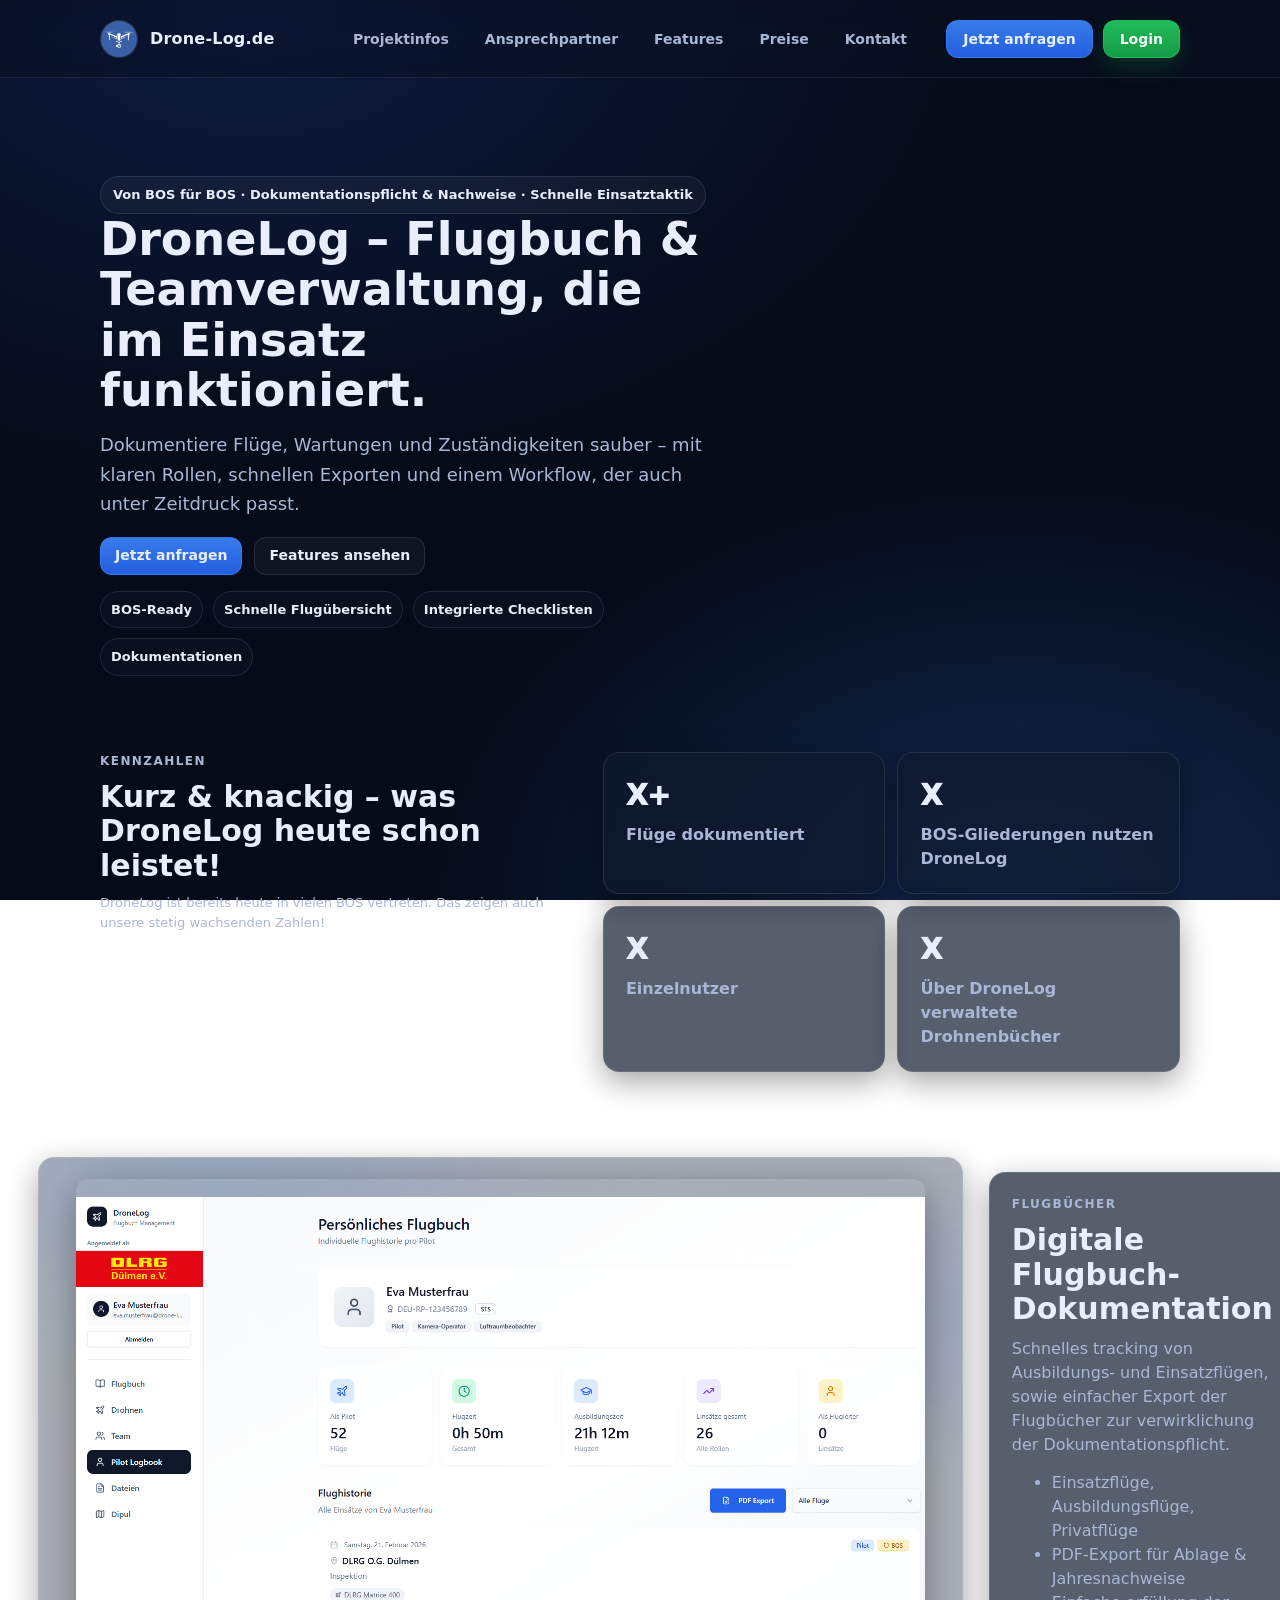
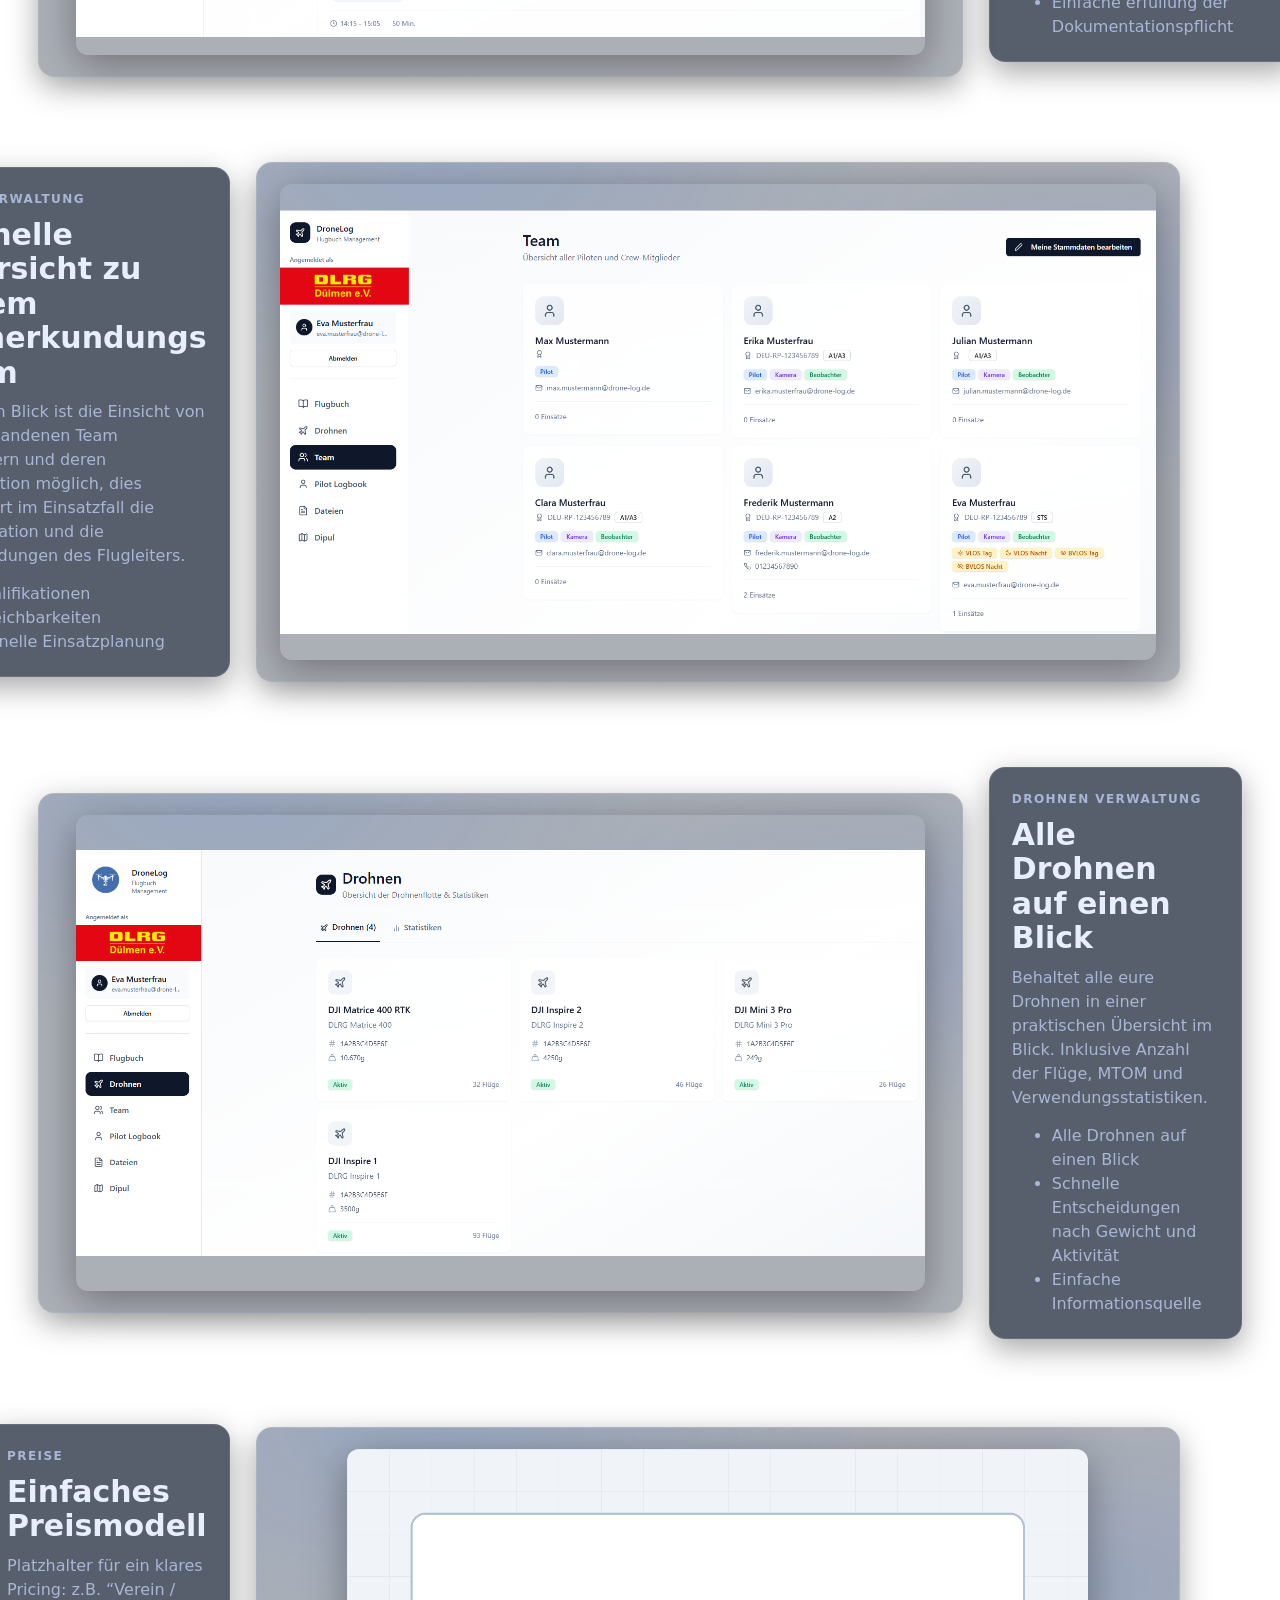
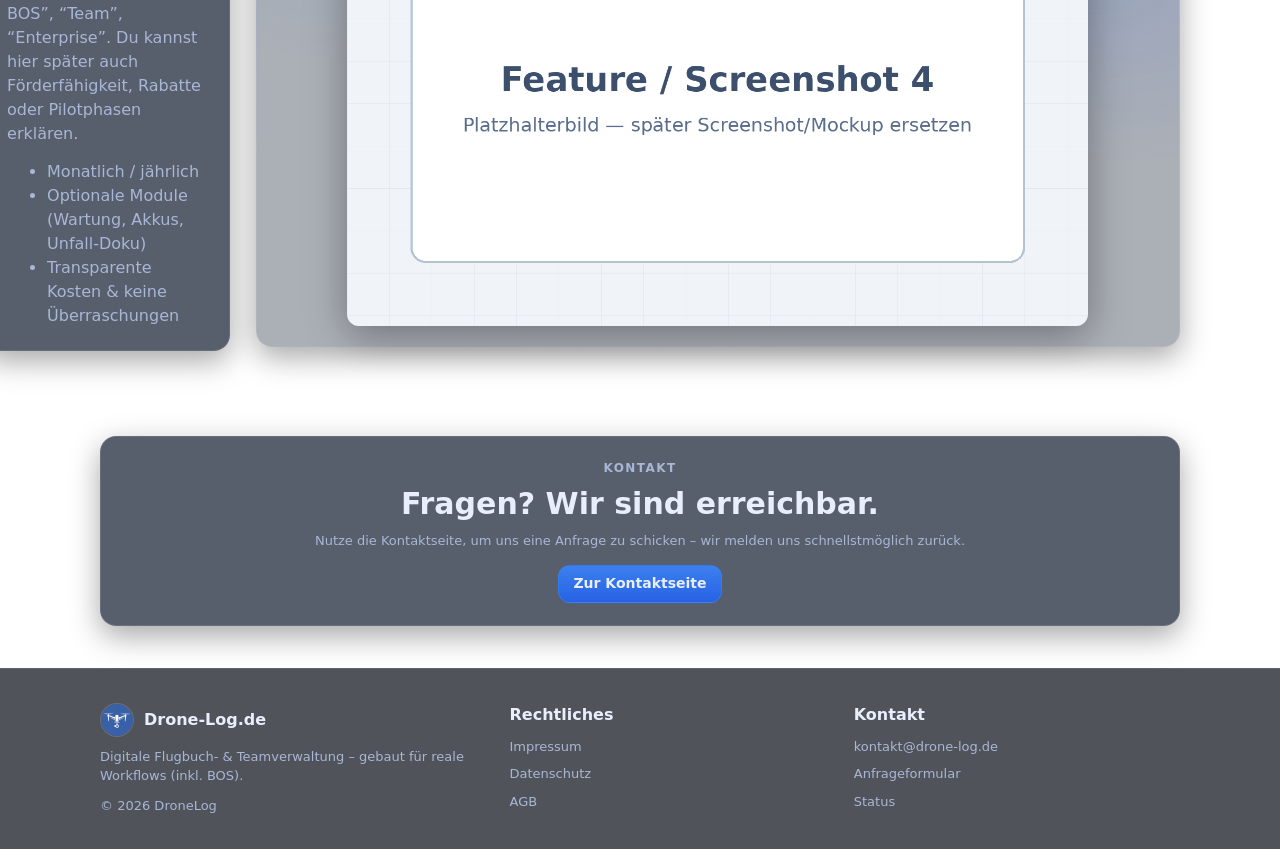
<file: index.html>
<!DOCTYPE html>

<html lang="de">
<head>
<meta charset="utf-8"/>
<meta content="width=device-width, initial-scale=1" name="viewport"/>
<title>DroneLog – Digitale Flugbuch- &amp; Teamverwaltung</title>
<meta content="DroneLog – digitale Flugbuch- und Teamverwaltung (BOS-Fokus). Export, Rollen, Nachweise und mehr." name="description"/>
<link as="style" href="assets/css/style.css?v=2" rel="preload"/>
<link href="assets/css/style.css?v=2" rel="stylesheet"/>
<!-- Lädt theme.json und setzt CSS-Variablen (dein Wunsch: Styles im JSON) -->
<script defer="" src="assets/js/applyTheme.js"></script>
<script defer="" src="assets/js/main.js"></script>
</head>
<body>
<div class="background-fixed"></div>
<a class="skip-link" href="#content">Zum Inhalt springen</a>
<header class="site-header">
<div class="container header-inner">
<a aria-label="DroneLog Startseite" class="brand" href="index.html#top">
<span class="brand-logo">
<img alt="DroneLog Logo" src="assets/img/logo-dronelog.jpg"/>
</span>
<span class="brand-name">Drone-Log.de</span>
</a>
<nav aria-label="Hauptnavigation" class="nav">
<a class="active" href="projektinfos.html">Projektinfos</a>
<a href="ansprechpartner.html">Ansprechpartner</a>
<a href="features.html">Features</a>
<a href="preise.html">Preise</a>
<a href="kontakt.html">Kontakt</a>
</nav>
<div class="header-actions">
<button aria-controls="mobileNav" aria-expanded="false" aria-label="Menü öffnen" class="btn burger" data-burger="" type="button"><span class="burger-box" aria-hidden="true"><span></span><span></span><span></span></span></button>
<a class="btn primary" href="anfragen.html">Jetzt anfragen</a>
<a class="btn" href="https://drone-log.de/" rel="noopener" target="_blank">Login</a>
</div>
</div>
<!-- Mobile Nav -->
<div class="mobile-nav" data-mobile-nav="" data-open="false" id="mobileNav"></div>
</header>
<main id="content">
<!-- HERO / Kurz-Infobereich -->

<section class="hero" id="top">
  <div class="container hero-grid">
    <div class="hero-copy">
      <div class="hero-badge">Von BOS für BOS · Dokumentationspflicht & Nachweise · Schnelle Einsatztaktik</div>
      <h1>DroneLog – Flugbuch &amp; Teamverwaltung, die im Einsatz funktioniert.</h1>
      <p class="lead">
        Dokumentiere Flüge, Wartungen und Zuständigkeiten sauber – mit klaren Rollen, schnellen Exporten und einem Workflow,
        der auch unter Zeitdruck passt.
      </p>

      <div class="hero-cta">
        <a class="btn primary" href="anfragen.html">Jetzt anfragen</a>
        <a class="btn ghost" href="features.html">Features ansehen</a>
      </div>

      <div class="hero-chips" aria-label="Highlights">
        <span class="chip">BOS-Ready</span>
        <span class="chip">Schnelle Flugübersicht</span>
        <span class="chip">Integrierte Checklisten</span>
        <span class="chip">Dokumentationen</span>
      </div>
    </div>

  </div>
</section>


<section class="section stats" aria-label="Kennzahlen">
  <div class="container">
    <div class="stats-inner">
      <div>
        <div class="kicker">Kennzahlen</div>
        <h2 style="margin-top:10px;">Kurz &amp; knackig – was DroneLog heute schon leistet!</h2>
        <p class="small" style="margin-top:8px;">DroneLog ist bereits heute in vielen BOS vertreten. Das zeigen auch unsere stetig wachsenden Zahlen!</p>
      </div>

      <div class="stats-grid">
        <div class="stat card pad">
          <div class="stat-num">X+</div>
          <div class="stat-lbl">Flüge dokumentiert</div>
        </div>
        <div class="stat card pad">
          <div class="stat-num">X</div>
          <div class="stat-lbl">BOS-Gliederungen nutzen DroneLog</div>
        </div>
        <div class="stat card pad">
          <div class="stat-num">X</div>
          <div class="stat-lbl">Einzelnutzer</div>
        </div>
        <div class="stat card pad">
          <div class="stat-num">X</div>
          <div class="stat-lbl">Über DroneLog verwaltete Drohnenbücher</div>
        </div>
      </div>
    </div>
  </div>
</section>

<!-- 5 Feature-Blöcke, abwechselnd Bild/Text links/rechts -->
<section class="section" id="projektinfos">
<div class="container-fluid feature">
<div class="card media">
<img alt="Platzhalter Screenshot 1" src="assets/img/feature-1.png"/>
</div>
<div class="card pad">
<div class="kicker">Flugbücher</div>
<h2>Digitale Flugbuch-Dokumentation</h2>
<p>
            Schnelles tracking von Ausbildungs- und Einsatzflügen, sowie einfacher Export der Flugbücher zur verwirklichung der Dokumentationspflicht.
          </p>
<ul>
<li>Einsatzflüge, Ausbildungsflüge, Privatflüge</li>
<li>PDF-Export für Ablage &amp; Jahresnachweise</li>
<li>Einfache erfüllung der Dokumentationspflicht</li>
</ul>
</div>
</div>
</section>
<section class="section" id="ansprechpartner">
<div class="container feature reverse">
<div class="card media">
<img alt="Platzhalter Screenshot 2" src="assets/img/feature-2.png"/ class="wide">
</div>
<div class="card pad">
<div class="kicker">Team-Verwaltung</div>
<h2>Schnelle Übersicht zu eurem Fernerkundungs Team</h2>
<p>
            Auf einen Blick ist die Einsicht von den vorhandenen Team Mitgliedern und deren Qualifikation möglich,
            dies erleichtert im Einsatzfall die Komunikation und die Entscheidungen des Flugleiters.
          </p>
<ul>
<li>Qualifikationen</li>
<li>Erreichbarkeiten</li>
<li>Schnelle Einsatzplanung</li>
</ul>
</div>
</div>
</section>
<section class="section" id="features">
<div class="container-fluid feature">
<div class="card media">
<img alt="Platzhalter Screenshot 3" src="assets/img/feature-3.png"/>
</div>
<div class="card pad">
<div class="kicker">Drohnen Verwaltung</div>
<h2>Alle Drohnen auf einen Blick</h2>
<p>
            Behaltet alle eure Drohnen in einer praktischen Übersicht im Blick. Inklusive Anzahl der Flüge, MTOM und Verwendungsstatistiken.
          </p>
<ul>
<li>Alle Drohnen auf einen Blick</li>
<li>Schnelle Entscheidungen nach Gewicht und Aktivität</li>
<li>Einfache Informationsquelle</li>
</ul>
</div>
</div>
</section>
<section class="section" id="preise">
<div class="container feature reverse">
<div class="card media">
<img alt="Platzhalter Screenshot 4" src="assets/img/feature-4.png"/ class="wide">
</div>
<div class="card pad">
<div class="kicker">Preise</div>
<h2>Einfaches Preismodell</h2>
<p>
            Platzhalter für ein klares Pricing: z.B. “Verein / BOS”, “Team”, “Enterprise”.
            Du kannst hier später auch Förderfähigkeit, Rabatte oder Pilotphasen erklären.
          </p>
<ul>
<li>Monatlich / jährlich</li>
<li>Optionale Module (Wartung, Akkus, Unfall-Doku)</li>
<li>Transparente Kosten &amp; keine Überraschungen</li>
</ul>
</div>
</div>
</section>

<section class="section" id="kontakt">
  <div class="container">
    <div class="card pad" style="text-align:center;">
      <div class="kicker">Kontakt</div>
      <h2 style="margin:10px 0 0;">Fragen? Wir sind erreichbar.</h2>
      <p class="small" style="margin:10px 0 0;">Nutze die Kontaktseite, um uns eine Anfrage zu schicken – wir melden uns schnellstmöglich zurück.</p>
      <div style="margin-top:14px;">
        <a class="btn primary" href="kontakt.html">Zur Kontaktseite</a>
      </div>
    </div>
  </div>
</section>

</main>
<!-- Partner Marquee
<div class="partner-sep" aria-hidden="true"></div>
<section class="partners" aria-label="Partner">
  <div class="container-fluid">
    <h2 class="partners-title">Partner</h2>
  </div>
  <div class="marquee" role="presentation">
    <div class="marquee__track">
      <div class="logo-pill"><img src="assets/img/partners/dlrg.png" alt="DLRG Logo"/></div>
      <div class="logo-pill"><img src="assets/img/partners/thw.png" alt="THW Logo"/></div>
      <div class="logo-pill"><img src="assets/img/partners/feuerwehr-duelmen.png" alt="Feuerwehr Dülmen Logo"/></div>
      <div class="logo-pill"><img src="assets/img/partners/drk.svg" alt="DRK Logo"/></div>
      <div class="logo-pill"><img src="assets/img/partners/brk.png" alt="BRK Logo"/></div>
      <div class="logo-pill"><img src="assets/img/partners/wasserwacht.png" alt="Wasserwacht Logo"/></div>
      <div class="logo-pill"><img src="assets/img/partners/polizei-nrw.svg" alt="Polizei Logo"/></div>
      <div class="logo-pill"><img src="assets/img/partners/rettungsdienst.png" alt="Rettungsdienst Logo"/></div>
      <div class="logo-pill"><img src="assets/img/partners/katastrophenschutz.svg" alt="KatS Logo"/></div>
      <div class="logo-pill"><img src="assets/img/partners/kommunal.svg" alt="Kommunal Logo"/></div>
      <div class="logo-pill"><img src="assets/img/partners/partner-1.svg" alt="Partner Logo"/></div>
      <div class="logo-pill"><img src="assets/img/partners/partner-2.svg" alt="Partner Logo"/></div>
      <div class="logo-pill"><img src="assets/img/partners/dlrg.png" alt="DLRG Logo"/></div>
      <div class="logo-pill"><img src="assets/img/partners/thw.png" alt="THW Logo"/></div>
      <div class="logo-pill"><img src="assets/img/partners/feuerwehr-duelmen.png" alt="Feuerwehr Dülmen Logo"/></div>
      <div class="logo-pill"><img src="assets/img/partners/drk.svg" alt="DRK Logo"/></div>
      <div class="logo-pill"><img src="assets/img/partners/brk.png" alt="BRK Logo"/></div>
      <div class="logo-pill"><img src="assets/img/partners/wasserwacht.png" alt="Wasserwacht Logo"/></div>
      <div class="logo-pill"><img src="assets/img/partners/polizei-nrw.svg" alt="Polizei Logo"/></div>
      <div class="logo-pill"><img src="assets/img/partners/rettungsdienst.png" alt="Rettungsdienst Logo"/></div>
      <div class="logo-pill"><img src="assets/img/partners/katastrophenschutz.svg" alt="KatS Logo"/></div>
      <div class="logo-pill"><img src="assets/img/partners/kommunal.svg" alt="Kommunal Logo"/></div>
      <div class="logo-pill"><img src="assets/img/partners/partner-1.svg" alt="Partner Logo"/></div>
      <div class="logo-pill"><img src="assets/img/partners/partner-2.svg" alt="Partner Logo"/></div>
    </div>
  </div>
</section> -->

<footer aria-label="Footer" class="footer">
<div class="container footer-grid">
<div>
<div style="display:flex; align-items:center; gap:10px; margin-bottom:10px;">
<span aria-hidden="true" class="brand-logo" style="width:34px; height:34px;">
<img alt="" src="assets/img/logo-dronelog.jpg"/>
</span>
<strong>Drone-Log.de</strong>
</div>
<div class="small">
          Digitale Flugbuch- &amp; Teamverwaltung – gebaut für reale Workflows (inkl. BOS).
        </div>
<div class="small" style="margin-top:10px;">© <span id="year"></span> DroneLog</div>
<script>document.getElementById('year').textContent = new Date().getFullYear();</script>
</div>
<div>
<strong>Rechtliches</strong>
<div class="small" style="margin-top:10px; display:grid; gap:8px;">
<a href="impressum.html">Impressum</a>
<a href="datenschutz.html">Datenschutz</a>
<a href="agb.html">AGB</a>
</div>
</div>
<div>
<strong>Kontakt</strong>
<div class="small" style="margin-top:10px; display:grid; gap:8px;">
<a href="mailto:kontakt@drone-log.de">kontakt@drone-log.de</a>
<a href="kontakt.html#kontakt">Anfrageformular</a>
<a href="status.html">Status</a>
</div>
</div>
</div>
</footer>
</body>
</html>
</file>
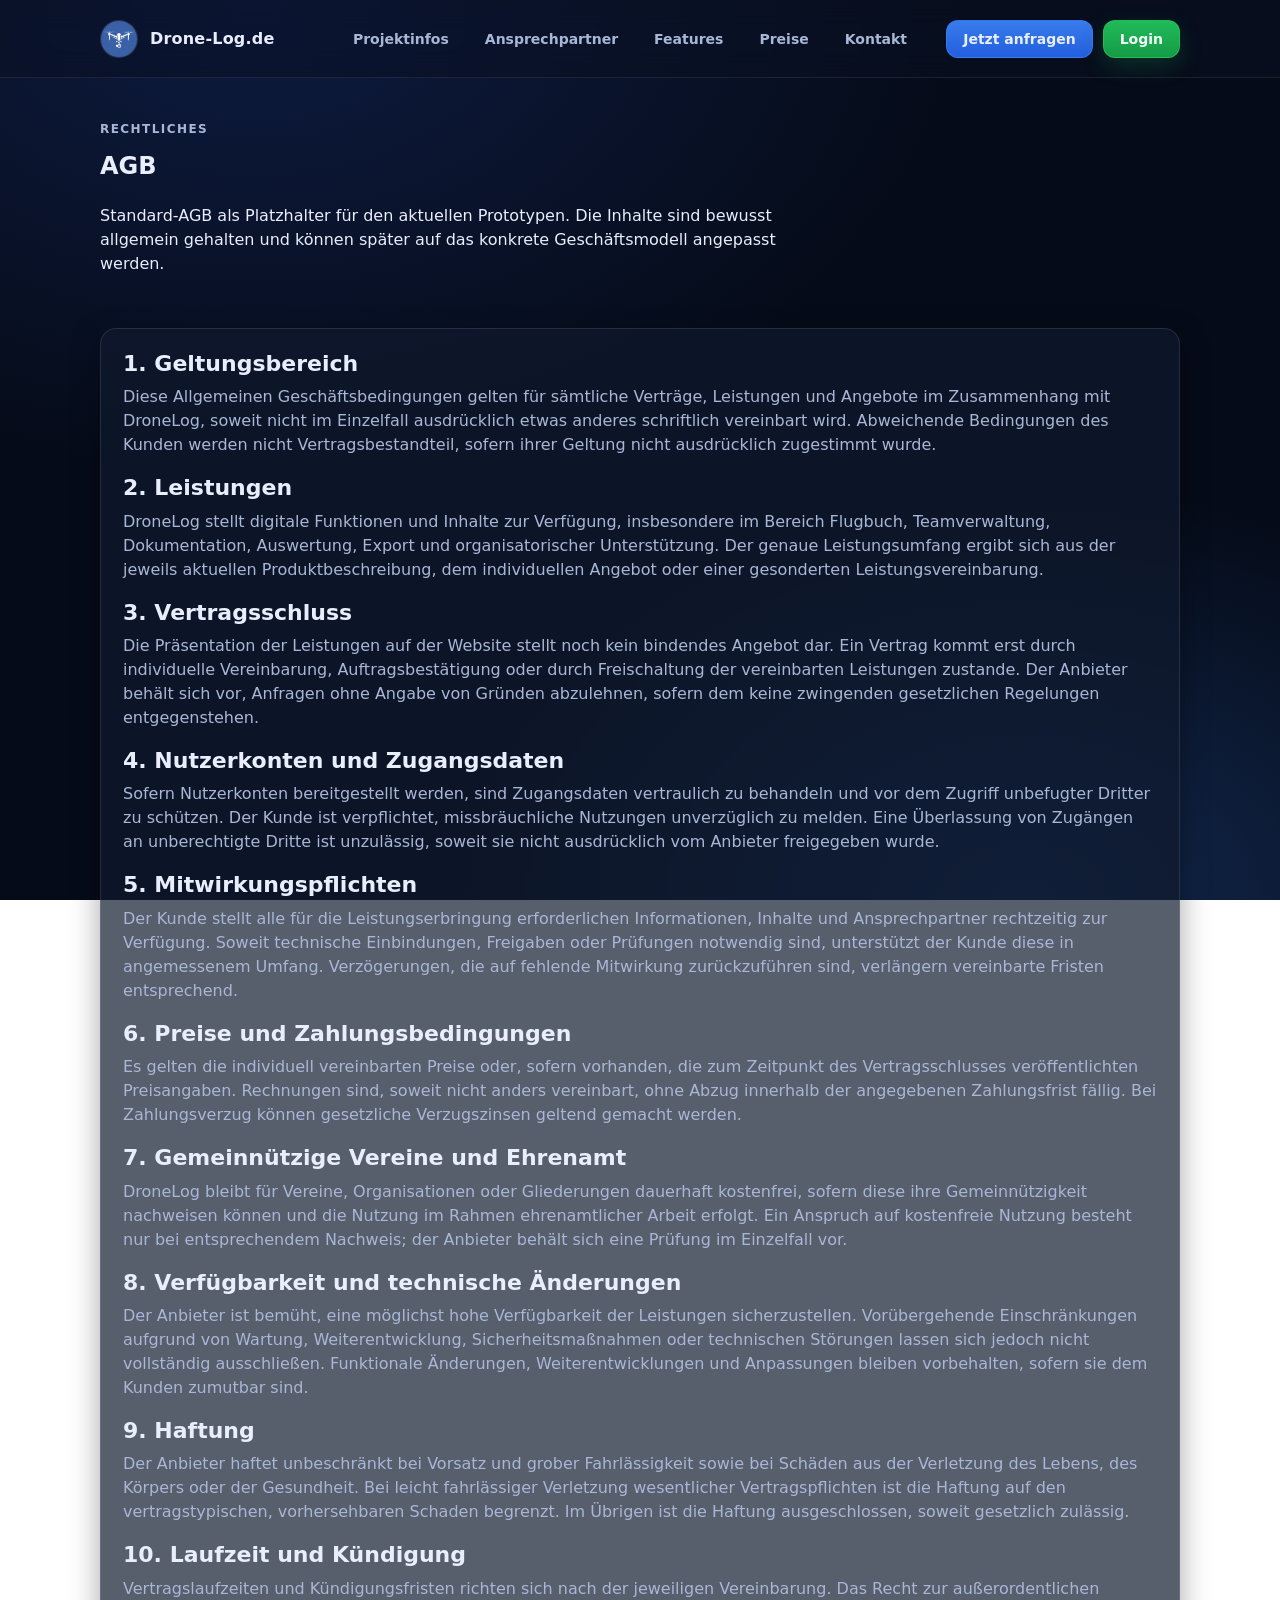
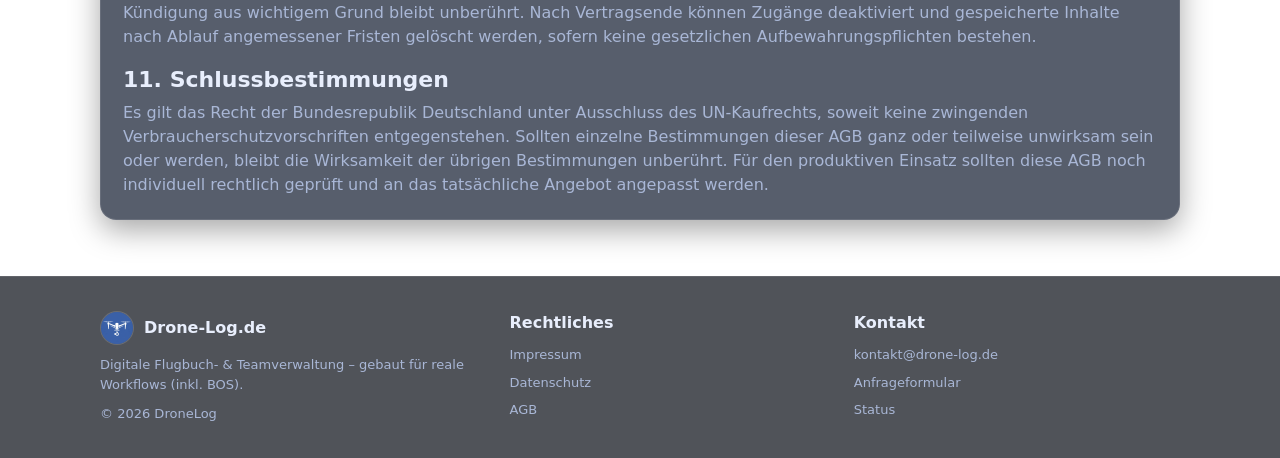
<file: agb.html>
<!DOCTYPE html>
<html lang="de"><head>
<meta charset="utf-8"/>
<meta content="width=device-width, initial-scale=1" name="viewport"/>
<title>AGB – DroneLog</title>
<meta content="DroneLog – digitale Flugbuch- und Teamverwaltung (BOS-Fokus). Export, Rollen, Nachweise und mehr." name="description"/>
<link as="style" href="assets/css/style.css?v=3" rel="preload"/>
<link href="assets/css/style.css?v=3" rel="stylesheet"/>
<script defer="" src="assets/js/applyTheme.js"></script>
<script defer="" src="assets/js/main.js"></script>
<link rel="icon" type="image/png" sizes="32x32" href="assets/img/favicon-32.png">
<link rel="icon" type="image/png" sizes="16x16" href="assets/img/favicon-16.png">
<link rel="apple-touch-icon" sizes="180x180" href="assets/img/apple-touch-icon.png">
<link rel="icon" type="image/png" sizes="512x512" href="assets/img/favicon-512.png">
</head><body>
<div class="background-fixed"></div><header class="site-header">
<div class="container header-inner">
<a aria-label="DroneLog Startseite" class="brand" href="index.html#top">
<span class="brand-logo">
<img alt="DroneLog Logo" src="assets/img/logo-dronelog.jpg"/>
</span>
<span class="brand-name">Drone-Log.de</span>
</a>
<nav aria-label="Hauptnavigation" class="nav">
<a href="projektinfos.html">Projektinfos</a>
<a href="ansprechpartner.html">Ansprechpartner</a>
<a href="features.html">Features</a>
<a href="preise.html">Preise</a>
<a href="kontakt.html">Kontakt</a>
</nav>
<div class="header-actions">
<button aria-controls="mobileNav" aria-expanded="false" aria-label="Menü öffnen" class="btn burger" data-burger="" type="button"><span class="burger-box" aria-hidden="true"><span></span><span></span><span></span></span></button>
<a class="btn primary" href="anfragen.html">Jetzt anfragen</a>
<a class="btn" href="https://drone-log.de/" rel="noopener" target="_blank">Login</a>
</div>
</div>
<div class="mobile-nav" data-mobile-nav="" data-open="false" id="mobileNav"></div>
</header>
<main class="legal-page">
  <section class="container legal-wrap">
    <div class="legal-hero">
      <div class="kicker">Rechtliches</div>
      <h1 style="margin-top:10px;">AGB</h1>
      <p class="lead" style="margin-top:10px; max-width:72ch;">Standard-AGB als Platzhalter für den aktuellen Prototypen. Die Inhalte sind bewusst allgemein gehalten und können später auf das konkrete Geschäftsmodell angepasst werden.</p>
    </div>

    <div class="card pad legal-content">
      <section>
        <h2>1. Geltungsbereich</h2>
        <p>Diese Allgemeinen Geschäftsbedingungen gelten für sämtliche Verträge, Leistungen und Angebote im Zusammenhang mit DroneLog, soweit nicht im Einzelfall ausdrücklich etwas anderes schriftlich vereinbart wird. Abweichende Bedingungen des Kunden werden nicht Vertragsbestandteil, sofern ihrer Geltung nicht ausdrücklich zugestimmt wurde.</p>
      </section>
      <section>
        <h2>2. Leistungen</h2>
        <p>DroneLog stellt digitale Funktionen und Inhalte zur Verfügung, insbesondere im Bereich Flugbuch, Teamverwaltung, Dokumentation, Auswertung, Export und organisatorischer Unterstützung. Der genaue Leistungsumfang ergibt sich aus der jeweils aktuellen Produktbeschreibung, dem individuellen Angebot oder einer gesonderten Leistungsvereinbarung.</p>
      </section>
      <section>
        <h2>3. Vertragsschluss</h2>
        <p>Die Präsentation der Leistungen auf der Website stellt noch kein bindendes Angebot dar. Ein Vertrag kommt erst durch individuelle Vereinbarung, Auftragsbestätigung oder durch Freischaltung der vereinbarten Leistungen zustande. Der Anbieter behält sich vor, Anfragen ohne Angabe von Gründen abzulehnen, sofern dem keine zwingenden gesetzlichen Regelungen entgegenstehen.</p>
      </section>
      <section>
        <h2>4. Nutzerkonten und Zugangsdaten</h2>
        <p>Sofern Nutzerkonten bereitgestellt werden, sind Zugangsdaten vertraulich zu behandeln und vor dem Zugriff unbefugter Dritter zu schützen. Der Kunde ist verpflichtet, missbräuchliche Nutzungen unverzüglich zu melden. Eine Überlassung von Zugängen an unberechtigte Dritte ist unzulässig, soweit sie nicht ausdrücklich vom Anbieter freigegeben wurde.</p>
      </section>
      <section>
        <h2>5. Mitwirkungspflichten</h2>
        <p>Der Kunde stellt alle für die Leistungserbringung erforderlichen Informationen, Inhalte und Ansprechpartner rechtzeitig zur Verfügung. Soweit technische Einbindungen, Freigaben oder Prüfungen notwendig sind, unterstützt der Kunde diese in angemessenem Umfang. Verzögerungen, die auf fehlende Mitwirkung zurückzuführen sind, verlängern vereinbarte Fristen entsprechend.</p>
      </section>
      <section>
        <h2>6. Preise und Zahlungsbedingungen</h2>
        <p>Es gelten die individuell vereinbarten Preise oder, sofern vorhanden, die zum Zeitpunkt des Vertragsschlusses veröffentlichten Preisangaben. Rechnungen sind, soweit nicht anders vereinbart, ohne Abzug innerhalb der angegebenen Zahlungsfrist fällig. Bei Zahlungsverzug können gesetzliche Verzugszinsen geltend gemacht werden.</p>
      </section>
      <section>
        <h2>7. Gemeinnützige Vereine und Ehrenamt</h2>
        <p>DroneLog bleibt für Vereine, Organisationen oder Gliederungen dauerhaft kostenfrei, sofern diese ihre Gemeinnützigkeit nachweisen können und die Nutzung im Rahmen ehrenamtlicher Arbeit erfolgt. Ein Anspruch auf kostenfreie Nutzung besteht nur bei entsprechendem Nachweis; der Anbieter behält sich eine Prüfung im Einzelfall vor.</p>
      </section>
      <section>
        <h2>8. Verfügbarkeit und technische Änderungen</h2>
        <p>Der Anbieter ist bemüht, eine möglichst hohe Verfügbarkeit der Leistungen sicherzustellen. Vorübergehende Einschränkungen aufgrund von Wartung, Weiterentwicklung, Sicherheitsmaßnahmen oder technischen Störungen lassen sich jedoch nicht vollständig ausschließen. Funktionale Änderungen, Weiterentwicklungen und Anpassungen bleiben vorbehalten, sofern sie dem Kunden zumutbar sind.</p>
      </section>
      <section>
        <h2>9. Haftung</h2>
        <p>Der Anbieter haftet unbeschränkt bei Vorsatz und grober Fahrlässigkeit sowie bei Schäden aus der Verletzung des Lebens, des Körpers oder der Gesundheit. Bei leicht fahrlässiger Verletzung wesentlicher Vertragspflichten ist die Haftung auf den vertragstypischen, vorhersehbaren Schaden begrenzt. Im Übrigen ist die Haftung ausgeschlossen, soweit gesetzlich zulässig.</p>
      </section>
      <section>
        <h2>10. Laufzeit und Kündigung</h2>
        <p>Vertragslaufzeiten und Kündigungsfristen richten sich nach der jeweiligen Vereinbarung. Das Recht zur außerordentlichen Kündigung aus wichtigem Grund bleibt unberührt. Nach Vertragsende können Zugänge deaktiviert und gespeicherte Inhalte nach Ablauf angemessener Fristen gelöscht werden, sofern keine gesetzlichen Aufbewahrungspflichten bestehen.</p>
      </section>
      <section>
        <h2>11. Schlussbestimmungen</h2>
        <p>Es gilt das Recht der Bundesrepublik Deutschland unter Ausschluss des UN-Kaufrechts, soweit keine zwingenden Verbraucherschutzvorschriften entgegenstehen. Sollten einzelne Bestimmungen dieser AGB ganz oder teilweise unwirksam sein oder werden, bleibt die Wirksamkeit der übrigen Bestimmungen unberührt. Für den produktiven Einsatz sollten diese AGB noch individuell rechtlich geprüft und an das tatsächliche Angebot angepasst werden.</p>
      </section>
    </div>
  </section>
</main><footer aria-label="Footer" class="footer">
<div class="container footer-grid">
<div>
<div style="display:flex; align-items:center; gap:10px; margin-bottom:10px;">
<span aria-hidden="true" class="brand-logo" style="width:34px; height:34px;">
<img alt="" src="assets/img/logo-dronelog.jpg"/>
</span>
<strong>Drone-Log.de</strong>
</div>
<div class="small">
          Digitale Flugbuch- &amp; Teamverwaltung – gebaut für reale Workflows (inkl. BOS).
        </div>
<div class="small" style="margin-top:10px;">© <span id="year"></span> DroneLog</div>
<script>document.getElementById('year').textContent = new Date().getFullYear();</script>
</div>
<div>
<strong>Rechtliches</strong>
<div class="small" style="margin-top:10px; display:grid; gap:8px;">
<a href="impressum.html">Impressum</a>
<a href="datenschutz.html">Datenschutz</a>
<a href="agb.html">AGB</a>
</div>
</div>
<div>
<strong>Kontakt</strong>
<div class="small" style="margin-top:10px; display:grid; gap:8px;">
<a href="mailto:kontakt@drone-log.de">kontakt@drone-log.de</a>
<a href="kontakt.html#kontakt">Anfrageformular</a>
<a href="status.html">Status</a>
</div>
</div>
</div>
</footer></body></html>
</file>
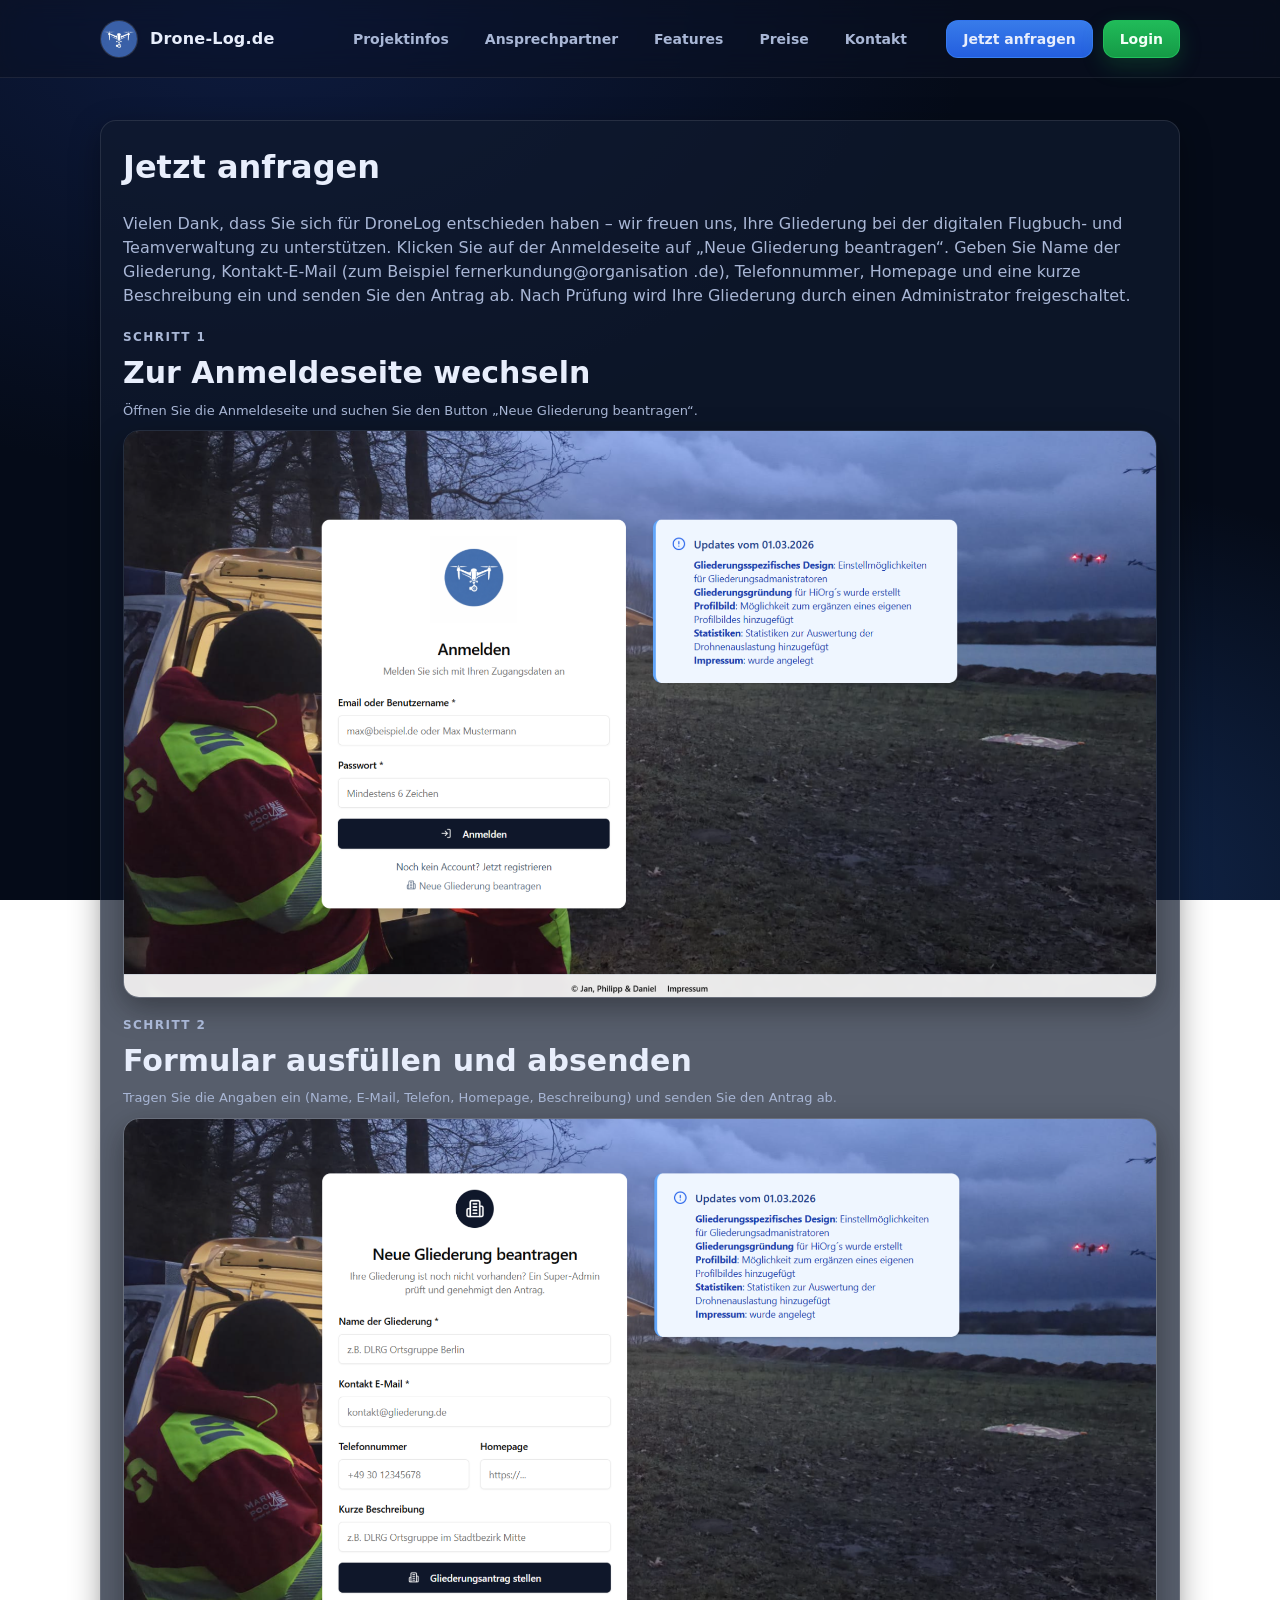
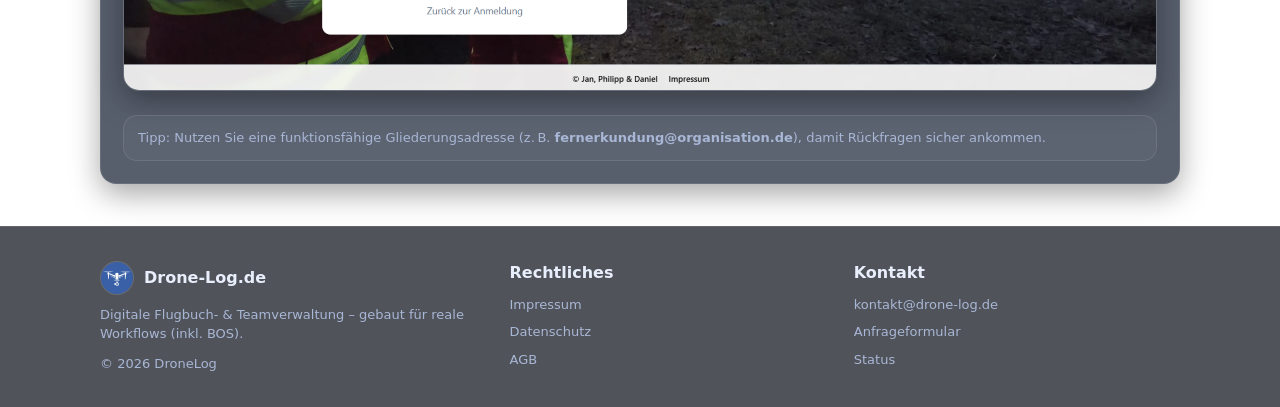
<file: anfragen.html>
<!DOCTYPE html>
<html lang="de"><head>
<meta charset="utf-8"/>
<meta content="width=device-width, initial-scale=1" name="viewport"/>
<title>Anfragen</title>
<meta content="DroneLog – digitale Flugbuch- und Teamverwaltung (BOS-Fokus). Export, Rollen, Nachweise und mehr." name="description"/>
<link as="style" href="assets/css/style.css?v=2" rel="preload"/>
<link href="assets/css/style.css?v=2" rel="stylesheet"/>
<script defer="" src="assets/js/applyTheme.js"></script>
<script defer="" src="assets/js/main.js"></script>
  <link rel="icon" type="image/png" sizes="32x32" href="assets/img/favicon-32.png">
  <link rel="icon" type="image/png" sizes="16x16" href="assets/img/favicon-16.png">
  <link rel="apple-touch-icon" sizes="180x180" href="assets/img/apple-touch-icon.png">
  <link rel="icon" type="image/png" sizes="512x512" href="assets/img/favicon-512.png">

</head><body>
<div class="background-fixed"></div><header class="site-header">
<div class="container header-inner">
<a aria-label="DroneLog Startseite" class="brand" href="index.html#top">
<span class="brand-logo">
<img alt="DroneLog Logo" src="assets/img/logo-dronelog.jpg"/>
</span>
<span class="brand-name">Drone-Log.de</span>
</a>
<nav aria-label="Hauptnavigation" class="nav">
<a class="active" href="projektinfos.html">Projektinfos</a>
<a href="ansprechpartner.html">Ansprechpartner</a>
<a href="features.html">Features</a>
<a href="preise.html">Preise</a>
<a href="kontakt.html">Kontakt</a>
</nav>
<div class="header-actions">
<button aria-controls="mobileNav" aria-expanded="false" aria-label="Menü öffnen" class="btn burger" data-burger="" type="button"><span class="burger-box" aria-hidden="true"><span></span><span></span><span></span></span></button>
<a class="btn primary" href="anfragen.html">Jetzt anfragen</a>
<a class="btn" href="https://drone-log.de/" rel="noopener" target="_blank">Login</a>
</div>
</div>
<!-- Mobile Nav -->
<div class="mobile-nav" data-mobile-nav="" data-open="false" id="mobileNav"></div>
</header>
<main id="content" class="section">
  <div class="container">
    <div class="card pad">
      <h1 style="margin-top:0;">Jetzt anfragen</h1>
      <p style="margin-top:10px;">Vielen Dank, dass Sie sich für DroneLog entschieden haben – wir freuen uns, Ihre Gliederung bei der digitalen Flugbuch- und Teamverwaltung zu unterstützen. Klicken Sie auf der Anmeldeseite auf „Neue Gliederung beantragen“. Geben Sie Name der Gliederung, Kontakt‑E‑Mail (zum Beispiel fernerkundung@organisation
        .de), Telefonnummer, Homepage und eine kurze Beschreibung ein und senden Sie den Antrag ab. Nach Prüfung wird Ihre Gliederung durch einen Administrator freigeschaltet.</p>

      <div style="display:grid; gap:18px; margin-top:20px;">
        <div style="display:grid; gap:10px;">
          <div class="kicker">Schritt 1</div>
          <h2 style="margin:0;">Zur Anmeldeseite wechseln</h2>
          <p class="small" style="margin:0;">Öffnen Sie die Anmeldeseite und suchen Sie den Button „Neue Gliederung beantragen“.</p>
          <img src="assets/img/anleitung-login.png" alt="Anmeldeseite mit Hinweis auf Neue Gliederung beantragen" style="width:100%; border-radius:16px; border:1px solid var(--c-border); box-shadow: var(--e-shadow);">
        </div>

        <div style="display:grid; gap:10px;">
          <div class="kicker">Schritt 2</div>
          <h2 style="margin:0;">Formular ausfüllen und absenden</h2>
          <p class="small" style="margin:0;">Tragen Sie die Angaben ein (Name, E‑Mail, Telefon, Homepage, Beschreibung) und senden Sie den Antrag ab.</p>
          <img src="assets/img/anleitung-neue-gliederung.png" alt="Formular Neue Gliederung beantragen" style="width:100%; border-radius:16px; border:1px solid var(--c-border); box-shadow: var(--e-shadow);">
        </div>

        <div class="small" style="margin-top:6px; padding:12px 14px; border:1px solid var(--c-border); border-radius:14px; background:rgba(255,255,255,0.03);">
          Tipp: Nutzen Sie eine funktionsfähige Gliederungsadresse (z. B. <strong>fernerkundung@organisation.de</strong>), damit Rückfragen sicher ankommen.
        </div>
      </div>
    </div>
  </div>
</main>
<!-- Partner Marquee -->
<footer aria-label="Footer" class="footer">
<div class="container footer-grid">
<div>
<div style="display:flex; align-items:center; gap:10px; margin-bottom:10px;">
<span aria-hidden="true" class="brand-logo" style="width:34px; height:34px;">
<img alt="" src="assets/img/logo-dronelog.jpg"/>
</span>
<strong>Drone-Log.de</strong>
</div>
<div class="small">
          Digitale Flugbuch- &amp; Teamverwaltung – gebaut für reale Workflows (inkl. BOS).
        </div>
<div class="small" style="margin-top:10px;">© <span id="year"></span> DroneLog</div>
<script>document.getElementById('year').textContent = new Date().getFullYear();</script>
</div>
<div>
<strong>Rechtliches</strong>
<div class="small" style="margin-top:10px; display:grid; gap:8px;">
<a href="impressum.html">Impressum</a>
<a href="datenschutz.html">Datenschutz</a>
<a href="agb.html">AGB</a>
</div>
</div>
<div>
<strong>Kontakt</strong>
<div class="small" style="margin-top:10px; display:grid; gap:8px;">
<a href="mailto:kontakt@drone-log.de">kontakt@drone-log.de</a>
<a href="kontakt.html#kontakt">Anfrageformular</a>
<a href="status.html">Status</a>
</div>
</div>
</div>
</footer></body></html>
</file>
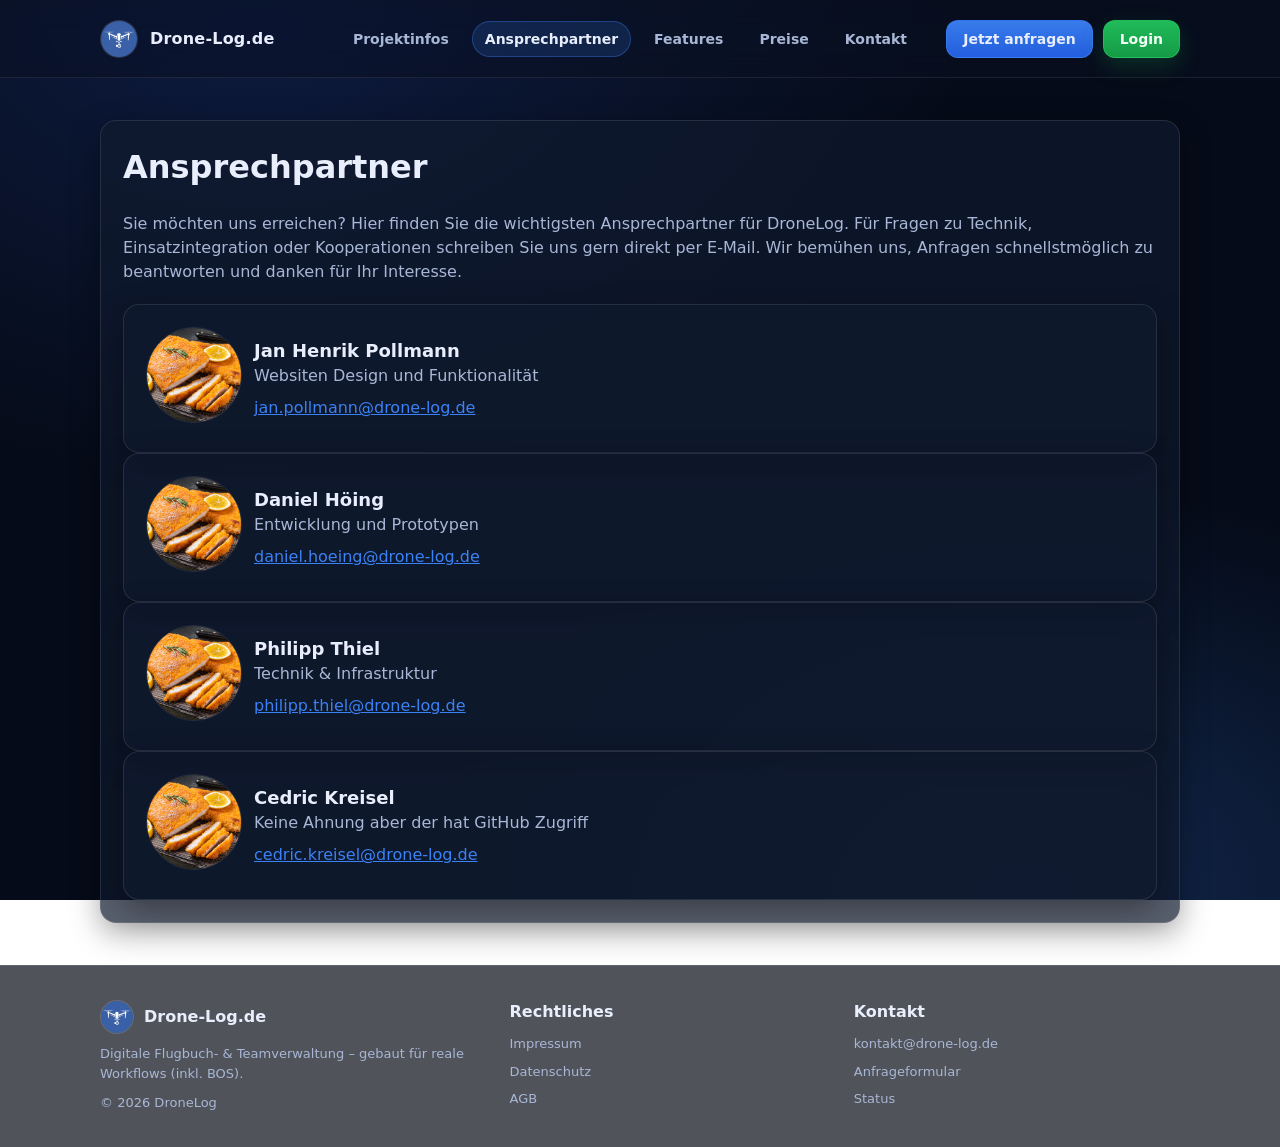
<file: ansprechpartner.html>
<!DOCTYPE html>
<html lang="de"><head>
<meta charset="utf-8"/>
<meta content="width=device-width, initial-scale=1" name="viewport"/>
<title>Ansprechpartner</title>
<meta content="DroneLog – digitale Flugbuch- und Teamverwaltung (BOS-Fokus). Export, Rollen, Nachweise und mehr." name="description"/>
<link as="style" href="assets/css/style.css?v=2" rel="preload"/>
<link href="assets/css/style.css?v=2" rel="stylesheet"/>
<!-- Lädt theme.json und setzt CSS-Variablen (dein Wunsch: Styles im JSON) -->
<script defer="" src="assets/js/applyTheme.js"></script>
<script defer="" src="assets/js/main.js"></script>
</head><body>
<div class="background-fixed"></div><header class="site-header">
<div class="container header-inner">
<a aria-label="DroneLog Startseite" class="brand" href="index.html#top">
<span class="brand-logo">
<img alt="DroneLog Logo" src="assets/img/logo-dronelog.jpg"/>
</span>
<span class="brand-name">Drone-Log.de</span>
</a>
<nav aria-label="Hauptnavigation" class="nav">
<a class="active" href="projektinfos.html">Projektinfos</a>
<a href="ansprechpartner.html">Ansprechpartner</a>
<a href="features.html">Features</a>
<a href="preise.html">Preise</a>
<a href="kontakt.html">Kontakt</a>
</nav>
<div class="header-actions">
<button aria-controls="mobileNav" aria-expanded="false" aria-label="Menü öffnen" class="btn burger" data-burger="" type="button"><span class="burger-box" aria-hidden="true"><span></span><span></span><span></span></span></button>
<a class="btn primary" href="anfragen.html">Jetzt anfragen</a>
<a class="btn" href="https://drone-log.de/" rel="noopener" target="_blank">Login</a>
</div>
</div>
<!-- Mobile Nav -->
<div class="mobile-nav" data-mobile-nav="" data-open="false" id="mobileNav"></div>
</header>
<main id="content" class="section">
  <div class="container">
    <div class="card pad">
      <h1 style="margin-top:0;">Ansprechpartner</h1>
      <p style="margin-top:10px;">Sie möchten uns erreichen? Hier finden Sie die wichtigsten Ansprechpartner für DroneLog. Für Fragen zu Technik, Einsatzintegration oder Kooperationen schreiben Sie uns gern direkt per E‑Mail. Wir bemühen uns, Anfragen schnellstmöglich zu beantworten und danken für Ihr Interesse.</p>

      <div class="grid-three" style="margin-top:20px; gap:18px;">

      <div class="card pad" style="display:flex; gap:12px; align-items:center;">
        <div style="flex:0 0 96px;">
          <img src="assets/img/team/jan-henrik-pollmann.png" alt="Jan Henrik Pollmann" style="width:96px; height:96px; border-radius:999px; object-fit:cover; border:1px solid var(--c-border);">
        </div>
        <div style="flex:1;">
          <strong style="display:block; font-size:18px;">Jan Henrik Pollmann</strong>
          <div style="color:var(--c-muted); margin-bottom:8px;">Websiten Design und Funktionalität</div>
          <a href="mailto:jan.pollmann@drone-log.de" style="color:var(--c-primary); text-decoration:underline;">jan.pollmann@drone-log.de</a>
        </div>
      </div>

      <div class="card pad" style="display:flex; gap:12px; align-items:center;">
        <div style="flex:0 0 96px;">
          <img src="assets/img/team/daniel-hoeing.png" alt="Daniel Höing" style="width:96px; height:96px; border-radius:999px; object-fit:cover; border:1px solid var(--c-border);">
        </div>
        <div style="flex:1;">
          <strong style="display:block; font-size:18px;">Daniel Höing</strong>
          <div style="color:var(--c-muted); margin-bottom:8px;">Entwicklung und Prototypen</div>
          <a href="mailto:daniel.hoeing@drone-log.de" style="color:var(--c-primary); text-decoration:underline;">daniel.hoeing@drone-log.de</a>
        </div>
      </div>
    
      <div class="card pad" style="display:flex; gap:12px; align-items:center;">
        <div style="flex:0 0 96px;">
          <img src="assets/img/team/philipp-thiel.png" alt="Philipp Thiel" style="width:96px; height:96px; border-radius:999px; object-fit:cover; border:1px solid var(--c-border);">
        </div>
        <div style="flex:1;">
          <strong style="display:block; font-size:18px;">Philipp Thiel</strong>
          <div style="color:var(--c-muted); margin-bottom:8px;">Technik & Infrastruktur</div>
          <a href="mailto:philipp.thiel@drone-log.de" style="color:var(--c-primary); text-decoration:underline;">philipp.thiel@drone-log.de</a>
        </div>
      </div>
    
      <div class="card pad" style="display:flex; gap:12px; align-items:center;">
        <div style="flex:0 0 96px;">
          <img src="assets/img/team/cedric-kreisel.png" alt="Cedric Kreisel" style="width:96px; height:96px; border-radius:999px; object-fit:cover; border:1px solid var(--c-border);">
        </div>
        <div style="flex:1;">
          <strong style="display:block; font-size:18px;">Cedric Kreisel</strong>
          <div style="color:var(--c-muted); margin-bottom:8px;">Keine Ahnung aber der hat GitHub Zugriff</div>
          <a href="mailto:cedric.kreisel@drone-log.de" style="color:var(--c-primary); text-decoration:underline;">cedric.kreisel@drone-log.de</a>
        </div>
      </div>
    

    
      </div>
    </div>
  </div>
</main>

<footer aria-label="Footer" class="footer">
<div class="container footer-grid">
<div>
<div style="display:flex; align-items:center; gap:10px; margin-bottom:10px;">
<span aria-hidden="true" class="brand-logo" style="width:34px; height:34px;">
<img alt="" src="assets/img/logo-dronelog.jpg"/>
</span>
<strong>Drone-Log.de</strong>
</div>
<div class="small">
          Digitale Flugbuch- &amp; Teamverwaltung – gebaut für reale Workflows (inkl. BOS).
        </div>
<div class="small" style="margin-top:10px;">© <span id="year"></span> DroneLog</div>
<script>document.getElementById('year').textContent = new Date().getFullYear();</script>
</div>
<div>
<strong>Rechtliches</strong>
<div class="small" style="margin-top:10px; display:grid; gap:8px;">
<a href="impressum.html">Impressum</a>
<a href="datenschutz.html">Datenschutz</a>
<a href="agb.html">AGB</a>
</div>
</div>
<div>
<strong>Kontakt</strong>
<div class="small" style="margin-top:10px; display:grid; gap:8px;">
<a href="mailto:kontakt@drone-log.de">kontakt@drone-log.de</a>
<a href="kontakt.html#kontakt">Anfrageformular</a>
<a href="status.html">Status</a>
</div>
</div>
</div>
</footer></body></html>
</file>
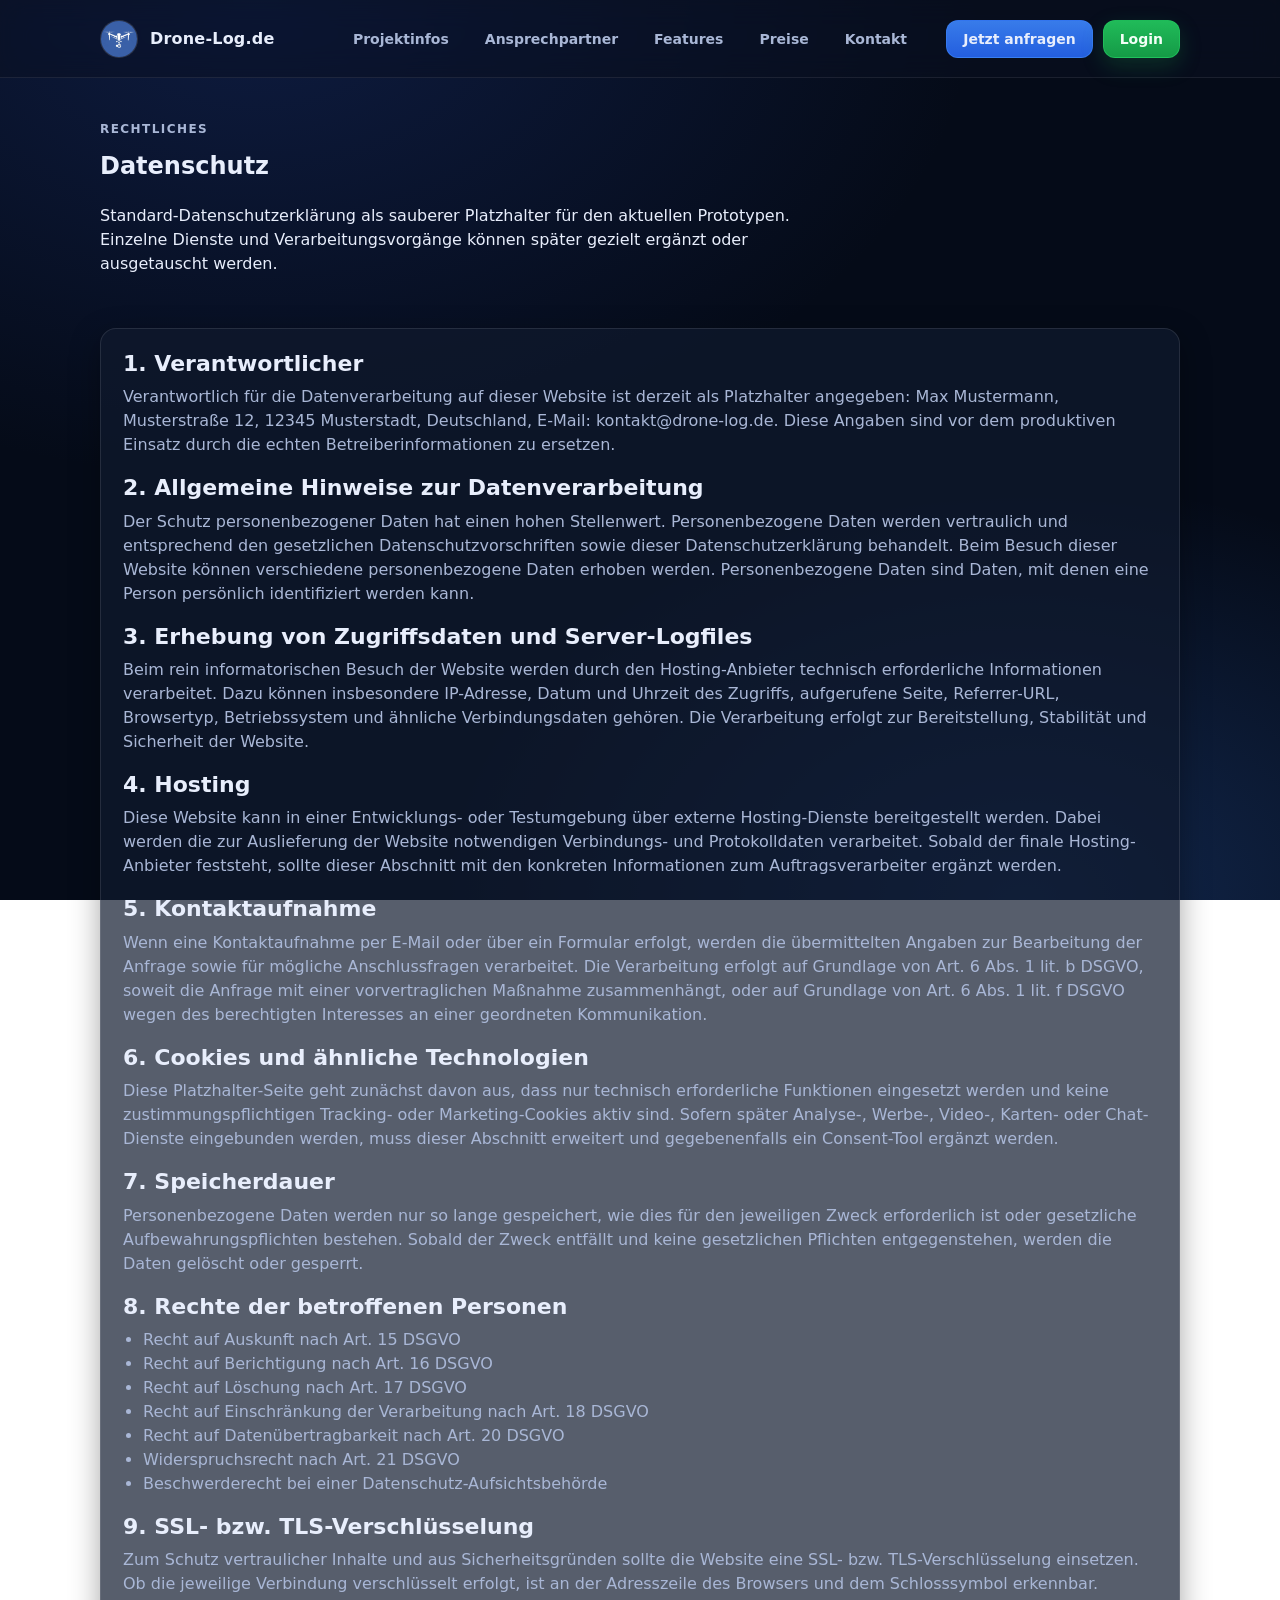
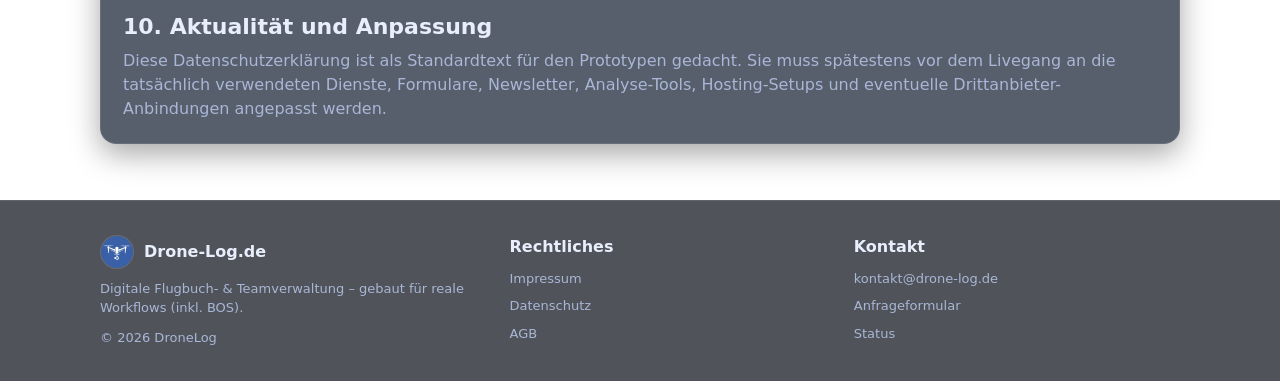
<file: datenschutz.html>
<!DOCTYPE html>
<html lang="de"><head>
<meta charset="utf-8"/>
<meta content="width=device-width, initial-scale=1" name="viewport"/>
<title>Datenschutz – DroneLog</title>
<meta content="DroneLog – digitale Flugbuch- und Teamverwaltung (BOS-Fokus). Export, Rollen, Nachweise und mehr." name="description"/>
<link as="style" href="assets/css/style.css?v=3" rel="preload"/>
<link href="assets/css/style.css?v=3" rel="stylesheet"/>
<script defer="" src="assets/js/applyTheme.js"></script>
<script defer="" src="assets/js/main.js"></script>
<link rel="icon" type="image/png" sizes="32x32" href="assets/img/favicon-32.png">
<link rel="icon" type="image/png" sizes="16x16" href="assets/img/favicon-16.png">
<link rel="apple-touch-icon" sizes="180x180" href="assets/img/apple-touch-icon.png">
<link rel="icon" type="image/png" sizes="512x512" href="assets/img/favicon-512.png">
</head><body>
<div class="background-fixed"></div><header class="site-header">
<div class="container header-inner">
<a aria-label="DroneLog Startseite" class="brand" href="index.html#top">
<span class="brand-logo">
<img alt="DroneLog Logo" src="assets/img/logo-dronelog.jpg"/>
</span>
<span class="brand-name">Drone-Log.de</span>
</a>
<nav aria-label="Hauptnavigation" class="nav">
<a href="projektinfos.html">Projektinfos</a>
<a href="ansprechpartner.html">Ansprechpartner</a>
<a href="features.html">Features</a>
<a href="preise.html">Preise</a>
<a href="kontakt.html">Kontakt</a>
</nav>
<div class="header-actions">
<button aria-controls="mobileNav" aria-expanded="false" aria-label="Menü öffnen" class="btn burger" data-burger="" type="button"><span class="burger-box" aria-hidden="true"><span></span><span></span><span></span></span></button>
<a class="btn primary" href="anfragen.html">Jetzt anfragen</a>
<a class="btn" href="https://drone-log.de/" rel="noopener" target="_blank">Login</a>
</div>
</div>
<div class="mobile-nav" data-mobile-nav="" data-open="false" id="mobileNav"></div>
</header>
<main class="legal-page">
  <section class="container legal-wrap">
    <div class="legal-hero">
      <div class="kicker">Rechtliches</div>
      <h1 style="margin-top:10px;">Datenschutz</h1>
      <p class="lead" style="margin-top:10px; max-width:72ch;">Standard-Datenschutzerklärung als sauberer Platzhalter für den aktuellen Prototypen. Einzelne Dienste und Verarbeitungsvorgänge können später gezielt ergänzt oder ausgetauscht werden.</p>
    </div>

    <div class="card pad legal-content">
      <section>
        <h2>1. Verantwortlicher</h2>
        <p>Verantwortlich für die Datenverarbeitung auf dieser Website ist derzeit als Platzhalter angegeben: Max Mustermann, Musterstraße 12, 12345 Musterstadt, Deutschland, E-Mail: <a href="mailto:kontakt@drone-log.de">kontakt@drone-log.de</a>. Diese Angaben sind vor dem produktiven Einsatz durch die echten Betreiberinformationen zu ersetzen.</p>
      </section>
      <section>
        <h2>2. Allgemeine Hinweise zur Datenverarbeitung</h2>
        <p>Der Schutz personenbezogener Daten hat einen hohen Stellenwert. Personenbezogene Daten werden vertraulich und entsprechend den gesetzlichen Datenschutzvorschriften sowie dieser Datenschutzerklärung behandelt. Beim Besuch dieser Website können verschiedene personenbezogene Daten erhoben werden. Personenbezogene Daten sind Daten, mit denen eine Person persönlich identifiziert werden kann.</p>
      </section>
      <section>
        <h2>3. Erhebung von Zugriffsdaten und Server-Logfiles</h2>
        <p>Beim rein informatorischen Besuch der Website werden durch den Hosting-Anbieter technisch erforderliche Informationen verarbeitet. Dazu können insbesondere IP-Adresse, Datum und Uhrzeit des Zugriffs, aufgerufene Seite, Referrer-URL, Browsertyp, Betriebssystem und ähnliche Verbindungsdaten gehören. Die Verarbeitung erfolgt zur Bereitstellung, Stabilität und Sicherheit der Website.</p>
      </section>
      <section>
        <h2>4. Hosting</h2>
        <p>Diese Website kann in einer Entwicklungs- oder Testumgebung über externe Hosting-Dienste bereitgestellt werden. Dabei werden die zur Auslieferung der Website notwendigen Verbindungs- und Protokolldaten verarbeitet. Sobald der finale Hosting-Anbieter feststeht, sollte dieser Abschnitt mit den konkreten Informationen zum Auftragsverarbeiter ergänzt werden.</p>
      </section>
      <section>
        <h2>5. Kontaktaufnahme</h2>
        <p>Wenn eine Kontaktaufnahme per E-Mail oder über ein Formular erfolgt, werden die übermittelten Angaben zur Bearbeitung der Anfrage sowie für mögliche Anschlussfragen verarbeitet. Die Verarbeitung erfolgt auf Grundlage von Art. 6 Abs. 1 lit. b DSGVO, soweit die Anfrage mit einer vorvertraglichen Maßnahme zusammenhängt, oder auf Grundlage von Art. 6 Abs. 1 lit. f DSGVO wegen des berechtigten Interesses an einer geordneten Kommunikation.</p>
      </section>
      <section>
        <h2>6. Cookies und ähnliche Technologien</h2>
        <p>Diese Platzhalter-Seite geht zunächst davon aus, dass nur technisch erforderliche Funktionen eingesetzt werden und keine zustimmungspflichtigen Tracking- oder Marketing-Cookies aktiv sind. Sofern später Analyse-, Werbe-, Video-, Karten- oder Chat-Dienste eingebunden werden, muss dieser Abschnitt erweitert und gegebenenfalls ein Consent-Tool ergänzt werden.</p>
      </section>
      <section>
        <h2>7. Speicherdauer</h2>
        <p>Personenbezogene Daten werden nur so lange gespeichert, wie dies für den jeweiligen Zweck erforderlich ist oder gesetzliche Aufbewahrungspflichten bestehen. Sobald der Zweck entfällt und keine gesetzlichen Pflichten entgegenstehen, werden die Daten gelöscht oder gesperrt.</p>
      </section>
      <section>
        <h2>8. Rechte der betroffenen Personen</h2>
        <ul>
          <li>Recht auf Auskunft nach Art. 15 DSGVO</li>
          <li>Recht auf Berichtigung nach Art. 16 DSGVO</li>
          <li>Recht auf Löschung nach Art. 17 DSGVO</li>
          <li>Recht auf Einschränkung der Verarbeitung nach Art. 18 DSGVO</li>
          <li>Recht auf Datenübertragbarkeit nach Art. 20 DSGVO</li>
          <li>Widerspruchsrecht nach Art. 21 DSGVO</li>
          <li>Beschwerderecht bei einer Datenschutz-Aufsichtsbehörde</li>
        </ul>
      </section>
      <section>
        <h2>9. SSL- bzw. TLS-Verschlüsselung</h2>
        <p>Zum Schutz vertraulicher Inhalte und aus Sicherheitsgründen sollte die Website eine SSL- bzw. TLS-Verschlüsselung einsetzen. Ob die jeweilige Verbindung verschlüsselt erfolgt, ist an der Adresszeile des Browsers und dem Schlosssymbol erkennbar.</p>
      </section>
      <section>
        <h2>10. Aktualität und Anpassung</h2>
        <p>Diese Datenschutzerklärung ist als Standardtext für den Prototypen gedacht. Sie muss spätestens vor dem Livegang an die tatsächlich verwendeten Dienste, Formulare, Newsletter, Analyse-Tools, Hosting-Setups und eventuelle Drittanbieter-Anbindungen angepasst werden.</p>
      </section>
    </div>
  </section>
</main><footer aria-label="Footer" class="footer">
<div class="container footer-grid">
<div>
<div style="display:flex; align-items:center; gap:10px; margin-bottom:10px;">
<span aria-hidden="true" class="brand-logo" style="width:34px; height:34px;">
<img alt="" src="assets/img/logo-dronelog.jpg"/>
</span>
<strong>Drone-Log.de</strong>
</div>
<div class="small">
          Digitale Flugbuch- &amp; Teamverwaltung – gebaut für reale Workflows (inkl. BOS).
        </div>
<div class="small" style="margin-top:10px;">© <span id="year"></span> DroneLog</div>
<script>document.getElementById('year').textContent = new Date().getFullYear();</script>
</div>
<div>
<strong>Rechtliches</strong>
<div class="small" style="margin-top:10px; display:grid; gap:8px;">
<a href="impressum.html">Impressum</a>
<a href="datenschutz.html">Datenschutz</a>
<a href="agb.html">AGB</a>
</div>
</div>
<div>
<strong>Kontakt</strong>
<div class="small" style="margin-top:10px; display:grid; gap:8px;">
<a href="mailto:kontakt@drone-log.de">kontakt@drone-log.de</a>
<a href="kontakt.html#kontakt">Anfrageformular</a>
<a href="status.html">Status</a>
</div>
</div>
</div>
</footer></body></html>
</file>
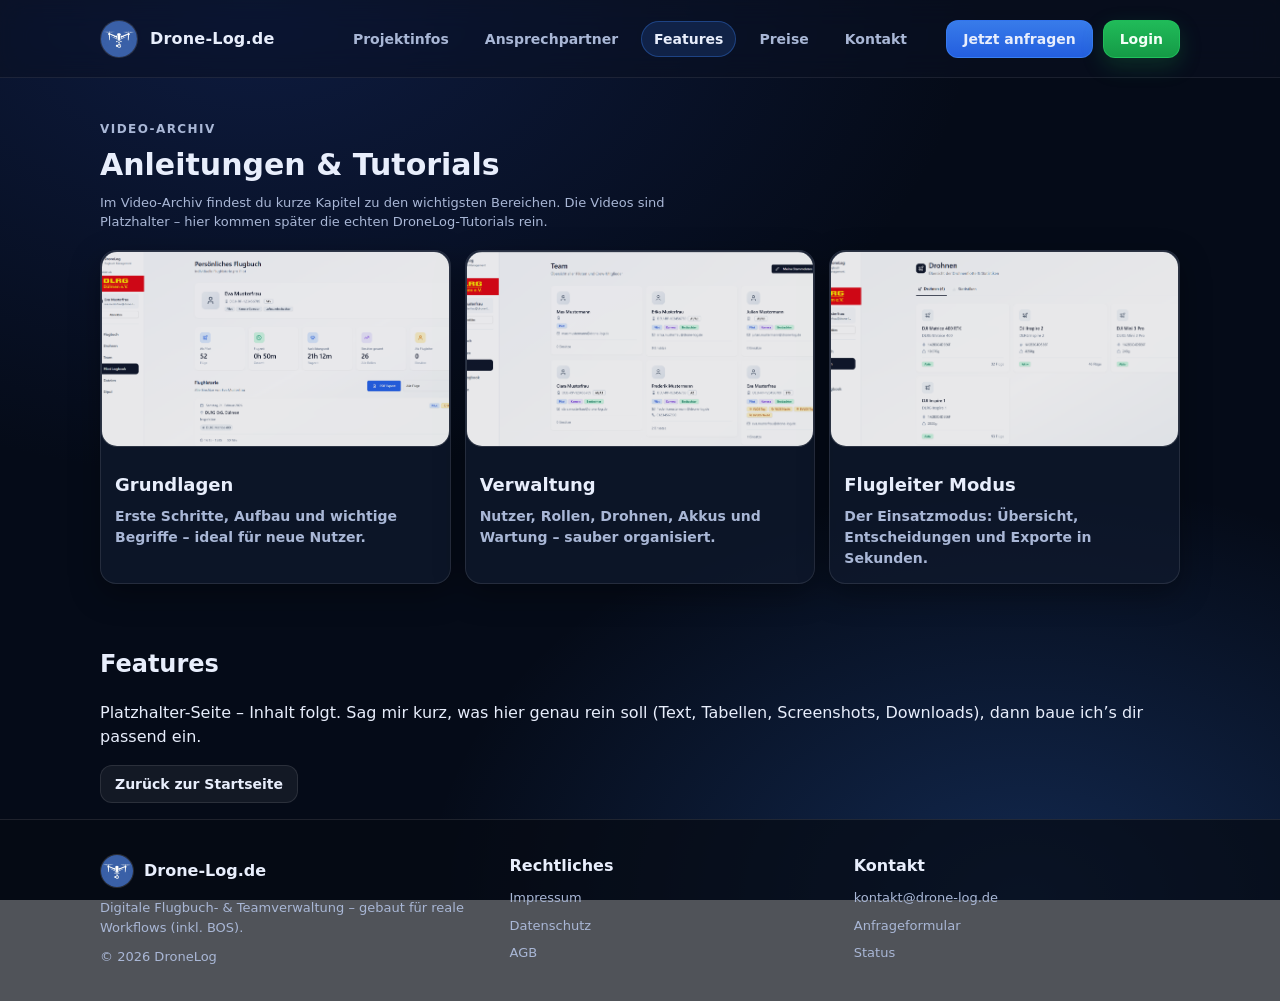
<file: features.html>
<!DOCTYPE html>
<html lang="de"><head>
<meta charset="utf-8"/>
<meta content="width=device-width, initial-scale=1" name="viewport"/>
<title>Features</title>
<meta content="DroneLog – digitale Flugbuch- und Teamverwaltung (BOS-Fokus). Export, Rollen, Nachweise und mehr." name="description"/>
<link as="style" href="assets/css/style.css?v=2" rel="preload"/>
<link href="assets/css/style.css?v=2" rel="stylesheet"/>
<!-- Lädt theme.json und setzt CSS-Variablen (dein Wunsch: Styles im JSON) -->
<script defer="" src="assets/js/applyTheme.js"></script>
<script defer="" src="assets/js/main.js"></script>
</head><body>
<div class="background-fixed"></div><header class="site-header">
<div class="container header-inner">
<a aria-label="DroneLog Startseite" class="brand" href="index.html#top">
<span class="brand-logo">
<img alt="DroneLog Logo" src="assets/img/logo-dronelog.jpg"/>
</span>
<span class="brand-name">Drone-Log.de</span>
</a>
<nav aria-label="Hauptnavigation" class="nav">
<a class="active" href="projektinfos.html">Projektinfos</a>
<a href="ansprechpartner.html">Ansprechpartner</a>
<a href="features.html">Features</a>
<a href="preise.html">Preise</a>
<a href="kontakt.html">Kontakt</a>
</nav>
<div class="header-actions">
<button aria-controls="mobileNav" aria-expanded="false" aria-label="Menü öffnen" class="btn burger" data-burger="" type="button"><span class="burger-box" aria-hidden="true"><span></span><span></span><span></span></span></button>
<a class="btn primary" href="anfragen.html">Jetzt anfragen</a>
<a class="btn" href="https://drone-log.de/" rel="noopener" target="_blank">Login</a>
</div>
</div>
<!-- Mobile Nav -->
<div class="mobile-nav" data-mobile-nav="" data-open="false" id="mobileNav"></div>
</header><main class="page">

<section class="section" id="video-archiv">
  <div class="container">
    <div class="kicker">Video-Archiv</div>
    <h2 style="margin-top:10px;">Anleitungen & Tutorials</h2>
    <p class="small" style="margin-top:10px; max-width:72ch;">Im Video‑Archiv findest du kurze Kapitel zu den wichtigsten Bereichen. Die Videos sind Platzhalter – hier kommen später die echten DroneLog‑Tutorials rein.</p>

    <div class="topic-grid" style="margin-top:18px;">
      <a class="topic-card card" href="grundlagen.html">
        <div class="topic-thumb">
          <img src="assets/img/feature-1.png" alt="Grundlagen Videos">
        </div>
        <div class="topic-meta">
          <h3>Grundlagen</h3>
          <p>Erste Schritte, Aufbau und wichtige Begriffe – ideal für neue Nutzer.</p>
        </div>
      </a>

      <a class="topic-card card" href="verwaltung.html">
        <div class="topic-thumb">
          <img src="assets/img/feature-2.png" alt="Verwaltung Videos">
        </div>
        <div class="topic-meta">
          <h3>Verwaltung</h3>
          <p>Nutzer, Rollen, Drohnen, Akkus und Wartung – sauber organisiert.</p>
        </div>
      </a>

      <a class="topic-card card" href="flugleiter-modus.html">
        <div class="topic-thumb">
          <img src="assets/img/feature-3.png" alt="Flugleiter Modus Videos">
        </div>
        <div class="topic-meta">
          <h3>Flugleiter Modus</h3>
          <p>Der Einsatzmodus: Übersicht, Entscheidungen und Exporte in Sekunden.</p>
        </div>
      </a>
    </div>
  </div>
</section>

<section class="container"><h1>Features</h1><p class="lead">Platzhalter-Seite – Inhalt folgt. Sag mir kurz, was hier genau rein soll (Text, Tabellen, Screenshots, Downloads), dann baue ich’s dir passend ein.</p><p><a class="btn" href="index.html#top">Zurück zur Startseite</a></p></section></main><!-- Partner Marquee -->


<footer aria-label="Footer" class="footer">
<div class="container footer-grid">
<div>
<div style="display:flex; align-items:center; gap:10px; margin-bottom:10px;">
<span aria-hidden="true" class="brand-logo" style="width:34px; height:34px;">
<img alt="" src="assets/img/logo-dronelog.jpg"/>
</span>
<strong>Drone-Log.de</strong>
</div>
<div class="small">
          Digitale Flugbuch- &amp; Teamverwaltung – gebaut für reale Workflows (inkl. BOS).
        </div>
<div class="small" style="margin-top:10px;">© <span id="year"></span> DroneLog</div>
<script>document.getElementById('year').textContent = new Date().getFullYear();</script>
</div>
<div>
<strong>Rechtliches</strong>
<div class="small" style="margin-top:10px; display:grid; gap:8px;">
<a href="impressum.html">Impressum</a>
<a href="datenschutz.html">Datenschutz</a>
<a href="agb.html">AGB</a>
</div>
</div>
<div>
<strong>Kontakt</strong>
<div class="small" style="margin-top:10px; display:grid; gap:8px;">
<a href="mailto:kontakt@drone-log.de">kontakt@drone-log.de</a>
<a href="kontakt.html#kontakt">Anfrageformular</a>
<a href="status.html">Status</a>
</div>
</div>
</div>
</footer></body></html>
</file>
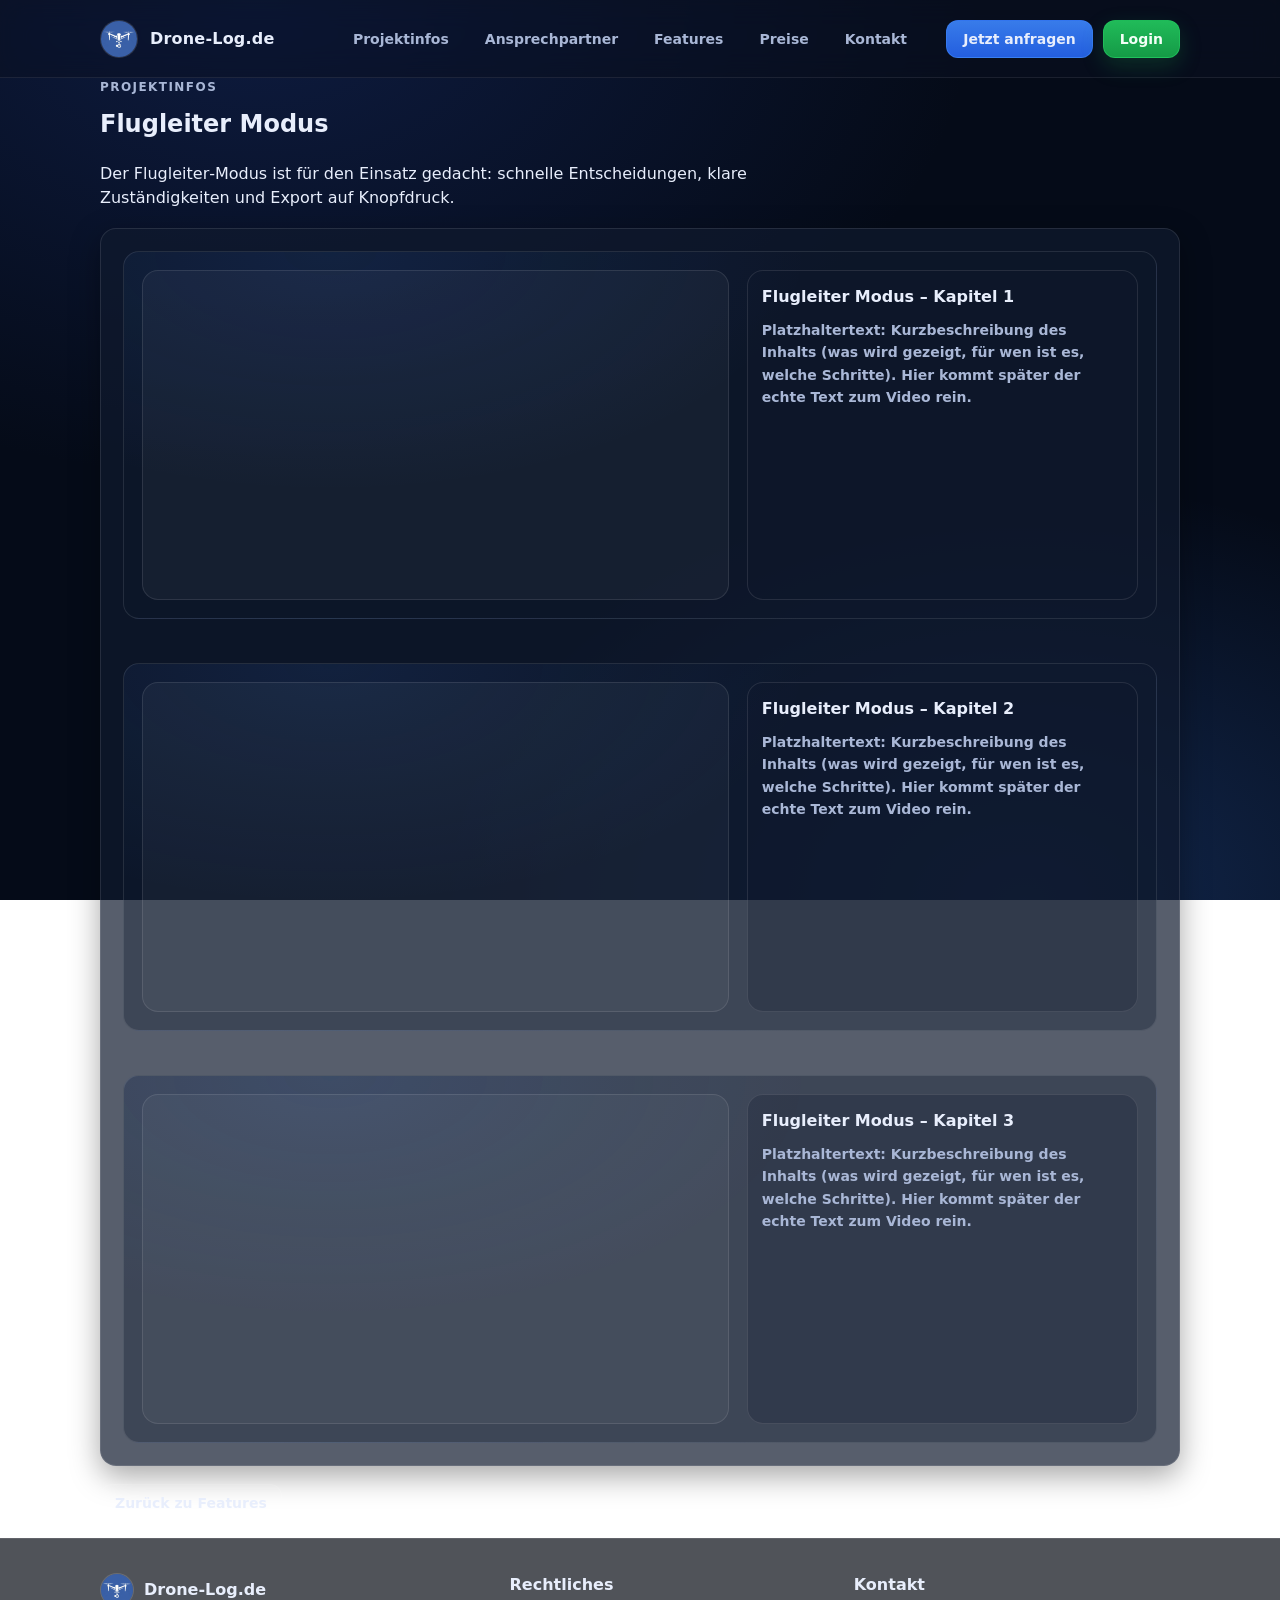
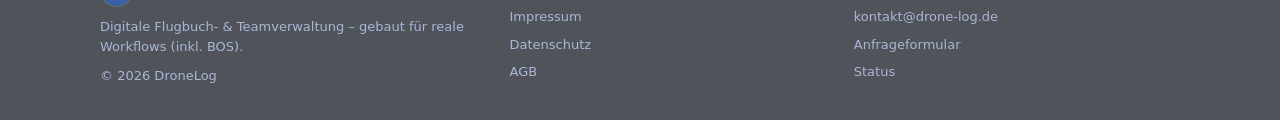
<file: flugleiter-modus.html>
<!doctype html>
<html lang="de">
<head>
  <meta charset="utf-8" />
  <meta name="viewport" content="width=device-width, initial-scale=1" />
  <title>Flugleiter Modus – DroneLog</title>
  <link rel="preload" href="assets/css/style.css" as="style" />
  <link rel="stylesheet" href="assets/css/style.css" />
  <link rel="icon" type="image/png" sizes="32x32" href="assets/img/favicon-32.png" />
</head>
<body>
<div class="background-fixed"></div>
  <header class="site-header">
<div class="container header-inner">
<a aria-label="DroneLog Startseite" class="brand" href="index.html#top">
<span class="brand-logo">
<img alt="DroneLog Logo" src="assets/img/logo-dronelog.jpg"/>
</span>
<span class="brand-name">Drone-Log.de</span>
</a>
<nav aria-label="Hauptnavigation" class="nav">
<a class="active" href="projektinfos.html">Projektinfos</a>
<a href="ansprechpartner.html">Ansprechpartner</a>
<a href="features.html">Features</a>
<a href="preise.html">Preise</a>
<a href="kontakt.html">Kontakt</a>
</nav>
<div class="header-actions">
<button aria-controls="mobileNav" aria-expanded="false" aria-label="Menü öffnen" class="btn burger" data-burger="" type="button"><span class="burger-box" aria-hidden="true"><span></span><span></span><span></span></span></button>
<a class="btn primary" href="anfragen.html">Jetzt anfragen</a>
<a class="btn" href="https://drone-log.de/" rel="noopener" target="_blank">Login</a>
</div>
</div>
<!-- Mobile Nav -->
<div class="mobile-nav" data-mobile-nav="" data-open="false" id="mobileNav"></div>
</header>

  <main class="page">
    <section class="container">
      <div class="kicker">Projektinfos</div>
      <h1 style="margin-top:10px;">Flugleiter Modus</h1>
      <p class="lead" style="margin-top:10px; max-width: 72ch;">Der Flugleiter‑Modus ist für den Einsatz gedacht: schnelle Entscheidungen, klare Zuständigkeiten und Export auf Knopfdruck.</p>

      <div class="video-list card pad" style="margin-top:18px;">
<div class="video-row">
          <div class="video-embed" data-youtube-id="3UrKq7xj7TI"></div>
          <div class="video-text">
            <h3>Flugleiter Modus – Kapitel 1</h3>
            <p>Platzhaltertext: Kurzbeschreibung des Inhalts (was wird gezeigt, für wen ist es, welche Schritte). Hier kommt später der echte Text zum Video rein.</p>
          </div>
        </div>
        
        

        <div class="video-row">
          <div class="video-embed" data-youtube-id="3UrKq7xj7TI"></div>
          <div class="video-text">
            <h3>Flugleiter Modus – Kapitel 2</h3>
            <p>Platzhaltertext: Kurzbeschreibung des Inhalts (was wird gezeigt, für wen ist es, welche Schritte). Hier kommt später der echte Text zum Video rein.</p>
          </div>
        </div>
        
        

        <div class="video-row">
          <div class="video-embed" data-youtube-id="3UrKq7xj7TI"></div>
          <div class="video-text">
            <h3>Flugleiter Modus – Kapitel 3</h3>
            <p>Platzhaltertext: Kurzbeschreibung des Inhalts (was wird gezeigt, für wen ist es, welche Schritte). Hier kommt später der echte Text zum Video rein.</p>
          </div>
        </div>
        
      </div>

      <p style="margin-top:18px;">
        <a class="btn" href="features.html">Zurück zu Features</a>
      </p>
    </section>
  </main>

  <footer aria-label="Footer" class="footer">
<div class="container footer-grid">
<div>
<div style="display:flex; align-items:center; gap:10px; margin-bottom:10px;">
<span aria-hidden="true" class="brand-logo" style="width:34px; height:34px;">
<img alt="" src="assets/img/logo-dronelog.jpg"/>
</span>
<strong>Drone-Log.de</strong>
</div>
<div class="small">
          Digitale Flugbuch- &amp; Teamverwaltung – gebaut für reale Workflows (inkl. BOS).
        </div>
<div class="small" style="margin-top:10px;">© <span id="year"></span> DroneLog</div>
<script>document.getElementById('year').textContent = new Date().getFullYear();</script>
</div>
<div>
<strong>Rechtliches</strong>
<div class="small" style="margin-top:10px; display:grid; gap:8px;">
<a href="impressum.html">Impressum</a>
<a href="datenschutz.html">Datenschutz</a>
<a href="agb.html">AGB</a>
</div>
</div>
<div>
<strong>Kontakt</strong>
<div class="small" style="margin-top:10px; display:grid; gap:8px;">
<a href="mailto:kontakt@drone-log.de">kontakt@drone-log.de</a>
<a href="kontakt.html#kontakt">Anfrageformular</a>
<a href="status.html">Status</a>
</div>
</div>
</div>
</footer>
  <script src="assets/js/main.js"></script>
</body>
</html>
</file>
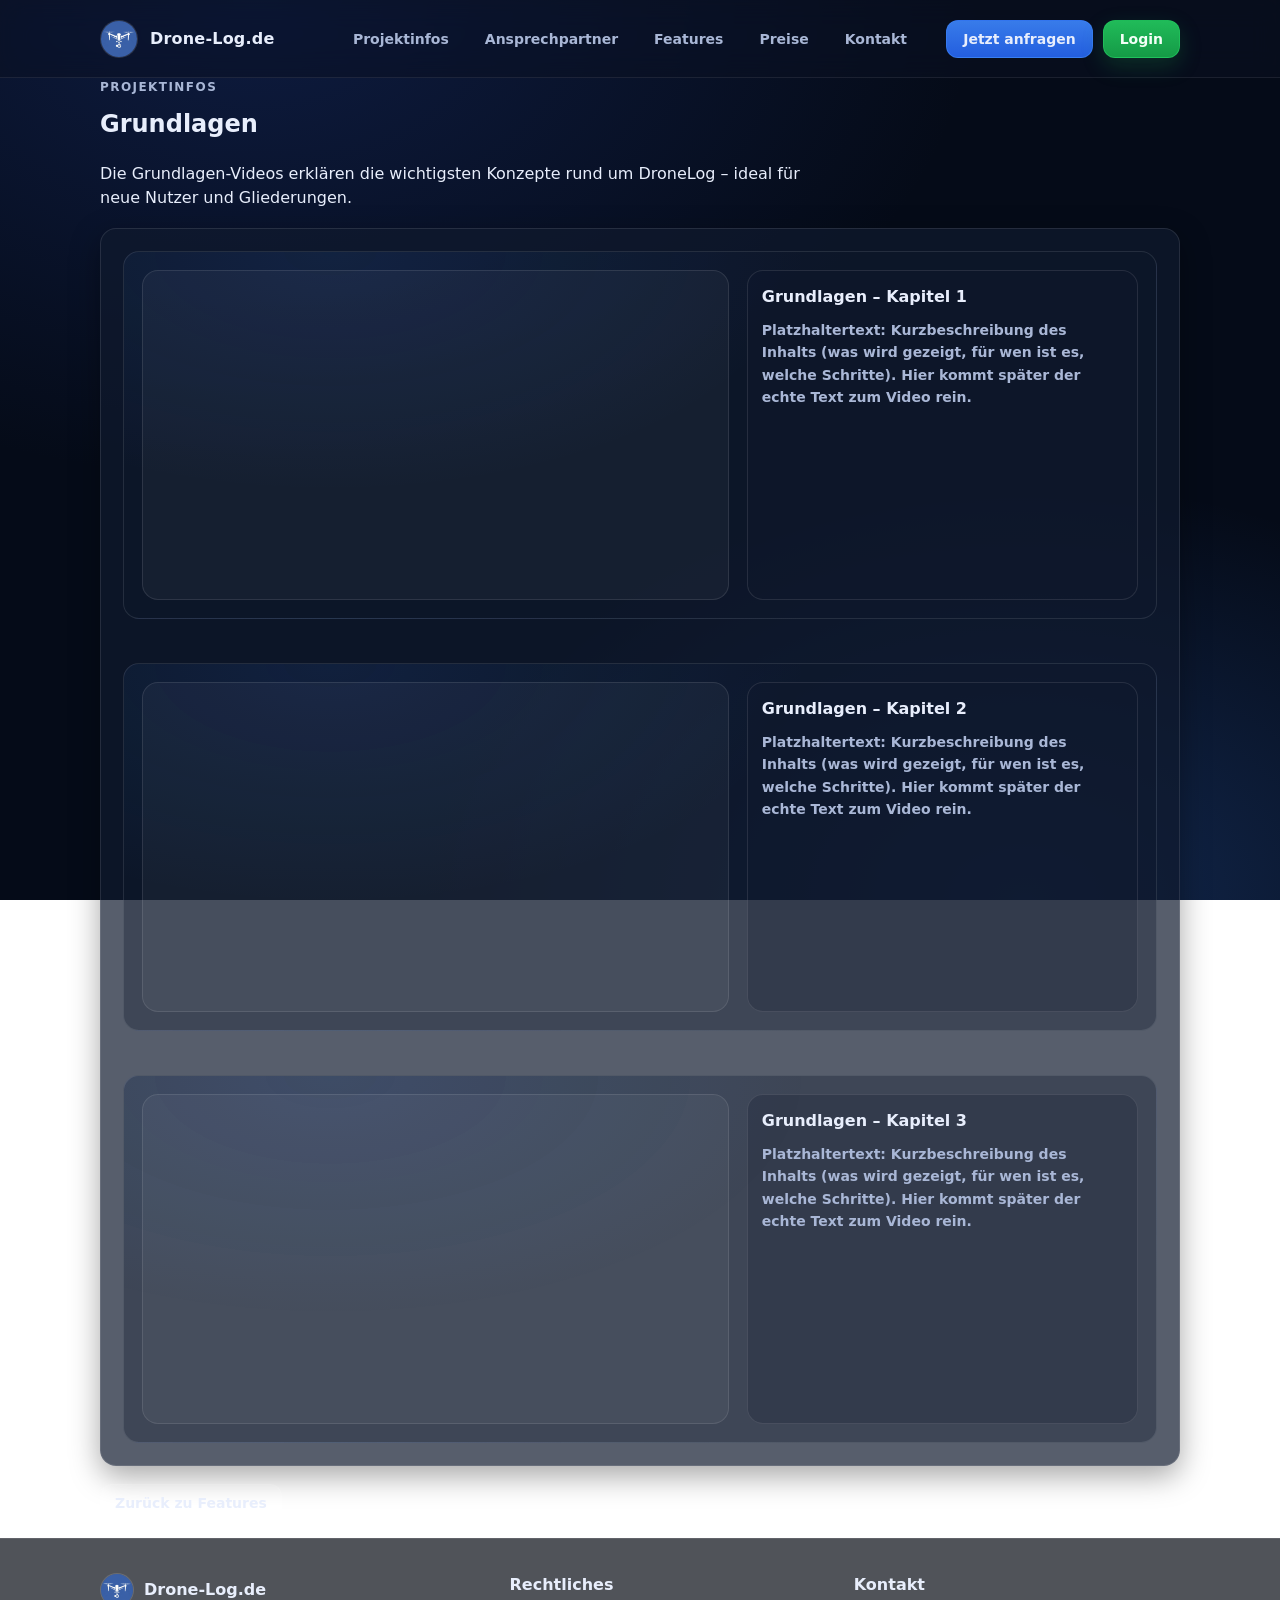
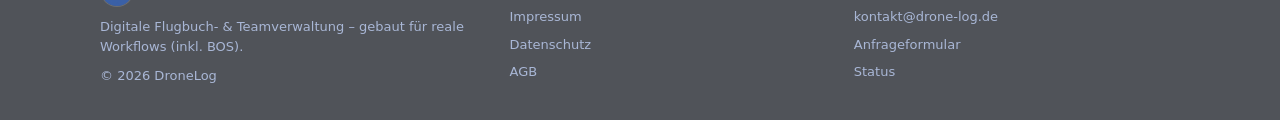
<file: grundlagen.html>
<!doctype html>
<html lang="de">
<head>
  <meta charset="utf-8" />
  <meta name="viewport" content="width=device-width, initial-scale=1" />
  <title>Grundlagen – DroneLog</title>
  <link rel="preload" href="assets/css/style.css" as="style" />
  <link rel="stylesheet" href="assets/css/style.css" />
  <link rel="icon" type="image/png" sizes="32x32" href="assets/img/favicon-32.png" />
</head>
<body>
<div class="background-fixed"></div>
  <header class="site-header">
<div class="container header-inner">
<a aria-label="DroneLog Startseite" class="brand" href="index.html#top">
<span class="brand-logo">
<img alt="DroneLog Logo" src="assets/img/logo-dronelog.jpg"/>
</span>
<span class="brand-name">Drone-Log.de</span>
</a>
<nav aria-label="Hauptnavigation" class="nav">
<a class="active" href="projektinfos.html">Projektinfos</a>
<a href="ansprechpartner.html">Ansprechpartner</a>
<a href="features.html">Features</a>
<a href="preise.html">Preise</a>
<a href="kontakt.html">Kontakt</a>
</nav>
<div class="header-actions">
<button aria-controls="mobileNav" aria-expanded="false" aria-label="Menü öffnen" class="btn burger" data-burger="" type="button"><span class="burger-box" aria-hidden="true"><span></span><span></span><span></span></span></button>
<a class="btn primary" href="anfragen.html">Jetzt anfragen</a>
<a class="btn" href="https://drone-log.de/" rel="noopener" target="_blank">Login</a>
</div>
</div>
<!-- Mobile Nav -->
<div class="mobile-nav" data-mobile-nav="" data-open="false" id="mobileNav"></div>
</header>

  <main class="page">
    <section class="container">
      <div class="kicker">Projektinfos</div>
      <h1 style="margin-top:10px;">Grundlagen</h1>
      <p class="lead" style="margin-top:10px; max-width: 72ch;">Die Grundlagen-Videos erklären die wichtigsten Konzepte rund um DroneLog – ideal für neue Nutzer und Gliederungen.</p>

      <div class="video-list card pad" style="margin-top:18px;">
<div class="video-row">
          <div class="video-embed" data-youtube-id="3UrKq7xj7TI"></div>
          <div class="video-text">
            <h3>Grundlagen – Kapitel 1</h3>
            <p>Platzhaltertext: Kurzbeschreibung des Inhalts (was wird gezeigt, für wen ist es, welche Schritte). Hier kommt später der echte Text zum Video rein.</p>
          </div>
        </div>
        
        

        <div class="video-row">
          <div class="video-embed" data-youtube-id="3UrKq7xj7TI"></div>
          <div class="video-text">
            <h3>Grundlagen – Kapitel 2</h3>
            <p>Platzhaltertext: Kurzbeschreibung des Inhalts (was wird gezeigt, für wen ist es, welche Schritte). Hier kommt später der echte Text zum Video rein.</p>
          </div>
        </div>
        
        

        <div class="video-row">
          <div class="video-embed" data-youtube-id="3UrKq7xj7TI"></div>
          <div class="video-text">
            <h3>Grundlagen – Kapitel 3</h3>
            <p>Platzhaltertext: Kurzbeschreibung des Inhalts (was wird gezeigt, für wen ist es, welche Schritte). Hier kommt später der echte Text zum Video rein.</p>
          </div>
        </div>
        
      </div>

      <p style="margin-top:18px;">
        <a class="btn" href="features.html">Zurück zu Features</a>
      </p>
    </section>
  </main>

  <footer aria-label="Footer" class="footer">
<div class="container footer-grid">
<div>
<div style="display:flex; align-items:center; gap:10px; margin-bottom:10px;">
<span aria-hidden="true" class="brand-logo" style="width:34px; height:34px;">
<img alt="" src="assets/img/logo-dronelog.jpg"/>
</span>
<strong>Drone-Log.de</strong>
</div>
<div class="small">
          Digitale Flugbuch- &amp; Teamverwaltung – gebaut für reale Workflows (inkl. BOS).
        </div>
<div class="small" style="margin-top:10px;">© <span id="year"></span> DroneLog</div>
<script>document.getElementById('year').textContent = new Date().getFullYear();</script>
</div>
<div>
<strong>Rechtliches</strong>
<div class="small" style="margin-top:10px; display:grid; gap:8px;">
<a href="impressum.html">Impressum</a>
<a href="datenschutz.html">Datenschutz</a>
<a href="agb.html">AGB</a>
</div>
</div>
<div>
<strong>Kontakt</strong>
<div class="small" style="margin-top:10px; display:grid; gap:8px;">
<a href="mailto:kontakt@drone-log.de">kontakt@drone-log.de</a>
<a href="kontakt.html#kontakt">Anfrageformular</a>
<a href="status.html">Status</a>
</div>
</div>
</div>
</footer>
  <script src="assets/js/main.js"></script>
</body>
</html>
</file>
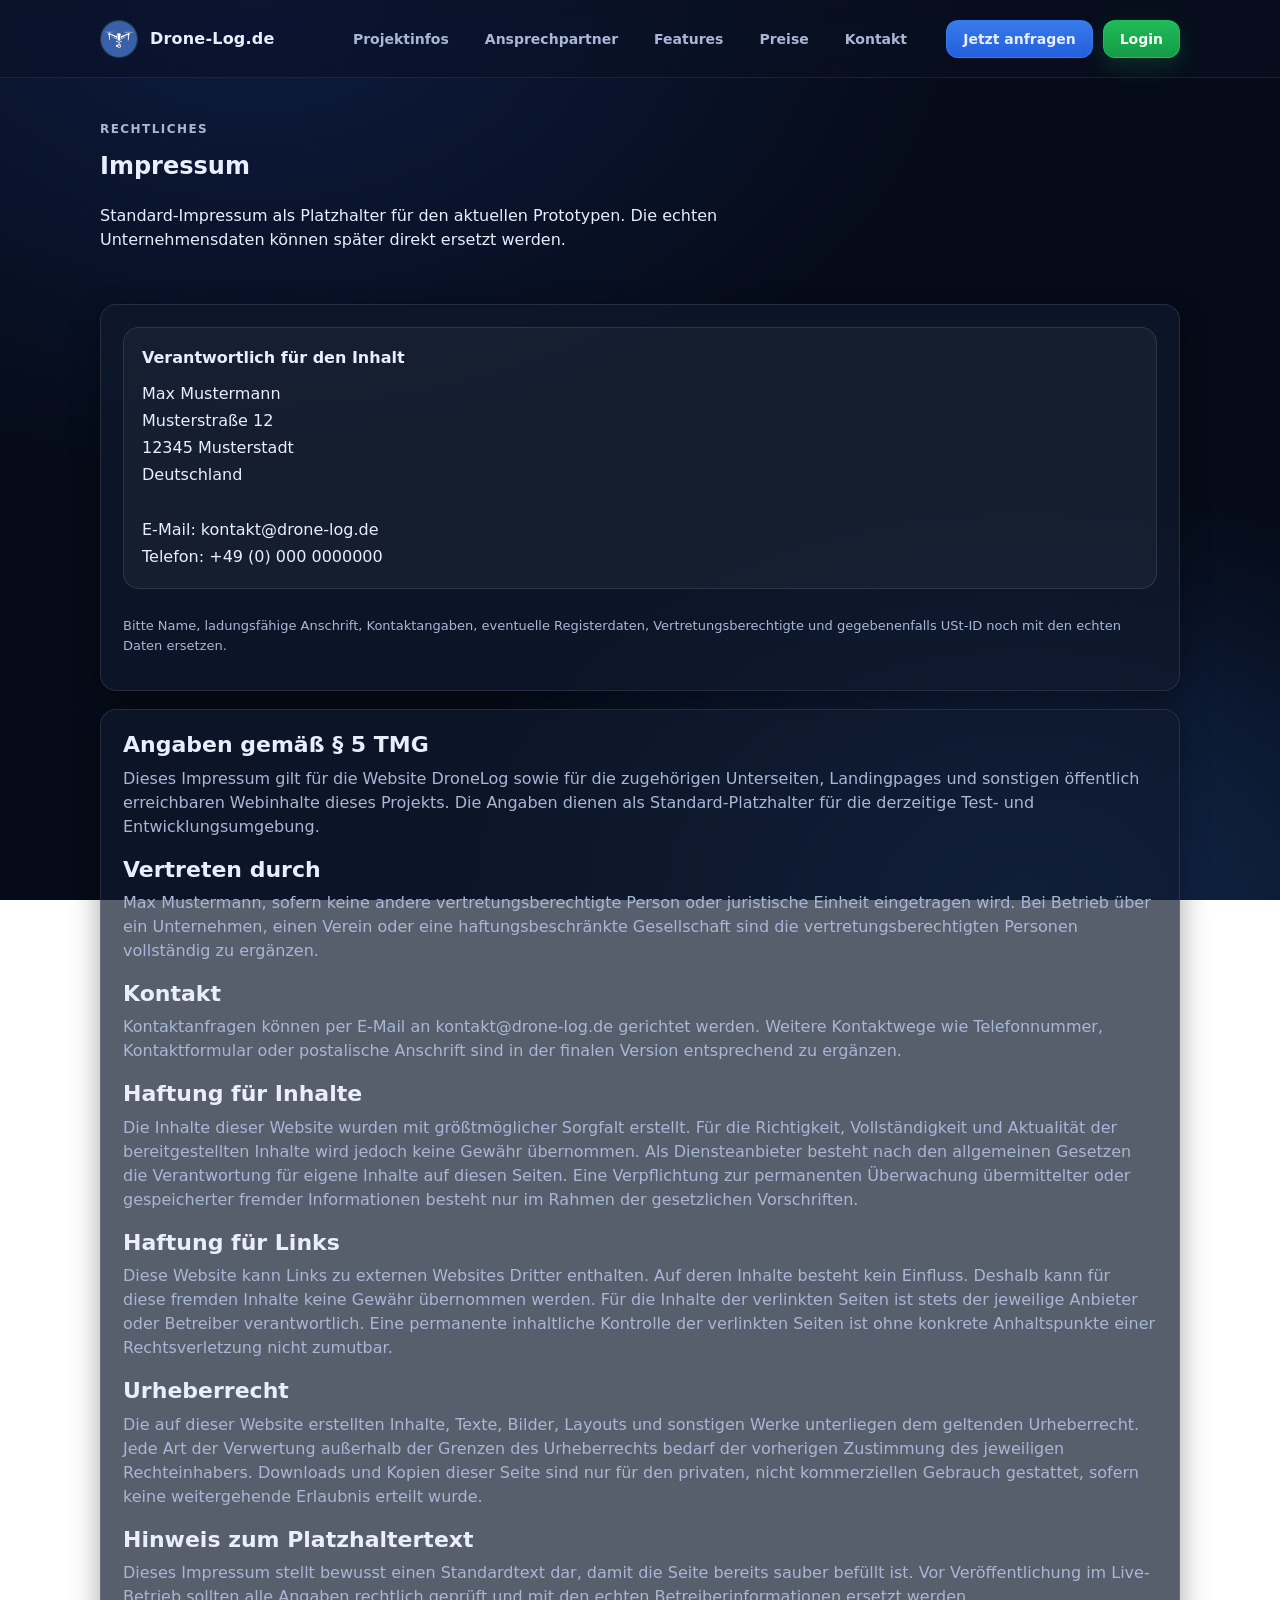
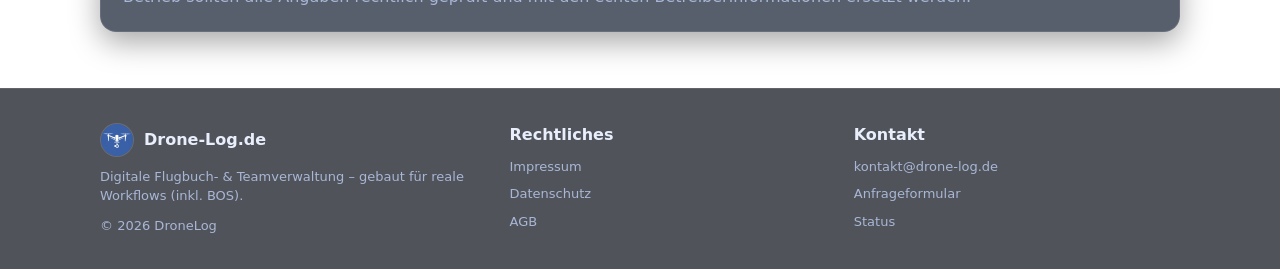
<file: impressum.html>
<!DOCTYPE html>
<html lang="de"><head>
<meta charset="utf-8"/>
<meta content="width=device-width, initial-scale=1" name="viewport"/>
<title>Impressum – DroneLog</title>
<meta content="DroneLog – digitale Flugbuch- und Teamverwaltung (BOS-Fokus). Export, Rollen, Nachweise und mehr." name="description"/>
<link as="style" href="assets/css/style.css?v=3" rel="preload"/>
<link href="assets/css/style.css?v=3" rel="stylesheet"/>
<script defer="" src="assets/js/applyTheme.js"></script>
<script defer="" src="assets/js/main.js"></script>
<link rel="icon" type="image/png" sizes="32x32" href="assets/img/favicon-32.png">
<link rel="icon" type="image/png" sizes="16x16" href="assets/img/favicon-16.png">
<link rel="apple-touch-icon" sizes="180x180" href="assets/img/apple-touch-icon.png">
<link rel="icon" type="image/png" sizes="512x512" href="assets/img/favicon-512.png">
</head><body>
<div class="background-fixed"></div><header class="site-header">
<div class="container header-inner">
<a aria-label="DroneLog Startseite" class="brand" href="index.html#top">
<span class="brand-logo">
<img alt="DroneLog Logo" src="assets/img/logo-dronelog.jpg"/>
</span>
<span class="brand-name">Drone-Log.de</span>
</a>
<nav aria-label="Hauptnavigation" class="nav">
<a href="projektinfos.html">Projektinfos</a>
<a href="ansprechpartner.html">Ansprechpartner</a>
<a href="features.html">Features</a>
<a href="preise.html">Preise</a>
<a href="kontakt.html">Kontakt</a>
</nav>
<div class="header-actions">
<button aria-controls="mobileNav" aria-expanded="false" aria-label="Menü öffnen" class="btn burger" data-burger="" type="button"><span class="burger-box" aria-hidden="true"><span></span><span></span><span></span></span></button>
<a class="btn primary" href="anfragen.html">Jetzt anfragen</a>
<a class="btn" href="https://drone-log.de/" rel="noopener" target="_blank">Login</a>
</div>
</div>
<div class="mobile-nav" data-mobile-nav="" data-open="false" id="mobileNav"></div>
</header>
<main class="legal-page">
  <section class="container legal-wrap">
    <div class="legal-hero">
      <div class="kicker">Rechtliches</div>
      <h1 style="margin-top:10px;">Impressum</h1>
      <p class="lead" style="margin-top:10px; max-width:72ch;">Standard-Impressum als Platzhalter für den aktuellen Prototypen. Die echten Unternehmensdaten können später direkt ersetzt werden.</p>
    </div>

    <div class="card pad legal-intro">
      <div class="legal-box">
        <strong>Verantwortlich für den Inhalt</strong>
        <address style="margin-top:10px;">
          Max Mustermann<br>
          Musterstraße 12<br>
          12345 Musterstadt<br>
          Deutschland<br><br>
          E-Mail: <a href="mailto:kontakt@drone-log.de">kontakt@drone-log.de</a><br>
          Telefon: +49 (0) 000 0000000
        </address>
      </div>
      <p class="small">Bitte Name, ladungsfähige Anschrift, Kontaktangaben, eventuelle Registerdaten, Vertretungsberechtigte und gegebenenfalls USt-ID noch mit den echten Daten ersetzen.</p>
    </div>

    <div class="card pad legal-content">
      <section>
        <h2>Angaben gemäß § 5 TMG</h2>
        <p>Dieses Impressum gilt für die Website DroneLog sowie für die zugehörigen Unterseiten, Landingpages und sonstigen öffentlich erreichbaren Webinhalte dieses Projekts. Die Angaben dienen als Standard-Platzhalter für die derzeitige Test- und Entwicklungsumgebung.</p>
      </section>
      <section>
        <h2>Vertreten durch</h2>
        <p>Max Mustermann, sofern keine andere vertretungsberechtigte Person oder juristische Einheit eingetragen wird. Bei Betrieb über ein Unternehmen, einen Verein oder eine haftungsbeschränkte Gesellschaft sind die vertretungsberechtigten Personen vollständig zu ergänzen.</p>
      </section>
      <section>
        <h2>Kontakt</h2>
        <p>Kontaktanfragen können per E-Mail an <a href="mailto:kontakt@drone-log.de">kontakt@drone-log.de</a> gerichtet werden. Weitere Kontaktwege wie Telefonnummer, Kontaktformular oder postalische Anschrift sind in der finalen Version entsprechend zu ergänzen.</p>
      </section>
      <section>
        <h2>Haftung für Inhalte</h2>
        <p>Die Inhalte dieser Website wurden mit größtmöglicher Sorgfalt erstellt. Für die Richtigkeit, Vollständigkeit und Aktualität der bereitgestellten Inhalte wird jedoch keine Gewähr übernommen. Als Diensteanbieter besteht nach den allgemeinen Gesetzen die Verantwortung für eigene Inhalte auf diesen Seiten. Eine Verpflichtung zur permanenten Überwachung übermittelter oder gespeicherter fremder Informationen besteht nur im Rahmen der gesetzlichen Vorschriften.</p>
      </section>
      <section>
        <h2>Haftung für Links</h2>
        <p>Diese Website kann Links zu externen Websites Dritter enthalten. Auf deren Inhalte besteht kein Einfluss. Deshalb kann für diese fremden Inhalte keine Gewähr übernommen werden. Für die Inhalte der verlinkten Seiten ist stets der jeweilige Anbieter oder Betreiber verantwortlich. Eine permanente inhaltliche Kontrolle der verlinkten Seiten ist ohne konkrete Anhaltspunkte einer Rechtsverletzung nicht zumutbar.</p>
      </section>
      <section>
        <h2>Urheberrecht</h2>
        <p>Die auf dieser Website erstellten Inhalte, Texte, Bilder, Layouts und sonstigen Werke unterliegen dem geltenden Urheberrecht. Jede Art der Verwertung außerhalb der Grenzen des Urheberrechts bedarf der vorherigen Zustimmung des jeweiligen Rechteinhabers. Downloads und Kopien dieser Seite sind nur für den privaten, nicht kommerziellen Gebrauch gestattet, sofern keine weitergehende Erlaubnis erteilt wurde.</p>
      </section>
      <section>
        <h2>Hinweis zum Platzhaltertext</h2>
        <p>Dieses Impressum stellt bewusst einen Standardtext dar, damit die Seite bereits sauber befüllt ist. Vor Veröffentlichung im Live-Betrieb sollten alle Angaben rechtlich geprüft und mit den echten Betreiberinformationen ersetzt werden.</p>
      </section>
    </div>
  </section>
</main><footer aria-label="Footer" class="footer">
<div class="container footer-grid">
<div>
<div style="display:flex; align-items:center; gap:10px; margin-bottom:10px;">
<span aria-hidden="true" class="brand-logo" style="width:34px; height:34px;">
<img alt="" src="assets/img/logo-dronelog.jpg"/>
</span>
<strong>Drone-Log.de</strong>
</div>
<div class="small">
          Digitale Flugbuch- &amp; Teamverwaltung – gebaut für reale Workflows (inkl. BOS).
        </div>
<div class="small" style="margin-top:10px;">© <span id="year"></span> DroneLog</div>
<script>document.getElementById('year').textContent = new Date().getFullYear();</script>
</div>
<div>
<strong>Rechtliches</strong>
<div class="small" style="margin-top:10px; display:grid; gap:8px;">
<a href="impressum.html">Impressum</a>
<a href="datenschutz.html">Datenschutz</a>
<a href="agb.html">AGB</a>
</div>
</div>
<div>
<strong>Kontakt</strong>
<div class="small" style="margin-top:10px; display:grid; gap:8px;">
<a href="mailto:kontakt@drone-log.de">kontakt@drone-log.de</a>
<a href="kontakt.html#kontakt">Anfrageformular</a>
<a href="status.html">Status</a>
</div>
</div>
</div>
</footer></body></html>
</file>
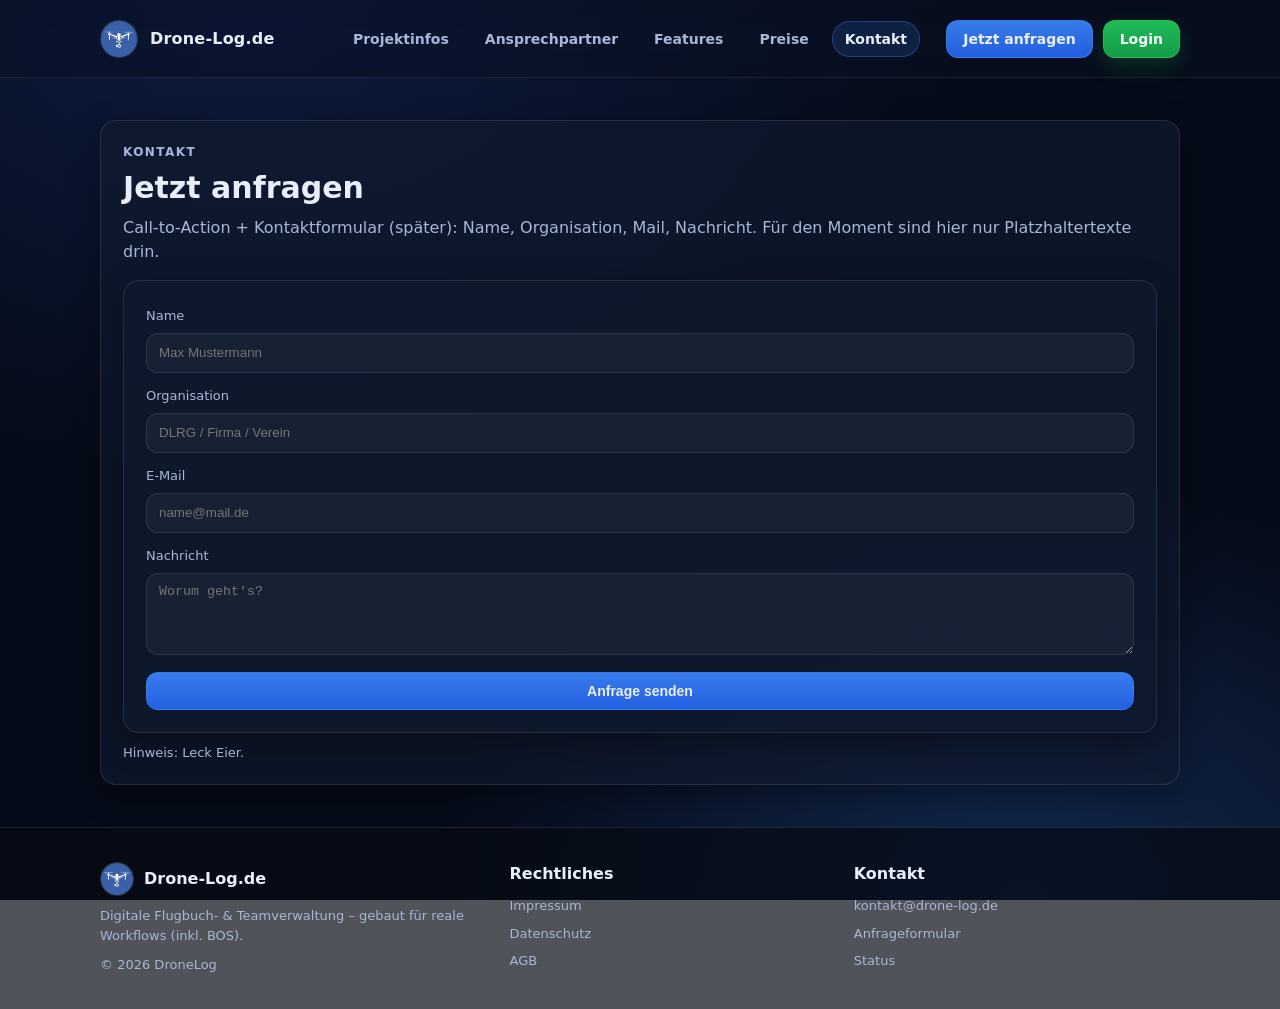
<file: kontakt.html>
<!DOCTYPE html>
<html lang="de"><head>
<meta charset="utf-8"/>
<meta content="width=device-width, initial-scale=1" name="viewport"/>
<title>Kontakt</title>
<meta content="DroneLog – digitale Flugbuch- und Teamverwaltung (BOS-Fokus). Export, Rollen, Nachweise und mehr." name="description"/>
<link as="style" href="assets/css/style.css?v=2" rel="preload"/>
<link href="assets/css/style.css?v=2" rel="stylesheet"/>
<!-- Lädt theme.json und setzt CSS-Variablen (dein Wunsch: Styles im JSON) -->
<script defer="" src="assets/js/applyTheme.js"></script>
<script defer="" src="assets/js/main.js"></script>
</head><body>
<div class="background-fixed"></div><header class="site-header">
<div class="container header-inner">
<a aria-label="DroneLog Startseite" class="brand" href="index.html#top">
<span class="brand-logo">
<img alt="DroneLog Logo" src="assets/img/logo-dronelog.jpg"/>
</span>
<span class="brand-name">Drone-Log.de</span>
</a>
<nav aria-label="Hauptnavigation" class="nav">
<a class="active" href="projektinfos.html">Projektinfos</a>
<a href="ansprechpartner.html">Ansprechpartner</a>
<a href="features.html">Features</a>
<a href="preise.html">Preise</a>
<a href="kontakt.html">Kontakt</a>
</nav>
<div class="header-actions">
<button aria-controls="mobileNav" aria-expanded="false" aria-label="Menü öffnen" class="btn burger" data-burger="" type="button"><span class="burger-box" aria-hidden="true"><span></span><span></span><span></span></span></button>
<a class="btn primary" href="anfragen.html">Jetzt anfragen</a>
<a class="btn" href="https://drone-log.de/" rel="noopener" target="_blank">Login</a>
</div>
</div>
<!-- Mobile Nav -->
<div class="mobile-nav" data-mobile-nav="" data-open="false" id="mobileNav"></div>
</header>
<main id="content" class="section">
  <div class="container">
    <div class="card pad">
<div class="kicker">Kontakt</div>
<h2>Jetzt anfragen</h2>
<p>
            Call-to-Action + Kontaktformular (später): Name, Organisation, Mail, Nachricht.
            Für den Moment sind hier nur Platzhaltertexte drin.
          </p>
<form class="card pad" onsubmit="event.preventDefault(); alert('Demo: Formular ist noch nicht angebunden.');" style="margin-top:16px;">
<div style="display:grid; gap:10px;">
<label>
<span class="small">Name</span><br/>
<input placeholder="Max Mustermann" required="" style="width:100%; margin-top:6px; height:40px; border-radius:12px; border:1px solid var(--c-border); background:rgba(255,255,255,0.04); color:var(--c-text); padding:0 12px;"/>
</label>
<label>
<span class="small">Organisation</span><br/>
<input placeholder="DLRG / Firma / Verein" style="width:100%; margin-top:6px; height:40px; border-radius:12px; border:1px solid var(--c-border); background:rgba(255,255,255,0.04); color:var(--c-text); padding:0 12px;"/>
</label>
<label>
<span class="small">E-Mail</span><br/>
<input placeholder="name@mail.de" required="" style="width:100%; margin-top:6px; height:40px; border-radius:12px; border:1px solid var(--c-border); background:rgba(255,255,255,0.04); color:var(--c-text); padding:0 12px;" type="email"/>
</label>
<label>
<span class="small">Nachricht</span><br/>
<textarea placeholder="Worum geht's?" required="" rows="4" style="width:100%; margin-top:6px; border-radius:12px; border:1px solid var(--c-border); background:rgba(255,255,255,0.04); color:var(--c-text); padding:10px 12px; resize:vertical;"></textarea>
</label>
<button class="btn primary" type="submit">Anfrage senden</button>
</div>
</form>
<p class="small" style="margin-top:10px;">
            Hinweis: Leck Eier.
          </p>
</div>

  </div>
</main>


<footer aria-label="Footer" class="footer">
<div class="container footer-grid">
<div>
<div style="display:flex; align-items:center; gap:10px; margin-bottom:10px;">
<span aria-hidden="true" class="brand-logo" style="width:34px; height:34px;">
<img alt="" src="assets/img/logo-dronelog.jpg"/>
</span>
<strong>Drone-Log.de</strong>
</div>
<div class="small">
          Digitale Flugbuch- &amp; Teamverwaltung – gebaut für reale Workflows (inkl. BOS).
        </div>
<div class="small" style="margin-top:10px;">© <span id="year"></span> DroneLog</div>
<script>document.getElementById('year').textContent = new Date().getFullYear();</script>
</div>
<div>
<strong>Rechtliches</strong>
<div class="small" style="margin-top:10px; display:grid; gap:8px;">
<a href="impressum.html">Impressum</a>
<a href="datenschutz.html">Datenschutz</a>
<a href="agb.html">AGB</a>
</div>
</div>
<div>
<strong>Kontakt</strong>
<div class="small" style="margin-top:10px; display:grid; gap:8px;">
<a href="mailto:kontakt@drone-log.de">kontakt@drone-log.de</a>
<a href="kontakt.html#kontakt">Anfrageformular</a>
<a href="status.html">Status</a>
</div>
</div>
</div>
</footer></body></html>
</file>
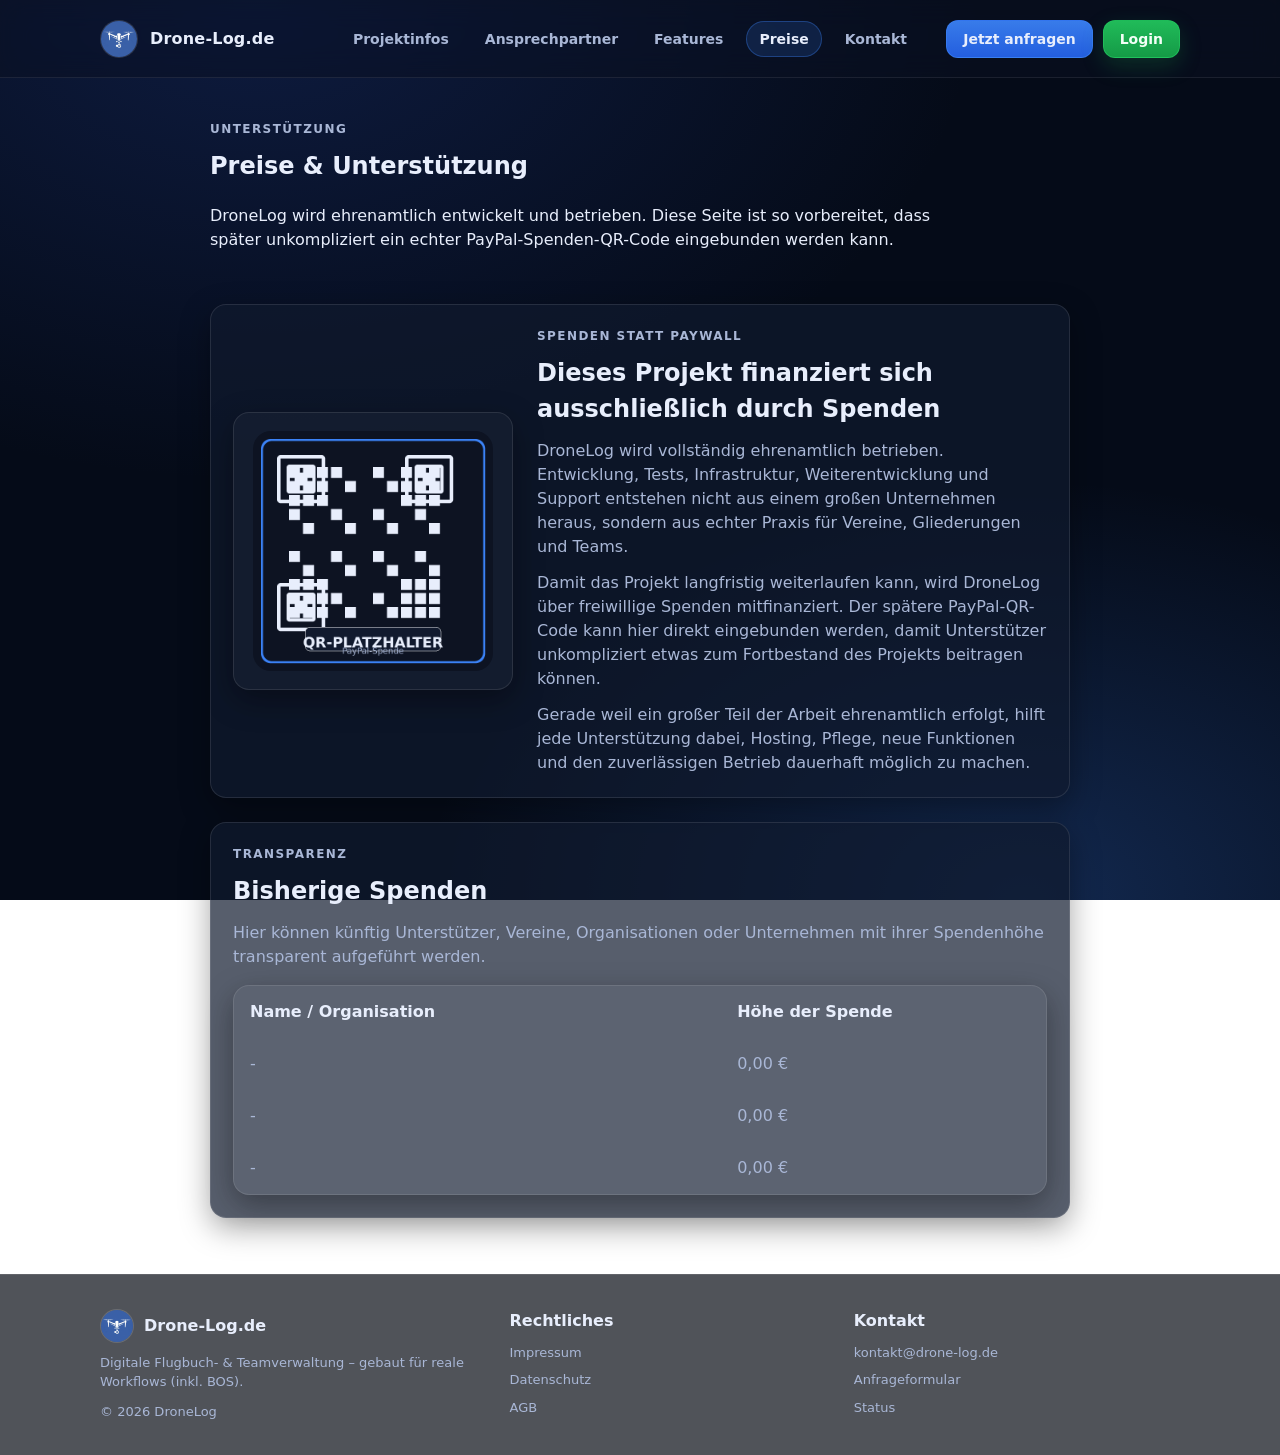
<file: preise.html>
<!DOCTYPE html>
<html lang="de"><head>
<meta charset="utf-8"/>
<meta content="width=device-width, initial-scale=1" name="viewport"/>
<title>Preise</title>
<meta content="DroneLog – digitale Flugbuch- und Teamverwaltung (BOS-Fokus). Export, Rollen, Nachweise und mehr." name="description"/>
<link as="style" href="assets/css/style.css?v=3" rel="preload"/>
<link href="assets/css/style.css?v=3" rel="stylesheet"/>
<!-- Lädt theme.json und setzt CSS-Variablen (dein Wunsch: Styles im JSON) -->
<script defer="" src="assets/js/applyTheme.js"></script>
<script defer="" src="assets/js/main.js"></script>
<link rel="icon" type="image/png" sizes="32x32" href="assets/img/favicon-32.png">
<link rel="icon" type="image/png" sizes="16x16" href="assets/img/favicon-16.png">
<link rel="apple-touch-icon" sizes="180x180" href="assets/img/apple-touch-icon.png">
<link rel="icon" type="image/png" sizes="512x512" href="assets/img/favicon-512.png">
</head><body>
<div class="background-fixed"></div><header class="site-header">
<div class="container header-inner">
<a aria-label="DroneLog Startseite" class="brand" href="index.html#top">
<span class="brand-logo">
<img alt="DroneLog Logo" src="assets/img/logo-dronelog.jpg"/>
</span>
<span class="brand-name">Drone-Log.de</span>
</a>
<nav aria-label="Hauptnavigation" class="nav">
<a href="projektinfos.html">Projektinfos</a>
<a href="ansprechpartner.html">Ansprechpartner</a>
<a href="features.html">Features</a>
<a class="active" href="preise.html">Preise</a>
<a href="kontakt.html">Kontakt</a>
</nav>
<div class="header-actions">
<button aria-controls="mobileNav" aria-expanded="false" aria-label="Menü öffnen" class="btn burger" data-burger="" type="button"><span class="burger-box" aria-hidden="true"><span></span><span></span><span></span></span></button>
<a class="btn primary" href="anfragen.html">Jetzt anfragen</a>
<a class="btn" href="https://drone-log.de/" rel="noopener" target="_blank">Login</a>
</div>
</div>
<!-- Mobile Nav -->
<div class="mobile-nav" data-mobile-nav="" data-open="false" id="mobileNav"></div>
</header><main class="legal-page">
  <section class="container legal-wrap" style="display:grid; justify-content:center;">
    <div class="legal-hero">
      <div class="kicker">Unterstützung</div>
      <h1 style="margin-top:10px;">Preise &amp; Unterstützung</h1>
      <p class="lead" style="margin-top:10px; max-width:72ch;">DroneLog wird ehrenamtlich entwickelt und betrieben. Diese Seite ist so vorbereitet, dass später unkompliziert ein echter PayPal-Spenden-QR-Code eingebunden werden kann.</p>
    </div>

    <div style="display:grid; grid-template-columns:minmax(0, 860px); gap:24px; align-content:start;">
      <div class="card pad" style="display:grid; grid-template-columns: minmax(220px, 280px) 1fr; gap:24px; align-items:center;">
        <div class="card" style="padding:18px; background:rgba(255,255,255,0.03); text-align:center;">
          <img src="assets/img/paypal-qr-placeholder.png" alt="PayPal-Spenden-QR-Code" style="width:100%; max-width:240px; height:auto; display:block; margin:0 auto; border-radius:18px;"/>
        </div>
        <div>
          <div class="kicker">Spenden statt Paywall</div>
          <h2 style="margin:10px 0 12px;">Dieses Projekt finanziert sich ausschließlich durch Spenden</h2>
          <p style="margin:0 0 12px; color:var(--c-muted);">DroneLog wird vollständig ehrenamtlich betrieben. Entwicklung, Tests, Infrastruktur, Weiterentwicklung und Support entstehen nicht aus einem großen Unternehmen heraus, sondern aus echter Praxis für Vereine, Gliederungen und Teams.</p>
          <p style="margin:0 0 12px; color:var(--c-muted);">Damit das Projekt langfristig weiterlaufen kann, wird DroneLog über freiwillige Spenden mitfinanziert. Der spätere PayPal-QR-Code kann hier direkt eingebunden werden, damit Unterstützer unkompliziert etwas zum Fortbestand des Projekts beitragen können.</p>
          <p style="margin:0; color:var(--c-muted);">Gerade weil ein großer Teil der Arbeit ehrenamtlich erfolgt, hilft jede Unterstützung dabei, Hosting, Pflege, neue Funktionen und den zuverlässigen Betrieb dauerhaft möglich zu machen.</p>
        </div>
      </div>

      <div class="card pad">
        <div class="kicker">Transparenz</div>
        <h2 style="margin:10px 0 12px;">Bisherige Spenden</h2>
        <p style="margin:0 0 16px; color:var(--c-muted);">Hier können künftig Unterstützer, Vereine, Organisationen oder Unternehmen mit ihrer Spendenhöhe transparent aufgeführt werden.</p>
        <div class="card" style="padding:0; overflow:hidden; background:rgba(255,255,255,0.03);">
          <div style="display:grid; grid-template-columns: 1.5fr 1fr; gap:0; font-weight:700; border-bottom:1px solid var(--c-line);">
            <div style="padding:14px 16px;">Name / Organisation</div>
            <div style="padding:14px 16px; border-left:1px solid var(--c-line);">Höhe der Spende</div>
          </div>
          <div style="display:grid; grid-template-columns: 1.5fr 1fr; gap:0; border-bottom:1px solid var(--c-line); color:var(--c-muted);">
            <div style="padding:14px 16px;">-</div>
            <div style="padding:14px 16px; border-left:1px solid var(--c-line);">0,00 €</div>
          </div>
          <div style="display:grid; grid-template-columns: 1.5fr 1fr; gap:0; border-bottom:1px solid var(--c-line); color:var(--c-muted);">
            <div style="padding:14px 16px;">-</div>
            <div style="padding:14px 16px; border-left:1px solid var(--c-line);">0,00 €</div>
          </div>
          <div style="display:grid; grid-template-columns: 1.5fr 1fr; gap:0; color:var(--c-muted);">
            <div style="padding:14px 16px;">-</div>
            <div style="padding:14px 16px; border-left:1px solid var(--c-line);">0,00 €</div>
          </div>
        </div>
      </div>
    </div>
  </section>
</main><!-- Partner Marquee -->


<footer aria-label="Footer" class="footer">
<div class="container footer-grid">
<div>
<div style="display:flex; align-items:center; gap:10px; margin-bottom:10px;">
<span aria-hidden="true" class="brand-logo" style="width:34px; height:34px;">
<img alt="" src="assets/img/logo-dronelog.jpg"/>
</span>
<strong>Drone-Log.de</strong>
</div>
<div class="small">
          Digitale Flugbuch- &amp; Teamverwaltung – gebaut für reale Workflows (inkl. BOS).
        </div>
<div class="small" style="margin-top:10px;">© <span id="year"></span> DroneLog</div>
<script>document.getElementById('year').textContent = new Date().getFullYear();</script>
</div>
<div>
<strong>Rechtliches</strong>
<div class="small" style="margin-top:10px; display:grid; gap:8px;">
<a href="impressum.html">Impressum</a>
<a href="datenschutz.html">Datenschutz</a>
<a href="agb.html">AGB</a>
</div>
</div>
<div>
<strong>Kontakt</strong>
<div class="small" style="margin-top:10px; display:grid; gap:8px;">
<a href="mailto:kontakt@drone-log.de">kontakt@drone-log.de</a>
<a href="kontakt.html#kontakt">Anfrageformular</a>
<a href="status.html">Status</a>
</div>
</div>
</div>
<style>@media (max-width: 760px){ .legal-wrap > div.card, .legal-wrap .card.pad{grid-template-columns:1fr !important;} }</style></footer></body></html>
</file>
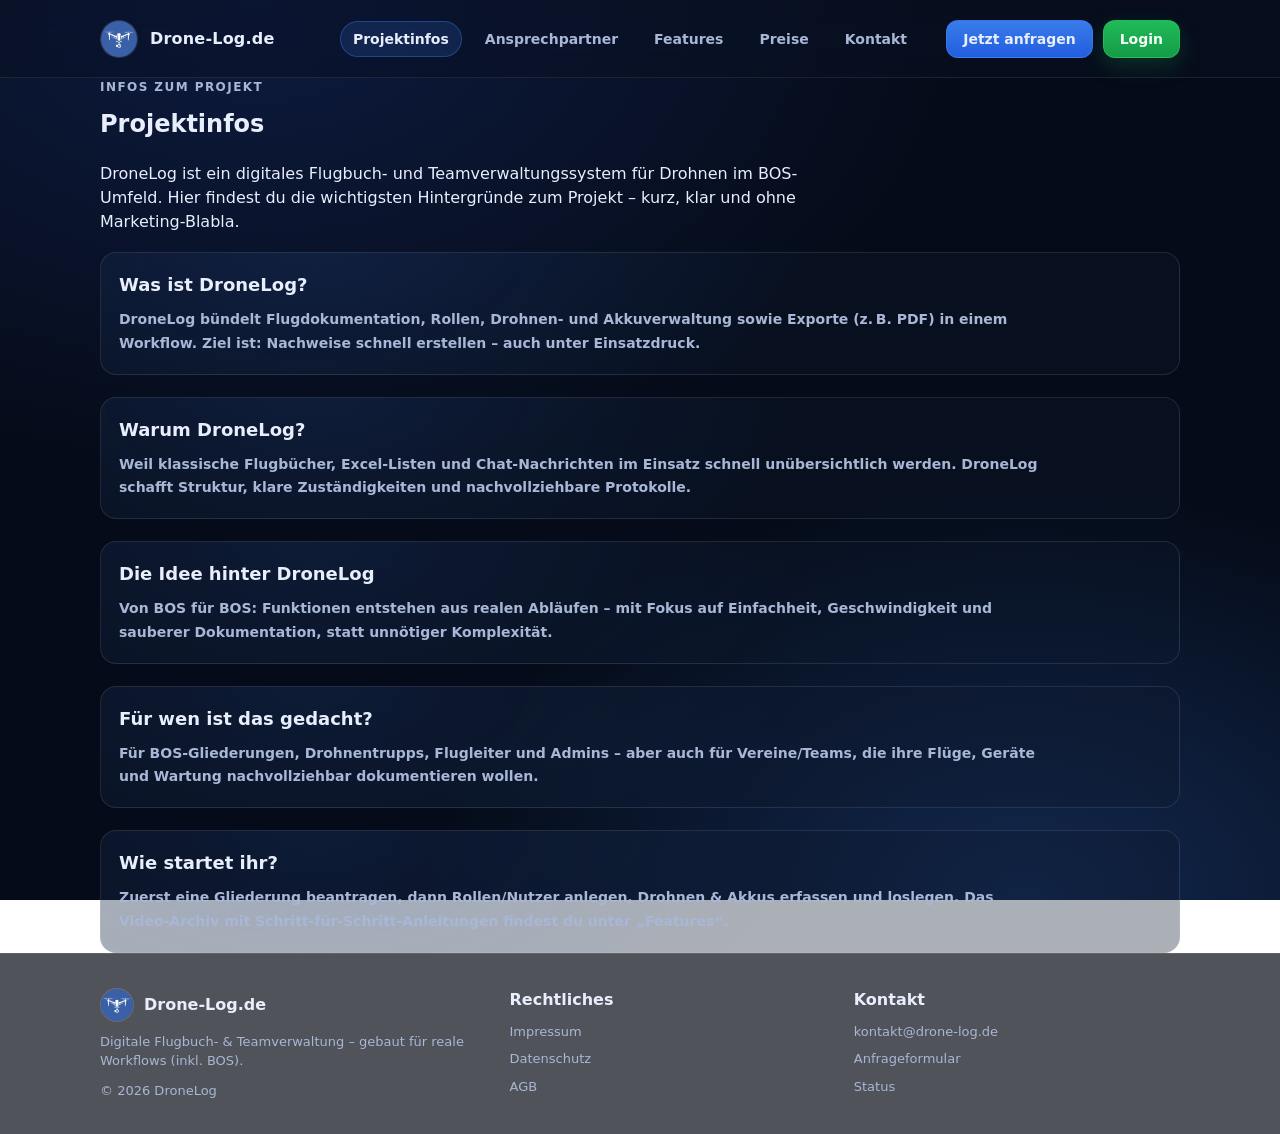
<file: projektinfos.html>
<!DOCTYPE html>
<html lang="de"><head>
<meta charset="utf-8"/>
<meta content="width=device-width, initial-scale=1" name="viewport"/>
<title>Projektinfos</title>
<meta content="DroneLog – digitale Flugbuch- und Teamverwaltung (BOS-Fokus). Export, Rollen, Nachweise und mehr." name="description"/>
<link as="style" href="assets/css/style.css?v=2" rel="preload"/>
<link href="assets/css/style.css?v=2" rel="stylesheet"/>
<!-- Lädt theme.json und setzt CSS-Variablen (dein Wunsch: Styles im JSON) -->
<script defer="" src="assets/js/applyTheme.js"></script>
<script defer="" src="assets/js/main.js"></script>
</head><body>
<div class="background-fixed"></div><header class="site-header">
<div class="container header-inner">
<a aria-label="DroneLog Startseite" class="brand" href="index.html#top">
<span class="brand-logo">
<img alt="DroneLog Logo" src="assets/img/logo-dronelog.jpg"/>
</span>
<span class="brand-name">Drone-Log.de</span>
</a>
<nav aria-label="Hauptnavigation" class="nav">
<a class="active" href="projektinfos.html">Projektinfos</a>
<a href="ansprechpartner.html">Ansprechpartner</a>
<a href="features.html">Features</a>
<a href="preise.html">Preise</a>
<a href="kontakt.html">Kontakt</a>
</nav>
<div class="header-actions">
<button aria-controls="mobileNav" aria-expanded="false" aria-label="Menü öffnen" class="btn burger" data-burger="" type="button"><span class="burger-box" aria-hidden="true"><span></span><span></span><span></span></span></button>
<a class="btn primary" href="anfragen.html">Jetzt anfragen</a>
<a class="btn" href="https://drone-log.de/" rel="noopener" target="_blank">Login</a>
</div>
</div>
<!-- Mobile Nav -->
<div class="mobile-nav" data-mobile-nav="" data-open="false" id="mobileNav"></div>
</header>

<main class="page">
  <section class="container">
    <div class="kicker">Infos zum Projekt</div>
    <h1 style="margin-top:10px;">Projektinfos</h1>
    <p class="lead" style="margin-top:10px; max-width: 72ch;">DroneLog ist ein digitales Flugbuch- und Teamverwaltungssystem für Drohnen im BOS-Umfeld. Hier findest du die wichtigsten Hintergründe zum Projekt – kurz, klar und ohne Marketing-Blabla.</p>

    <div class="info-list">
      <div class="info-card"><h2>Was ist DroneLog?</h2><p>DroneLog bündelt Flugdokumentation, Rollen, Drohnen- und Akkuverwaltung sowie Exporte (z. B. PDF) in einem Workflow. Ziel ist: Nachweise schnell erstellen – auch unter Einsatzdruck.</p></div><div class="info-card"><h2>Warum DroneLog?</h2><p>Weil klassische Flugbücher, Excel-Listen und Chat-Nachrichten im Einsatz schnell unübersichtlich werden. DroneLog schafft Struktur, klare Zuständigkeiten und nachvollziehbare Protokolle.</p></div><div class="info-card"><h2>Die Idee hinter DroneLog</h2><p>Von BOS für BOS: Funktionen entstehen aus realen Abläufen – mit Fokus auf Einfachheit, Geschwindigkeit und sauberer Dokumentation, statt unnötiger Komplexität.</p></div><div class="info-card"><h2>Für wen ist das gedacht?</h2><p>Für BOS‑Gliederungen, Drohnentrupps, Flugleiter und Admins – aber auch für Vereine/Teams, die ihre Flüge, Geräte und Wartung nachvollziehbar dokumentieren wollen.</p></div><div class="info-card"><h2>Wie startet ihr?</h2><p>Zuerst eine Gliederung beantragen, dann Rollen/Nutzer anlegen, Drohnen & Akkus erfassen und loslegen. Das Video‑Archiv mit Schritt‑für‑Schritt‑Anleitungen findest du unter „Features“.</p></div>
    </div>
  </section>
</main>

<!-- Partner Marquee -->


<footer aria-label="Footer" class="footer">
<div class="container footer-grid">
<div>
<div style="display:flex; align-items:center; gap:10px; margin-bottom:10px;">
<span aria-hidden="true" class="brand-logo" style="width:34px; height:34px;">
<img alt="" src="assets/img/logo-dronelog.jpg"/>
</span>
<strong>Drone-Log.de</strong>
</div>
<div class="small">
          Digitale Flugbuch- &amp; Teamverwaltung – gebaut für reale Workflows (inkl. BOS).
        </div>
<div class="small" style="margin-top:10px;">© <span id="year"></span> DroneLog</div>
<script>document.getElementById('year').textContent = new Date().getFullYear();</script>
</div>
<div>
<strong>Rechtliches</strong>
<div class="small" style="margin-top:10px; display:grid; gap:8px;">
<a href="impressum.html">Impressum</a>
<a href="datenschutz.html">Datenschutz</a>
<a href="agb.html">AGB</a>
</div>
</div>
<div>
<strong>Kontakt</strong>
<div class="small" style="margin-top:10px; display:grid; gap:8px;">
<a href="mailto:kontakt@drone-log.de">kontakt@drone-log.de</a>
<a href="kontakt.html#kontakt">Anfrageformular</a>
<a href="status.html">Status</a>
</div>
</div>
</div>
</footer></body></html>
</file>
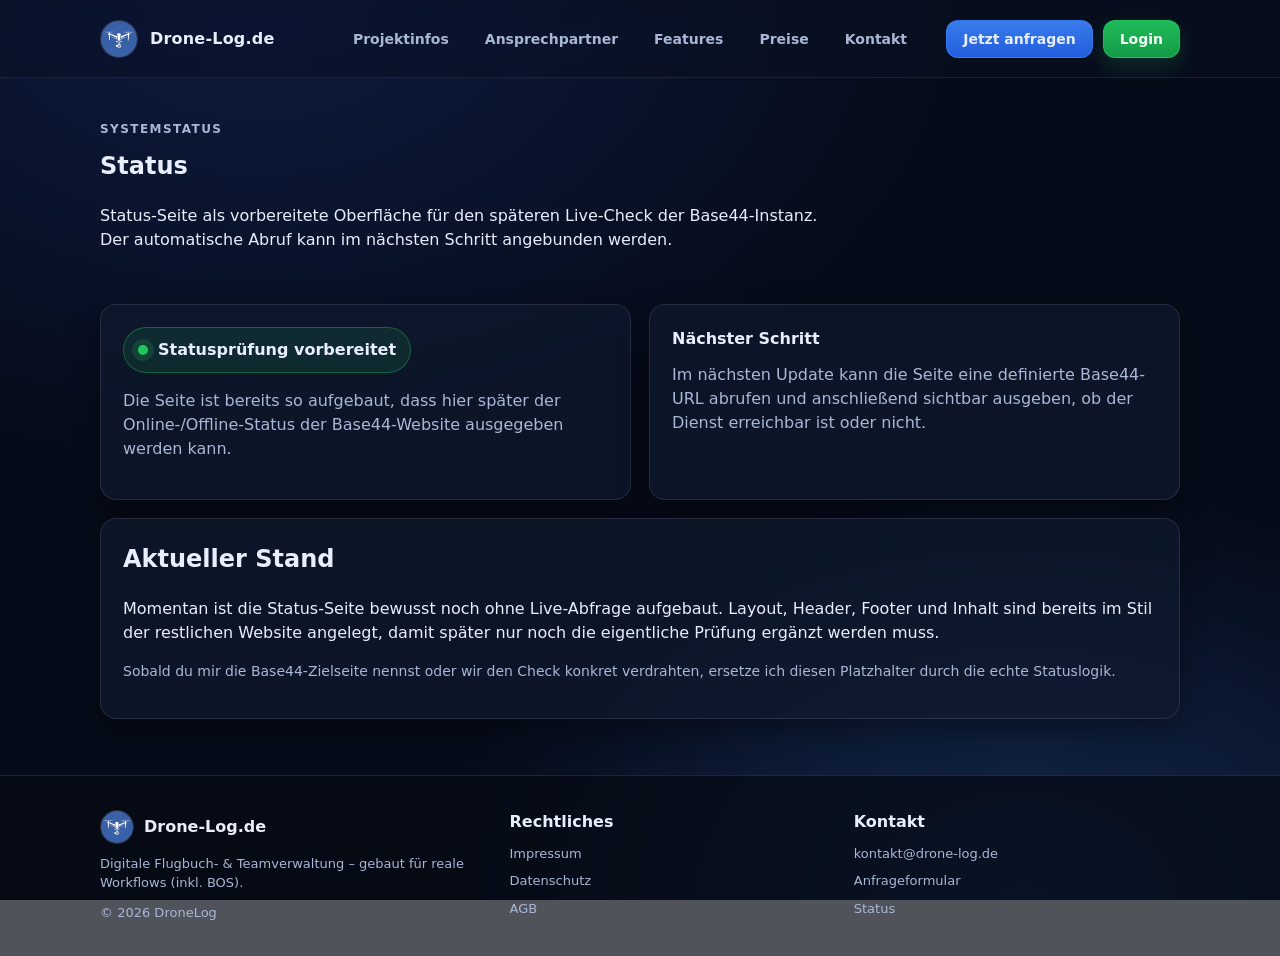
<file: status.html>
<!DOCTYPE html>
<html lang="de"><head>
<meta charset="utf-8"/>
<meta content="width=device-width, initial-scale=1" name="viewport"/>
<title>Status – DroneLog</title>
<meta content="DroneLog – digitale Flugbuch- und Teamverwaltung (BOS-Fokus). Export, Rollen, Nachweise und mehr." name="description"/>
<link as="style" href="assets/css/style.css?v=3" rel="preload"/>
<link href="assets/css/style.css?v=3" rel="stylesheet"/>
<script defer="" src="assets/js/applyTheme.js"></script>
<script defer="" src="assets/js/main.js"></script>
<link rel="icon" type="image/png" sizes="32x32" href="assets/img/favicon-32.png">
<link rel="icon" type="image/png" sizes="16x16" href="assets/img/favicon-16.png">
<link rel="apple-touch-icon" sizes="180x180" href="assets/img/apple-touch-icon.png">
<link rel="icon" type="image/png" sizes="512x512" href="assets/img/favicon-512.png">
</head><body>
<div class="background-fixed"></div><header class="site-header">
<div class="container header-inner">
<a aria-label="DroneLog Startseite" class="brand" href="index.html#top">
<span class="brand-logo">
<img alt="DroneLog Logo" src="assets/img/logo-dronelog.jpg"/>
</span>
<span class="brand-name">Drone-Log.de</span>
</a>
<nav aria-label="Hauptnavigation" class="nav">
<a href="projektinfos.html">Projektinfos</a>
<a href="ansprechpartner.html">Ansprechpartner</a>
<a href="features.html">Features</a>
<a href="preise.html">Preise</a>
<a href="kontakt.html">Kontakt</a>
</nav>
<div class="header-actions">
<button aria-controls="mobileNav" aria-expanded="false" aria-label="Menü öffnen" class="btn burger" data-burger="" type="button"><span class="burger-box" aria-hidden="true"><span></span><span></span><span></span></span></button>
<a class="btn primary" href="anfragen.html">Jetzt anfragen</a>
<a class="btn" href="https://drone-log.de/" rel="noopener" target="_blank">Login</a>
</div>
</div>
<div class="mobile-nav" data-mobile-nav="" data-open="false" id="mobileNav"></div>
</header>
<main class="legal-page">
  <section class="container legal-wrap">
    <div class="legal-hero">
      <div class="kicker">Systemstatus</div>
      <h1 style="margin-top:10px;">Status</h1>
      <p class="lead" style="margin-top:10px; max-width:72ch;">Status-Seite als vorbereitete Oberfläche für den späteren Live-Check der Base44-Instanz. Der automatische Abruf kann im nächsten Schritt angebunden werden.</p>
    </div>

    <div class="status-grid">
      <div class="card pad">
        <div class="status-pill"><span class="status-dot"></span> Statusprüfung vorbereitet</div>
        <p style="margin-top:16px;">Die Seite ist bereits so aufgebaut, dass hier später der Online-/Offline-Status der Base44-Website ausgegeben werden kann.</p>
      </div>
      <div class="card pad">
        <strong>Nächster Schritt</strong>
        <p style="margin-top:12px;">Im nächsten Update kann die Seite eine definierte Base44-URL abrufen und anschließend sichtbar ausgeben, ob der Dienst erreichbar ist oder nicht.</p>
      </div>
    </div>

    <div class="card pad">
      <h2 style="margin-top:0;">Aktueller Stand</h2>
      <p>Momentan ist die Status-Seite bewusst noch ohne Live-Abfrage aufgebaut. Layout, Header, Footer und Inhalt sind bereits im Stil der restlichen Website angelegt, damit später nur noch die eigentliche Prüfung ergänzt werden muss.</p>
      <p class="status-note" style="margin-top:14px;">Sobald du mir die Base44-Zielseite nennst oder wir den Check konkret verdrahten, ersetze ich diesen Platzhalter durch die echte Statuslogik.</p>
    </div>
  </section>
</main><footer aria-label="Footer" class="footer">
<div class="container footer-grid">
<div>
<div style="display:flex; align-items:center; gap:10px; margin-bottom:10px;">
<span aria-hidden="true" class="brand-logo" style="width:34px; height:34px;">
<img alt="" src="assets/img/logo-dronelog.jpg"/>
</span>
<strong>Drone-Log.de</strong>
</div>
<div class="small">
          Digitale Flugbuch- &amp; Teamverwaltung – gebaut für reale Workflows (inkl. BOS).
        </div>
<div class="small" style="margin-top:10px;">© <span id="year"></span> DroneLog</div>
<script>document.getElementById('year').textContent = new Date().getFullYear();</script>
</div>
<div>
<strong>Rechtliches</strong>
<div class="small" style="margin-top:10px; display:grid; gap:8px;">
<a href="impressum.html">Impressum</a>
<a href="datenschutz.html">Datenschutz</a>
<a href="agb.html">AGB</a>
</div>
</div>
<div>
<strong>Kontakt</strong>
<div class="small" style="margin-top:10px; display:grid; gap:8px;">
<a href="mailto:kontakt@drone-log.de">kontakt@drone-log.de</a>
<a href="kontakt.html#kontakt">Anfrageformular</a>
<a href="status.html">Status</a>
</div>
</div>
</div>
</footer></body></html>
</file>
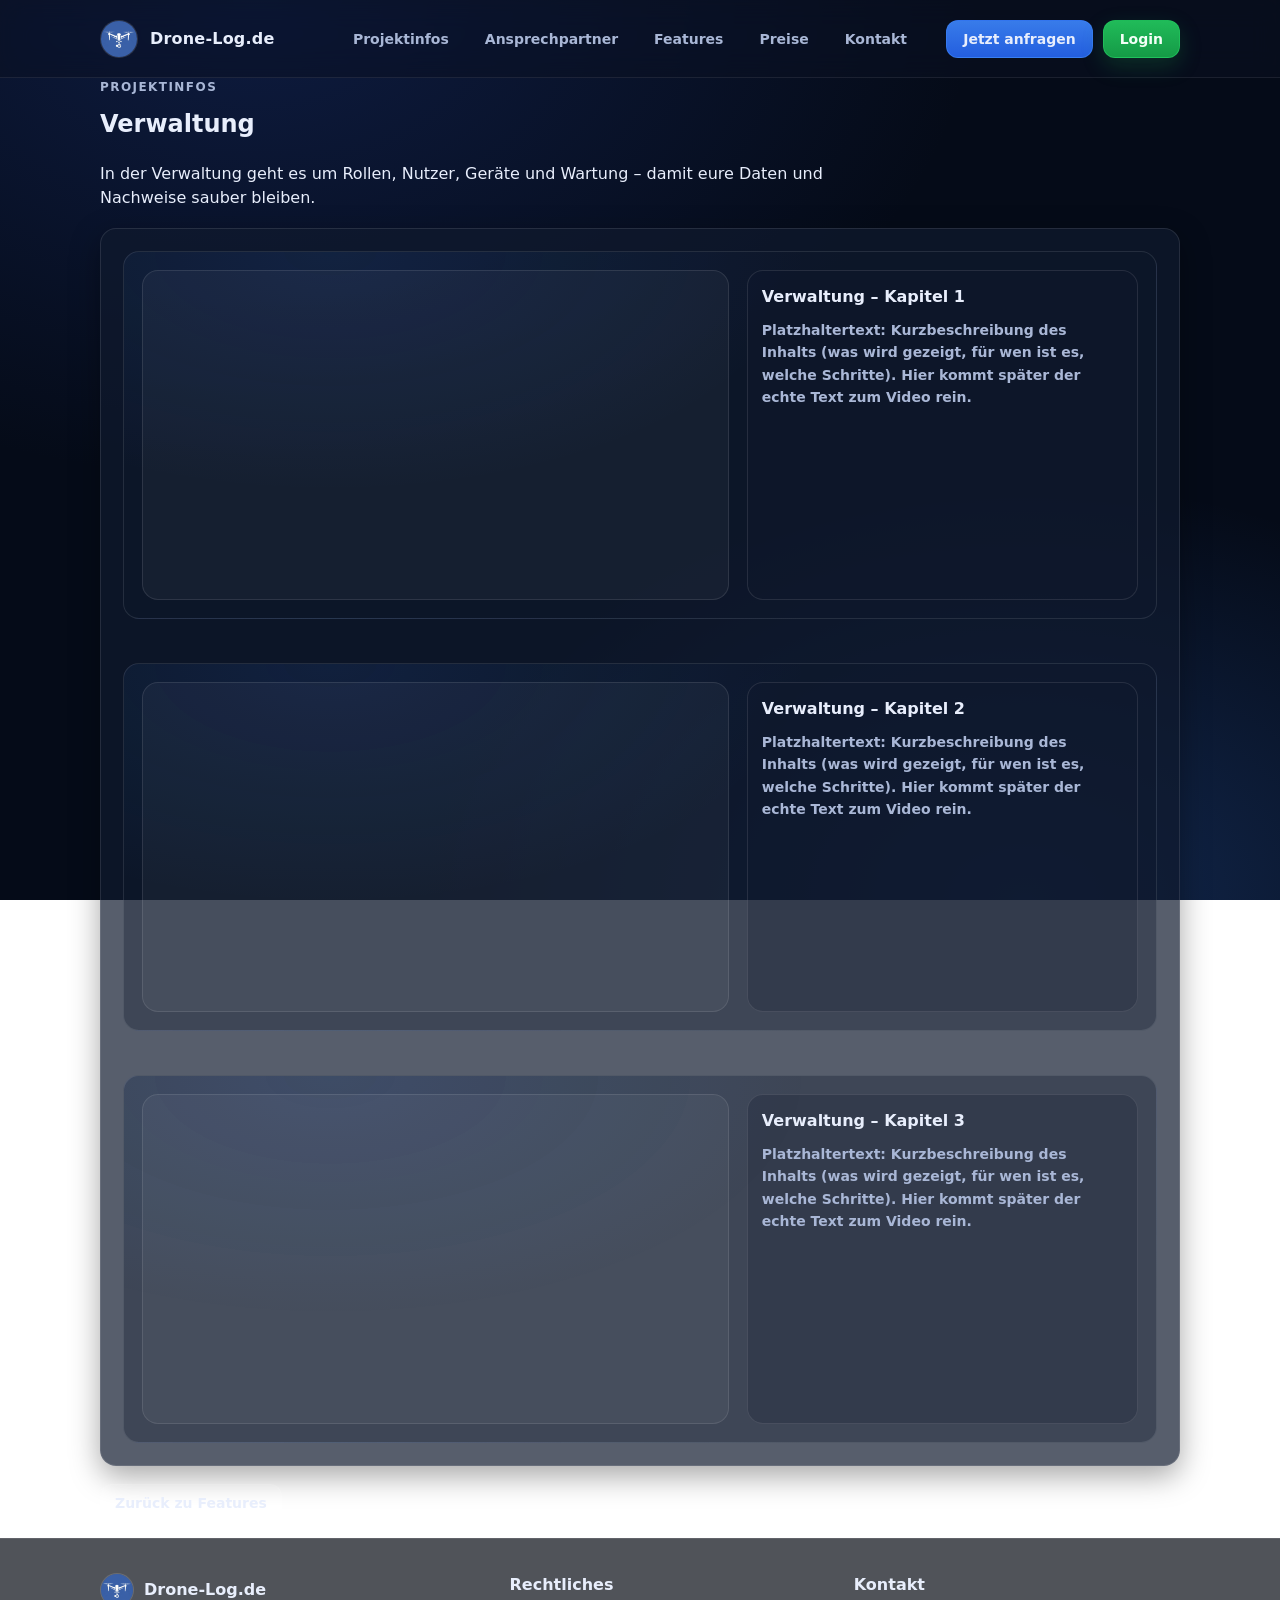
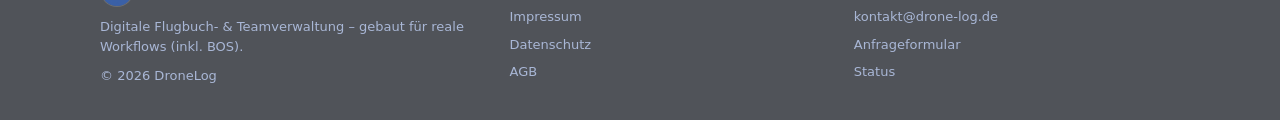
<file: verwaltung.html>
<!doctype html>
<html lang="de">
<head>
  <meta charset="utf-8" />
  <meta name="viewport" content="width=device-width, initial-scale=1" />
  <title>Verwaltung – DroneLog</title>
  <link rel="preload" href="assets/css/style.css" as="style" />
  <link rel="stylesheet" href="assets/css/style.css" />
  <link rel="icon" type="image/png" sizes="32x32" href="assets/img/favicon-32.png" />
</head>
<body>
<div class="background-fixed"></div>
  <header class="site-header">
<div class="container header-inner">
<a aria-label="DroneLog Startseite" class="brand" href="index.html#top">
<span class="brand-logo">
<img alt="DroneLog Logo" src="assets/img/logo-dronelog.jpg"/>
</span>
<span class="brand-name">Drone-Log.de</span>
</a>
<nav aria-label="Hauptnavigation" class="nav">
<a class="active" href="projektinfos.html">Projektinfos</a>
<a href="ansprechpartner.html">Ansprechpartner</a>
<a href="features.html">Features</a>
<a href="preise.html">Preise</a>
<a href="kontakt.html">Kontakt</a>
</nav>
<div class="header-actions">
<button aria-controls="mobileNav" aria-expanded="false" aria-label="Menü öffnen" class="btn burger" data-burger="" type="button"><span class="burger-box" aria-hidden="true"><span></span><span></span><span></span></span></button>
<a class="btn primary" href="anfragen.html">Jetzt anfragen</a>
<a class="btn" href="https://drone-log.de/" rel="noopener" target="_blank">Login</a>
</div>
</div>
<!-- Mobile Nav -->
<div class="mobile-nav" data-mobile-nav="" data-open="false" id="mobileNav"></div>
</header>

  <main class="page">
    <section class="container">
      <div class="kicker">Projektinfos</div>
      <h1 style="margin-top:10px;">Verwaltung</h1>
      <p class="lead" style="margin-top:10px; max-width: 72ch;">In der Verwaltung geht es um Rollen, Nutzer, Geräte und Wartung – damit eure Daten und Nachweise sauber bleiben.</p>

      <div class="video-list card pad" style="margin-top:18px;">
<div class="video-row">
          <div class="video-embed" data-youtube-id="3UrKq7xj7TI"></div>
          <div class="video-text">
            <h3>Verwaltung – Kapitel 1</h3>
            <p>Platzhaltertext: Kurzbeschreibung des Inhalts (was wird gezeigt, für wen ist es, welche Schritte). Hier kommt später der echte Text zum Video rein.</p>
          </div>
        </div>
        
        

        <div class="video-row">
          <div class="video-embed" data-youtube-id="3UrKq7xj7TI"></div>
          <div class="video-text">
            <h3>Verwaltung – Kapitel 2</h3>
            <p>Platzhaltertext: Kurzbeschreibung des Inhalts (was wird gezeigt, für wen ist es, welche Schritte). Hier kommt später der echte Text zum Video rein.</p>
          </div>
        </div>
        
        

        <div class="video-row">
          <div class="video-embed" data-youtube-id="3UrKq7xj7TI"></div>
          <div class="video-text">
            <h3>Verwaltung – Kapitel 3</h3>
            <p>Platzhaltertext: Kurzbeschreibung des Inhalts (was wird gezeigt, für wen ist es, welche Schritte). Hier kommt später der echte Text zum Video rein.</p>
          </div>
        </div>
        
      </div>

      <p style="margin-top:18px;">
        <a class="btn" href="features.html">Zurück zu Features</a>
      </p>
    </section>
  </main>

  <footer aria-label="Footer" class="footer">
<div class="container footer-grid">
<div>
<div style="display:flex; align-items:center; gap:10px; margin-bottom:10px;">
<span aria-hidden="true" class="brand-logo" style="width:34px; height:34px;">
<img alt="" src="assets/img/logo-dronelog.jpg"/>
</span>
<strong>Drone-Log.de</strong>
</div>
<div class="small">
          Digitale Flugbuch- &amp; Teamverwaltung – gebaut für reale Workflows (inkl. BOS).
        </div>
<div class="small" style="margin-top:10px;">© <span id="year"></span> DroneLog</div>
<script>document.getElementById('year').textContent = new Date().getFullYear();</script>
</div>
<div>
<strong>Rechtliches</strong>
<div class="small" style="margin-top:10px; display:grid; gap:8px;">
<a href="impressum.html">Impressum</a>
<a href="datenschutz.html">Datenschutz</a>
<a href="agb.html">AGB</a>
</div>
</div>
<div>
<strong>Kontakt</strong>
<div class="small" style="margin-top:10px; display:grid; gap:8px;">
<a href="mailto:kontakt@drone-log.de">kontakt@drone-log.de</a>
<a href="kontakt.html#kontakt">Anfrageformular</a>
<a href="status.html">Status</a>
</div>
</div>
</div>
</footer>
  <script src="assets/js/main.js"></script>
</body>
</html>
</file>
<file: assets/css/style.css>
:root{
  --c-bg:#0c1220;
  --c-surface:#111a2e;
  --c-surface2:#0f172a;
  --c-text:#e8eefc;
  --c-muted:#a9b7d6;
  --c-primary:#3b82f6;
  --c-primary2:#2563eb;
  --c-border:rgba(255,255,255,0.10);

  --l-maxWidth:1120px;
  --l-headerHeight:72px;
  --l-radius:16px;

  --t-fontFamily:system-ui, -apple-system, Segoe UI, Roboto, Helvetica, Arial, sans-serif;
  --t-baseSize:16px;
  --t-h1:46px;
  --t-h2:30px;
  --t-lineHeight:1.5;

  --e-shadow:0 10px 30px rgba(0,0,0,0.35);
}

*{box-sizing:border-box}
html{scroll-behavior:smooth}
body{
  margin:0;
  font-family:var(--t-fontFamily);
  font-size:var(--t-baseSize);
  line-height:var(--t-lineHeight);
  color:var(--c-text);
  background:
    radial-gradient(900px 600px at 20% 0%, rgba(59,130,246,0.25), transparent 60%),
    radial-gradient(800px 500px at 80% 20%, rgba(37,99,235,0.20), transparent 60%),
    linear-gradient(180deg, #070b13 0%, var(--c-bg) 20%, #070b13 100%);
}

a{color:inherit; text-decoration:none}
.container{max-width:var(--l-maxWidth); margin:0 auto; padding:0 20px}

.container-fluid{
  width:100%;
  max-width:none;
  margin:0;
  padding:0 clamp(16px, 3vw, 56px);
}
.skip-link{
  position:absolute; left:-999px; top:auto; width:1px; height:1px; overflow:hidden;
}
.skip-link:focus{
  left:20px; top:18px; width:auto; height:auto; padding:10px 12px;
  border-radius:10px; background:var(--c-surface); border:1px solid var(--c-border); z-index:9999;
}

/* Header (sticky) */
.site-header{
  position:sticky; top:0; z-index:2000;
  height:var(--l-headerHeight);
  backdrop-filter:saturate(1.2) blur(10px);
  background:rgba(7, 11, 19, 0.65);
  border-bottom:1px solid var(--c-border);
}
.header-inner{
  height:100%;
  display:flex; align-items:center; justify-content:space-between; gap:16px;
}
.brand{
  display:flex; align-items:center; gap:12px; min-width: 220px;
}
.brand-logo{
  width:38px; height:38px; border-radius:999px; overflow:hidden;
  border:1px solid var(--c-border); background:rgba(255,255,255,0.05);
  display:grid; place-items:center;
}
.brand-logo img{width:100%; height:100%; object-fit:cover}
.brand-name{
  font-weight:700;
  letter-spacing:0.2px;
}
.nav{
  display:flex; align-items:center; gap:18px;
}
.nav a{
  color:var(--c-muted);
  font-weight:600;
  font-size:14px;
  padding:10px 10px;
  border-radius:10px;
}
.nav a:hover{background:rgba(255,255,255,0.06); color:var(--c-text)}

.header-actions{display:flex; align-items:center; gap:10px; min-width: 240px; justify-content:flex-end;}
.btn{
  display:inline-flex; align-items:center; justify-content:center;
  height:38px; padding:0 14px;
  border-radius:12px;
  border:1px solid var(--c-border);
  background:rgba(255,255,255,0.06);
  color:var(--c-text);
  font-weight:700; font-size:14px;
  white-space:nowrap;
  flex-shrink:0;
}
.btn:hover{background:rgba(255,255,255,0.10)}
.btn.primary{
  border-color:rgba(59,130,246,0.65);
  background:linear-gradient(180deg, rgba(59,130,246,0.95), rgba(37,99,235,0.95));
}
.btn.primary:hover{filter:brightness(1.05)}

/* Hero */
.hero{
  padding:56px 0 34px;
}
.hero-card{
  background:linear-gradient(180deg, rgba(17,26,46,0.9), rgba(15,23,42,0.85));
  border:1px solid var(--c-border);
  border-radius:var(--l-radius);
  box-shadow:var(--e-shadow);
  padding:34px;
}
.hero h1{margin:0 0 12px; font-size:var(--t-h1); line-height:1.1}
.hero p{margin:0; color:var(--c-muted); max-width:70ch}
.hero-points{
  margin:18px 0 0; padding:0; list-style:none;
  display:flex; flex-wrap:wrap; gap:10px;
}
.hero-points li{
  padding:10px 12px;
  border:1px solid var(--c-border);
  background:rgba(255,255,255,0.05);
  border-radius:999px;
  font-weight:600;
  color:var(--c-text);
}

/* Sections */
.section{
  padding:42px 0;
}
.section + .section{border-top:1px solid rgba(255,255,255,0.06)}
.feature{
  display:grid;
  grid-template-columns: 1fr 1fr;
  gap:26px;
  align-items:center;
}
.feature.reverse{direction:rtl}
.feature.reverse > *{direction:ltr}

.card{
  background:rgba(17,26,46,0.70);
  border:1px solid var(--c-border);
  border-radius:var(--l-radius);
  box-shadow:var(--e-shadow);
}
.card.pad{padding:22px}
.kicker{
  color:var(--c-muted);
  text-transform:uppercase;
  letter-spacing:0.12em;
  font-weight:800;
  font-size:12px;
}
.section h2{margin:10px 0 10px; font-size:var(--t-h2); line-height:1.15}
.section p{margin:0; color:var(--c-muted)}
.section ul{margin:14px 0 0; color:var(--c-muted)}
.media{
  overflow:hidden;
}
.media img{
  width:100%;
  height:auto;
  display:block;
}

/* Footer */
.footer{
  padding:34px 0;
  border-top:1px solid var(--c-border);
  background:rgba(7,11,19,0.7);
}
.footer-grid{
  display:grid;
  grid-template-columns: 1.2fr 1fr 1fr;
  gap:18px;
}
.footer a{color:var(--c-muted)}
.footer a:hover{color:var(--c-text)}
.small{color:var(--c-muted); font-size:13px}

/* Mobile */
.burger{display:none}
@media (max-width: 980px){
  .nav{display:none}
  .burger{display:inline-flex}
  .header-inner{position:relative; padding-right:72px}
  .header-actions{
    min-width:auto;
    position:absolute;
    right:20px;
    top:50%;
    transform:translateY(-50%);
    margin-left:0;
  }
  .header-actions > a.btn{display:none}
  .brand{min-width:auto; padding-right:0}
  .feature{grid-template-columns:1fr; gap:16px}
  .feature.reverse{direction:ltr}
  .hero h1{font-size:36px}
  .footer-grid{grid-template-columns:1fr; gap:12px}
}


/* Full-width feature rows */
.section .feature{
  width:100%;
}
.section .feature .card{
  border-radius:var(--l-radius);
}
.section .feature .media{
  height: min(520px, 60vh);
}

/* Partners marquee */
.partner-sep{
  height:1px;
  margin:36px 0 0;
  background:linear-gradient(90deg, rgba(255,255,255,0), var(--c-border), rgba(255,255,255,0));
}
.partners{
  padding:22px 0 10px;
}
.partners-title{
  margin:0 0 14px;
  font-size:18px;
  letter-spacing:0.06em;
  text-transform:uppercase;
  color:var(--c-muted);
}
.marquee{
  position:relative;
  overflow:hidden;
  width:100%;
  padding:10px 0 22px;
  mask-image: linear-gradient(90deg, transparent, #000 10%, #000 90%, transparent);
}
.marquee__track{
  display:flex;
  gap:18px;
  align-items:center;
  width:max-content;
  animation: marquee 28s linear infinite;
}
.logo-pill{
  flex:0 0 auto;
  padding:10px 14px;
  border-radius:999px;
  border:1px solid var(--c-border);
  background:rgba(17,26,46,0.35);
  display:flex;
  align-items:center;
  justify-content:center;
}
.logo-pill img{
  height: 180px; /* doubled size */
  width: auto;
  display: block;
  opacity: 1;
  filter: none;
  transition: 0.2s ease;
}
@keyframes marquee{
  0%{ transform: translateX(0); }
  100%{ transform: translateX(-50%); }
}


/* ========================================= */
/* Responsive improvements */
/* ========================================= */

/* If the viewport becomes too narrow for cropped feature images,
   switch to 'contain' so the FULL image is always visible. */
@media (max-width: 1200px){
  .section .feature .media{
    height: auto;
  }
  .section .feature .media img{
    height: auto;
    max-height: 520px;
    object-fit: contain;
    background: rgba(255,255,255,0.02);
  }
}

/* When features stack (<=980px), center headings + kickers + keywords */
@media (max-width: 980px){
  .section .kicker,
  .section h2,
  .section p{
    text-align: center;
  }

  .section ul{
    margin: 14px auto 0;
    padding: 0;
    list-style-position: inside;
    text-align: center;
  }
  .section ul li{
    margin: 6px 0;
    text-align: center;
  }

  .section .card.pad{
    text-align: center;
  }
}

/* Extra small screens: keep images fully visible without becoming too tall */
@media (max-width: 520px){
  .section .feature .media img{
    max-height: 62vh;
  }
}


/* ========================================= */
/* Mobile Menu Background Blur Overlay */
/* ========================================= */

/* When menu is open, add blur + dark overlay behind it.
   Supports common toggle classes: menu-open / nav-open / is-menu-open */

body.menu-open::before,
body.nav-open::before,
body.is-menu-open::before{
  content: "";
  position: fixed;
  inset: 0;
  background: rgba(0,0,0,0.45);
  backdrop-filter: blur(14px);
  -webkit-backdrop-filter: blur(14px);
  z-index: 1500;
}

/* Make sure the opened nav sits above the blur */
.nav.open,
.nav.active,
.nav.is-open{
  position: fixed;
  top: var(--l-headerHeight);
  left: 12px;
  right: 12px;
  padding: 18px;
  border-radius: 18px;
  background: rgba(7,11,19,0.85);
  border: 1px solid var(--c-border);
  box-shadow: 0 25px 60px rgba(0,0,0,0.6);
  backdrop-filter: saturate(1.3) blur(18px);
  -webkit-backdrop-filter: saturate(1.3) blur(18px);
  z-index: 2000;
}

/* Improve readability of nav links */
.nav.open a,
.nav.active a,
.nav.is-open a{
  display: block;
  padding: 14px;
  font-size: 18px;
  font-weight: 700;
  border-radius: 14px;
  background: rgba(255,255,255,0.06);
  color: var(--c-text);
}


/* ========================================= */
/* Mobile menu readability (blur overlay) */
/* ========================================= */

@media (max-width: 980px){
  /* Blur/dim page behind open menu */
  body.menu-open::before{
    content:"";
    position:fixed;
    inset:0;
    background:rgba(0,0,0,0.45);
    backdrop-filter: blur(14px);
    -webkit-backdrop-filter: blur(14px);
    z-index:1500;
  }

  /* Opened mobile nav panel */
  .nav.open{
    display:flex !important;
    flex-direction:column;
    gap:14px;
    position:fixed;
    left:12px;
    right:12px;
    top:calc(var(--l-headerHeight) + 12px);
    padding:16px;
    border-radius:18px;
    background:rgba(7, 11, 19, 0.78);
    border:1px solid var(--c-border);
    box-shadow:0 18px 55px rgba(0,0,0,0.55);
    backdrop-filter:saturate(1.25) blur(16px);
    -webkit-backdrop-filter:saturate(1.25) blur(16px);
    z-index:2000;
  }

  .nav.open a{
    display:block;
    padding:14px 14px;
    border-radius:16px;
    background:rgba(255,255,255,0.06);
    border:1px solid rgba(255,255,255,0.10);
    color:var(--c-text);
    font-size:18px;
    font-weight:800;
    letter-spacing:0.2px;
  }
  .nav.open a:hover{
    background:rgba(255,255,255,0.10);
  }
}

/* Smaller primary button on very small screens */
@media (max-width: 520px){
  .btn.primary{
    border-color:rgba(59,130,246,0.55);
    background:rgba(59,130,246,0.20);
    box-shadow:none;
  }
}


/* ========================================= */
/* Pro Header + Hero upgrades */
/* ========================================= */

/* Header polish */
.site-header{
  background: rgba(12,18,32,0.55);
  backdrop-filter: saturate(1.25) blur(14px);
  -webkit-backdrop-filter: saturate(1.25) blur(14px);
  border-bottom: 1px solid rgba(255,255,255,0.08);
}

.nav{
  gap: 10px;
}

.nav a{
  padding: 10px 12px;
  border-radius: 999px;
  border: 1px solid transparent;
  color: var(--c-muted);
  font-weight: 700;
}

.nav a:hover{
  color: var(--c-text);
  background: rgba(255,255,255,0.05);
  border-color: rgba(255,255,255,0.08);
}

.nav a.active{
  color: var(--c-text);
  background: rgba(59,130,246,0.16);
  border-color: rgba(59,130,246,0.35);
}

/* Extra "ghost" button for hero */
.btn.ghost{
  background: rgba(255,255,255,0.04);
  border: 1px solid rgba(255,255,255,0.10);
}

/* Mobile nav panel */
.mobile-nav{
  position: fixed;
  left: 0;
  right: 0;
  top: var(--l-headerHeight);
  padding: 12px;
  display: none;
  z-index: 2000;
}

.mobile-nav.open{
  display: block;
}

.mobile-panel{
  border-radius: 18px;
  border: 1px solid var(--c-border);
  background: rgba(7, 11, 19, 0.82);
  box-shadow: 0 18px 55px rgba(0,0,0,0.55);
  backdrop-filter: saturate(1.25) blur(16px);
  -webkit-backdrop-filter: saturate(1.25) blur(16px);
  padding: 14px;
}

.mobile-links{
  display: grid;
  gap: 10px;
}

.mobile-link{
  display: block;
  padding: 14px 14px;
  border-radius: 16px;
  background: rgba(255,255,255,0.06);
  border: 1px solid rgba(255,255,255,0.10);
  color: var(--c-text);
  font-size: 18px;
  font-weight: 800;
}

.mobile-link.active{
  background: rgba(59,130,246,0.18);
  border-color: rgba(59,130,246,0.35);
}

.mobile-actions{
  display:grid;
  grid-template-columns:1fr 1fr;
  gap:10px;
  margin:0 0 12px;
}

.mobile-actions .btn{
  width:100%;
}

/* Blur overlay behind mobile menu */
@media (max-width: 980px){
  body.menu-open::before{
    content:"";
    position:fixed;
    inset:0;
    background:rgba(0,0,0,0.45);
    backdrop-filter: blur(14px);
    -webkit-backdrop-filter: blur(14px);
    z-index:1500;
  }
}

/* Hero upgrade */
.hero{
  padding-top: calc(var(--l-headerHeight) + 26px);
}

.hero-grid{
  display: grid;
  grid-template-columns: 1.15fr 0.85fr;
  gap: 26px;
  align-items: stretch;
}

.hero-copy .lead{
  color: var(--c-muted);
  font-size: 18px;
  line-height: 1.65;
  margin-top: 14px;
}

.hero-badge{
  display: inline-flex;
  gap: 8px;
  align-items: center;
  padding: 8px 12px;
  border-radius: 999px;
  border: 1px solid rgba(255,255,255,0.10);
  background: rgba(255,255,255,0.04);
  color: var(--c-text);
  font-weight: 700;
  font-size: 13px;
}

.hero-cta{
  display: flex;
  gap: 12px;
  flex-wrap: wrap;
  margin-top: 18px;
}

.hero-chips{
  display: flex;
  gap: 10px;
  flex-wrap: wrap;
  margin-top: 16px;
}

.chip{
  padding: 8px 10px;
  border-radius: 999px;
  border: 1px solid rgba(255,255,255,0.10);
  background: rgba(17,26,46,0.35);
  color: var(--c-text);
  font-size: 13px;
  font-weight: 700;
}

.hero-visual{
  padding: 0;
  overflow: hidden;
  border: 1px solid rgba(255,255,255,0.10);
  background:
    radial-gradient(900px 450px at 20% 0%, rgba(59,130,246,0.18), transparent 55%),
    radial-gradient(700px 420px at 90% 30%, rgba(37,99,235,0.14), transparent 55%),
    rgba(17,26,46,0.35);
}

.hero-visual-top{
  display: flex;
  align-items: center;
  gap: 10px;
  padding: 14px 16px;
  border-bottom: 1px solid rgba(255,255,255,0.08);
}

.hero-visual-top .dot{
  width: 10px;
  height: 10px;
  border-radius: 999px;
  background: rgba(255,255,255,0.25);
}

.hero-visual-title{
  margin-left: 6px;
  font-weight: 800;
  color: var(--c-text);
  font-size: 14px;
}

.hero-visual-body{
  padding: 16px;
  display: grid;
  gap: 12px;
}

.mini-row{
  display: flex;
  justify-content: space-between;
  gap: 12px;
  padding: 12px 12px;
  border-radius: 14px;
  border: 1px solid rgba(255,255,255,0.08);
  background: rgba(255,255,255,0.03);
}

.mini-label{
  color: var(--c-muted);
  font-weight: 700;
}

.mini-value{
  color: var(--c-text);
  font-weight: 800;
}

.mini-metrics{
  display: grid;
  grid-template-columns: repeat(3, 1fr);
  gap: 10px;
  margin-top: 4px;
}

.mini-metric{
  padding: 12px;
  border-radius: 14px;
  border: 1px solid rgba(255,255,255,0.08);
  background: rgba(255,255,255,0.03);
  text-align: center;
}

.mini-metric-num{
  font-size: 18px;
  font-weight: 900;
}

.mini-metric-lbl{
  font-size: 12px;
  color: var(--c-muted);
  font-weight: 700;
  margin-top: 2px;
}

/* Stats section */
.stats-inner{
  display: grid;
  grid-template-columns: 1fr 1.2fr;
  gap: 22px;
  align-items: start;
}

.stats-grid{
  display: grid;
  grid-template-columns: repeat(2, 1fr);
  gap: 12px;
}

.stat-num{
  font-size: 28px;
  font-weight: 950;
  letter-spacing: -0.02em;
}

.stat-lbl{
  margin-top: 6px;
  color: var(--c-muted);
  font-weight: 700;
}

@media (max-width: 980px){
  .hero-grid{
    grid-template-columns: 1fr;
  }
  .hero-cta{
    justify-content: center;
  }
  .hero-copy, .hero-copy *{
    text-align: center;
  }
  .hero-chips{
    justify-content: center;
  }
  .stats-inner{
    grid-template-columns: 1fr;
  }
  .stats-grid{
    grid-template-columns: 1fr;
  }
}


/* ========================================= */
/* Hotfix: ensure Pro Hero styles apply */
/* ========================================= */
.hero .container.hero-grid{display:grid !important; grid-template-columns: 1.15fr 0.85fr !important; gap: 26px !important; align-items: stretch !important;}
.hero-badge{display:inline-flex !important; padding:8px 12px !important; border-radius:999px !important;}
.hero-chips .chip{display:inline-flex !important;}
.hero-visual{padding:0 !important; overflow:hidden !important;}
.mini-row{display:flex !important;}


/* Ensure wrappers do not crop */
.feature,
.card,
.section .image-wrapper {
  overflow: visible !important;
}

/* Remove forced heights if present */
.feature-image,
.section-image,
.card-image {
  height: auto !important;
  max-height: none !important;
}


.section .feature .media img{
  width: 100%;
  height: 100% !important;       /* override global auto-height */
  object-fit: contain !important;/* show full image, no crop */
  object-position: center center;
}

/* Tablet / mobile: slightly smaller but still consistent */
@media (max-width: 980px){
  .section .feature .media{
    height: min(420px, 52vh);
  }
}

@media (max-width: 520px){
  .section .feature .media{
    height: min(340px, 46vh);
  }
}


/* ========================================= */

/* Unified 16:9 canvas wrapper */
.section .feature .media{
  position: relative;
  width: 100%;
  aspect-ratio: 16 / 9;
  border-radius: var(--l-radius);
  overflow: hidden;
  background:
    radial-gradient(800px 400px at 20% 0%, rgba(59,130,246,0.15), transparent 60%),
    radial-gradient(600px 300px at 90% 30%, rgba(37,99,235,0.12), transparent 60%),
    rgba(17,26,46,0.35);
  display: flex;
  align-items: center;
  justify-content: center;
}

/* Image always fully visible */
.section .feature .media img{
  max-width: 92%;
  max-height: 92%;
  width: auto;
  height: auto;
  object-fit: contain !important;
  border-radius: 12px;
  box-shadow: 0 10px 40px rgba(0,0,0,0.35);
}

/* Slight scale consistency for very wide images */
.section .feature .media img[src*="feature-1"]{
  max-width: 95%;
}

/* Mobile adjustments */
@media (max-width: 980px){
  .section .feature .media{
    aspect-ratio: 16 / 10;
  }
}


/* ========================================= */
/* Consistent Feature Media Cards */
/* ========================================= */

/* Support both markup variants:
   - .feature .media
   - .feature .card.media (used in some sections)
*/
.section .feature .media,
.section .feature .card.media{
  position: relative;
  width: 100%;
  aspect-ratio: 16 / 9;
  border-radius: var(--l-radius);
  overflow: hidden;
  padding: 0;
  border: 1px solid rgba(255,255,255,0.10);
  background:
    radial-gradient(800px 400px at 20% 0%, rgba(59,130,246,0.15), transparent 60%),
    radial-gradient(600px 300px at 90% 30%, rgba(37,99,235,0.12), transparent 60%),
    rgba(17,26,46,0.35);
  display: flex;
  align-items: center;
  justify-content: center;
}

/* Always show whole image (no crop) */
.section .feature .media img,
.section .feature .card.media img{
  max-width: 92%;
  max-height: 92%;
  width: auto;
  height: auto;
  object-fit: contain !important;
  object-position: center center;
  border-radius: 12px;
  box-shadow: 0 10px 40px rgba(0,0,0,0.35);
  display: block;
}

/* Slightly larger fill for extra-wide shots */
.section .feature .media img.wide,
.section .feature .card.media img.wide{
  max-width: 95%;
}

@media (max-width: 980px){
  .section .feature .media,
  .section .feature .card.media{
    aspect-ratio: 16 / 10;
  }
}


/* ========================================= */
/* Projektinfos: Topic Cards + Video Rows */
/* ========================================= */
.topic-grid{
  display:grid;
  grid-template-columns: repeat(3, 1fr);
  gap: 14px;
  margin-top: 16px;
}

.topic-card{
  display:flex;
  flex-direction:column;
  gap: 10px;
  text-decoration:none;
  color: inherit;
}

.topic-card .topic-thumb{
  width:100%;
  aspect-ratio: 16/9;
  border-radius: var(--l-radius);
  border: 1px solid rgba(255,255,255,0.10);
  background: rgba(255,255,255,0.04);
  overflow:hidden;
  display:flex;
  align-items:center;
  justify-content:center;
}

.topic-card .topic-thumb img{
  width:100%;
  height:100%;
  object-fit: cover;
  opacity: 0.9;
}

.topic-card .topic-meta{
  padding: 14px;
}

.topic-card h3{
  margin: 0;
  font-size: 18px;
}

.topic-card p{
  margin: 8px 0 0;
  color: var(--c-muted);
  font-weight: 600;
  line-height: 1.5;
  font-size: 14px;
}

.topic-card:hover .topic-thumb{
  border-color: rgba(59,130,246,0.35);
  background: rgba(59,130,246,0.10);
}

.video-list{
  display:flex;
  flex-direction:column;
  gap: 0;
  margin-top: 16px;
}

.video-row{
  display:grid;
  grid-template-columns: 1.2fr 0.8fr;
  gap: 14px;
  align-items: stretch;
  padding: 16px 0;
}

.video-embed{
  width:100%;
  aspect-ratio: 16/9;
  border-radius: var(--l-radius);
  overflow:hidden;
  border: 1px solid rgba(255,255,255,0.10);
  background: rgba(255,255,255,0.04);
}

.video-embed iframe{
  width:100%;
  height:100%;
  border:0;
}

.video-text{
  border-radius: var(--l-radius);
  border: 1px solid rgba(255,255,255,0.10);
  background: rgba(17,26,46,0.25);
  padding: 14px;
}

.video-text h3{
  margin: 0;
  font-size: 16px;
}

.video-text p{
  margin: 10px 0 0;
  color: var(--c-muted);
  font-weight: 600;
  line-height: 1.6;
  font-size: 14px;
}

.video-sep{
  height: 1px;
  background: rgba(255,255,255,0.12);
  width: 100%;
}

@media (max-width: 980px){
  .topic-grid{
    grid-template-columns: 1fr;
  }
  .video-row{
    grid-template-columns: 1fr;
  }
}


/* ========================================= */
/* Sticky footer (footer at bottom of viewport) */
/* ========================================= */
html, body{
  height: 100%;
}

body{
  min-height: 100vh;
  display: flex;
  flex-direction: column;
}

main{
  flex: 1 0 auto;
}

footer{
  margin-top: auto;
}


/* YouTube fallback link (useful if embeds are blocked e.g. file://) */
.yt-fallback{
  padding: 10px 12px;
  text-align: center;
  font-weight: 700;
  color: var(--c-muted);
  border-top: 1px solid rgba(255,255,255,0.10);
  background: rgba(0,0,0,0.12);
}
.yt-fallback a{ color: var(--c-text); text-decoration: none; }
.yt-fallback a:hover{ text-decoration: underline; }


/* Local file:// YouTube preview */
.yt-local{
  width:100%;
  height:100%;
  display:flex;
  flex-direction:column;
}
.yt-local a{
  display:block;
  position:relative;
  width:100%;
  height:100%;
  text-decoration:none;
  color:inherit;
}
.yt-local img{
  width:100%;
  height:100%;
  object-fit: cover;
  display:block;
  opacity: 0.92;
}
.yt-local span{
  position:absolute;
  left:50%;
  top:50%;
  transform:translate(-50%,-50%);
  padding:10px 14px;
  border-radius: 999px;
  background: rgba(0,0,0,0.55);
  border: 1px solid rgba(255,255,255,0.20);
  color: #fff;
  font-weight: 800;
}
.yt-hint{
  padding:10px 12px;
  font-size: 12px;
  font-weight: 700;
  color: var(--c-muted);
  border-top: 1px solid rgba(255,255,255,0.10);
  background: rgba(0,0,0,0.12);
}


/* ========================================= */
/* FORCE CONSISTENT HEADER SIZE (GLOBAL) */
/* ========================================= */

header,
.site-header{
  height: 78px !important;
}

header .container,
.site-header .container{
  height: 78px !important;
  display: flex !important;
  align-items: center !important;
}

header .brand img,
.site-header .brand img{
  width: 36px !important;
  height: 36px !important;
}

header nav a,
.site-header nav a{
  font-size: 14px !important;
  line-height: 1 !important;
}

header .btn,
.site-header .btn{
  padding: 10px 16px !important;
  font-size: 14px !important;
}


/* ========================================= */
/* UNIFIED VIDEO BOX STYLE */
/* ========================================= */

.video-list{
  margin-top: 18px !important;
  margin-bottom: 18px !important;
  display: flex;
  flex-direction: column;
  gap: 18px;
}

.video-row{
  display: grid;
  grid-template-columns: 1.2fr 0.8fr;
  gap: 18px;
  padding: 18px;
  border-radius: var(--l-radius);
  border: 1px solid rgba(255,255,255,0.10);
  background:
    radial-gradient(800px 400px at 20% 0%, rgba(59,130,246,0.10), transparent 60%),
    rgba(17,26,46,0.35);
}

.video-sep{
  display: none !important;
}

@media (max-width: 980px){
  .video-row{
    grid-template-columns: 1fr;
  }
}


/* ========================================= */
/* FIX VIDEO ROW SPACING */
/* ========================================= */

.video-list{
  display: flex;
  flex-direction: column;
  gap: 22px !important; /* restore proper spacing between all video blocks */
}

.video-row{
  margin: 0 !important;
}


/* ========================================= */
/* VIDEO SPACING HARD FIX */
/* ========================================= */

/* Ensure the list is a flex column with consistent spacing */
.video-list,
.video-list.card,
.video-list.card.pad{
  display: flex !important;
  flex-direction: column !important;
  gap: 22px !important;
}

/* Fallback if a browser ignores gap for some reason */
.video-list > .video-row + .video-row{
  margin-top: 22px !important;
}


/* === FIXED BACKGROUND LAYER === */
html, body {
    height: 100%;
}

body {
    position: relative;
    z-index: 0;
    background: none;
}

.background-fixed {
    position: fixed;
    inset: 0;
    z-index: -1;
    background:
        radial-gradient(1200px 800px at 20% 0%, rgba(30, 58, 138, 0.35), transparent 60%),
        radial-gradient(1000px 700px at 80% 100%, rgba(59, 130, 246, 0.25), transparent 60%),
        #050b18;
    background-repeat: no-repeat;
    background-size: cover;
}


/* ========================================= */
/* Projektinfos: Text Sections (like video cards) */
/* ========================================= */
.info-list{
  display:flex;
  flex-direction:column;
  gap: 22px;
  margin-top: 18px;
}

.info-card{
  padding: 18px;
  border-radius: var(--l-radius);
  border: 1px solid rgba(255,255,255,0.10);
  background:
    radial-gradient(800px 400px at 20% 0%, rgba(59,130,246,0.10), transparent 60%),
    rgba(17,26,46,0.35);
}

.info-card h2{
  margin: 0;
  font-size: 18px;
}

.info-card p{
  margin: 10px 0 0;
  color: var(--c-muted);
  font-weight: 600;
  line-height: 1.7;
  font-size: 14px;
  max-width: 95ch;
}


/* ========================================= */
/* MOBILE LAYOUT HARDENING (no desktop change) */
/* ========================================= */

/* Stop accidental horizontal scroll on small screens */
@media (max-width: 520px){
  html, body{
    width: 100%;
    max-width: 100%;
    overflow-x: hidden;
  }

  /* Ensure containers never exceed viewport */
  .container{
    width: 100%;
    max-width: 100%;
    padding-left: 16px;
    padding-right: 16px;
  }

  /* Any card/grid should not force overflow */
  .card, .topic-card, .info-card, .video-row, .video-text{
    max-width: 100%;
  }

  /* Hero: prevent side-by-side overflow (stack) */
  .hero,
  .hero-grid,
  .hero-inner,
  .hero-content,
  .hero-visual{
    width: 100%;
    max-width: 100%;
  }

  /* Common two-column sections: force single column on narrow phones */
  .section-grid,
  .feature-row,
  .row,
  .grid,
  .grid-2,
  .grid-two,
  .grid-split{
    grid-template-columns: 1fr !important;
  }

  /* Images/iframes inside media boxes always fit */
  img, iframe{
    max-width: 100%;
  }

  /* Pills / tags wrap instead of pushing width */
  .pills,
  .tags,
  .chips{
    flex-wrap: wrap;
  }

  /* Buttons in header wrap nicely */
  header .nav-actions,
  header .actions,
  header .header-actions{
    flex-wrap: wrap;
    gap: 10px;
  }
}




/* ===== MOBILE HERO REAL FIX ===== */
@media (max-width: 900px){

  .hero-grid{
    grid-template-columns: 1fr !important;
    gap:20px;
  }

  .hero-visual{
    order:2;
    width:100%;
    max-width:100%;
  }

  .hero-copy{
    order:1;
  }

  /* stop hero card pushing width */
  .hero-visual.card{
    width:100%;
    max-width:100%;
  }

}

/* ===== PARTNER LOGOS MOBILE SCALE ===== */
@media (max-width: 900px){

  .partner img,
  .partners img,
  .partner-logo img{
    transform:scale(0.5);
    transform-origin:center;
  }

}


/* ========================================= */
/* MOBILE: HERO + OVERFLOW (keep desktop unchanged) */
/* ========================================= */
@media (max-width: 900px){
  /* Force stacking even if grid rules get weird */
  .hero-grid{
    display: flex !important;
    flex-direction: column !important;
    gap: 20px !important;
  }
  .hero-copy{ order: 1; }
  .hero-visual{ order: 2; width: 100% !important; max-width: 100% !important; }

  /* Prevent any section from causing horizontal overflow */
  #content, main, section{
    max-width: 100%;
    overflow-x: clip;
  }
}

/* ========================================= */
/* MOBILE: PARTNER MARQUEE SCALE (logos + pills) */
/* ========================================= */
@media (max-width: 900px){
  .marquee .logo-pill{
    padding: 10px 14px !important;
    border-radius: 18px !important;
  }
  .marquee .logo-pill img{
    height: 42px !important; /* ~50% smaller */
    width: auto !important;
    transform: none !important; /* keep crisp */
  }
}


/* ===== MOBILE WIDTH HARDENING ===== */
@media (max-width: 900px){
  *, *::before, *::after{
    min-width: 0;
  }

  .container,
  .container-fluid,
  .card,
  .pad,
  .hero-copy,
  .stats-inner,
  .stats-grid,
  .feature,
  .feature > *,
  .footer-grid,
  .mobile-panel{
    width: 100% !important;
    max-width: 100% !important;
  }

  h1, h2, h3, p, li, a, span, div{
    overflow-wrap: anywhere;
    word-break: break-word;
  }

  .hero .container.hero-grid{
    grid-template-columns: 1fr !important;
  }

  .section .feature,
  .feature,
  .stats-grid,
  .stats-inner,
  .footer-grid{
    grid-template-columns: 1fr !important;
  }
}


/* ===== LOGIN BUTTON GREEN ===== */
a.btn[href="https://drone-log.de/"],
.mobile-actions a.btn[href="https://drone-log.de/"]{
  border-color: rgba(34,197,94,0.75) !important;
  background: linear-gradient(180deg, rgba(34,197,94,0.95), rgba(22,163,74,0.95)) !important;
  color: #f3fff7 !important;
  box-shadow: 0 8px 22px rgba(22,163,74,0.22);
}

a.btn[href="https://drone-log.de/"]:hover,
.mobile-actions a.btn[href="https://drone-log.de/"]:hover{
  filter: brightness(1.05);
  background: linear-gradient(180deg, rgba(34,197,94,1), rgba(21,128,61,1)) !important;
}

/* ===== BURGER ICON ===== */
.burger{
  padding: 0 14px !important;
  min-width: 56px;
  justify-content:center;
}

.burger-box{
  position: relative;
  display: inline-flex;
  width: 22px;
  height: 16px;
}

.burger-box span{
  position: absolute;
  left: 0;
  width: 100%;
  height: 2.5px;
  border-radius: 999px;
  background: currentColor;
  transition: transform .22s ease, opacity .18s ease, top .22s ease;
}

.burger-box span:nth-child(1){ top: 0; }
.burger-box span:nth-child(2){ top: 6.5px; }
.burger-box span:nth-child(3){ top: 13px; }

.burger[aria-expanded="true"] .burger-box span:nth-child(1){
  top: 6.5px;
  transform: rotate(45deg);
}

.burger[aria-expanded="true"] .burger-box span:nth-child(2){
  opacity: 0;
}

.burger[aria-expanded="true"] .burger-box span:nth-child(3){
  top: 6.5px;
  transform: rotate(-45deg);
}

/* ===== PARTNER MARQUEE FIX ===== */
.marquee{
  isolation: isolate;
}

.marquee__track{
  will-change: transform;
  transform: translate3d(0,0,0);
  backface-visibility: hidden;
}

.logo-pill,
.logo-pill img{
  transform: translateZ(0);
  backface-visibility: hidden;
}

@media (max-width: 900px){
  .marquee{
    mask-image: none;
    -webkit-mask-image: none;
    overflow: hidden;
    padding-bottom: 18px;
  }

  .marquee__track{
    gap: 14px;
    animation-duration: 24s;
  }

  .logo-pill{
    padding: 8px 12px !important;
  }

  .logo-pill img{
    height: 36px !important;
    max-width: none;
    opacity: 1 !important;
  }

  .partners,
  .partners .container-fluid,
  .partners-title,
  .marquee{
    max-width: 100%;
    overflow-x: hidden;
  }
}


/* Button nowrap hotfix for tablets */
.header-actions .btn,
.mobile-actions .btn,
.hero-cta .btn{
  white-space: nowrap;
}


/* Legal / status pages */
.legal-page{padding:42px 0 56px;}
.legal-hero{margin-bottom:18px;}
.legal-wrap{display:grid; gap:18px;}
.legal-intro{display:grid; gap:14px;}
.legal-box{padding:18px; border:1px solid var(--c-border); border-radius:16px; background:rgba(255,255,255,0.04);}
.legal-box p,.legal-content p,.legal-content li,.legal-content address,.status-grid p{color:var(--c-muted);}
.legal-box address{font-style:normal; line-height:1.7;}
.legal-content{display:grid; gap:18px;}
.legal-content h2{margin:0 0 8px; font-size:22px; line-height:1.2;}
.legal-content h3{margin:0 0 8px; font-size:18px; line-height:1.2;}
.legal-content p{margin:0;}
.legal-content ul{margin:0; padding-left:20px;}
.status-grid{display:grid; grid-template-columns:repeat(2,minmax(0,1fr)); gap:18px;}
.status-pill{display:inline-flex; align-items:center; gap:10px; padding:10px 14px; border-radius:999px; border:1px solid rgba(34,197,94,0.35); background:rgba(34,197,94,0.12); color:var(--c-text); font-weight:800;}
.status-dot{width:10px; height:10px; border-radius:999px; background:#22c55e; box-shadow:0 0 0 6px rgba(34,197,94,0.16);}
.status-note{font-size:14px; color:var(--c-muted);}
@media (max-width: 820px){.status-grid{grid-template-columns:1fr;}}
</file>
